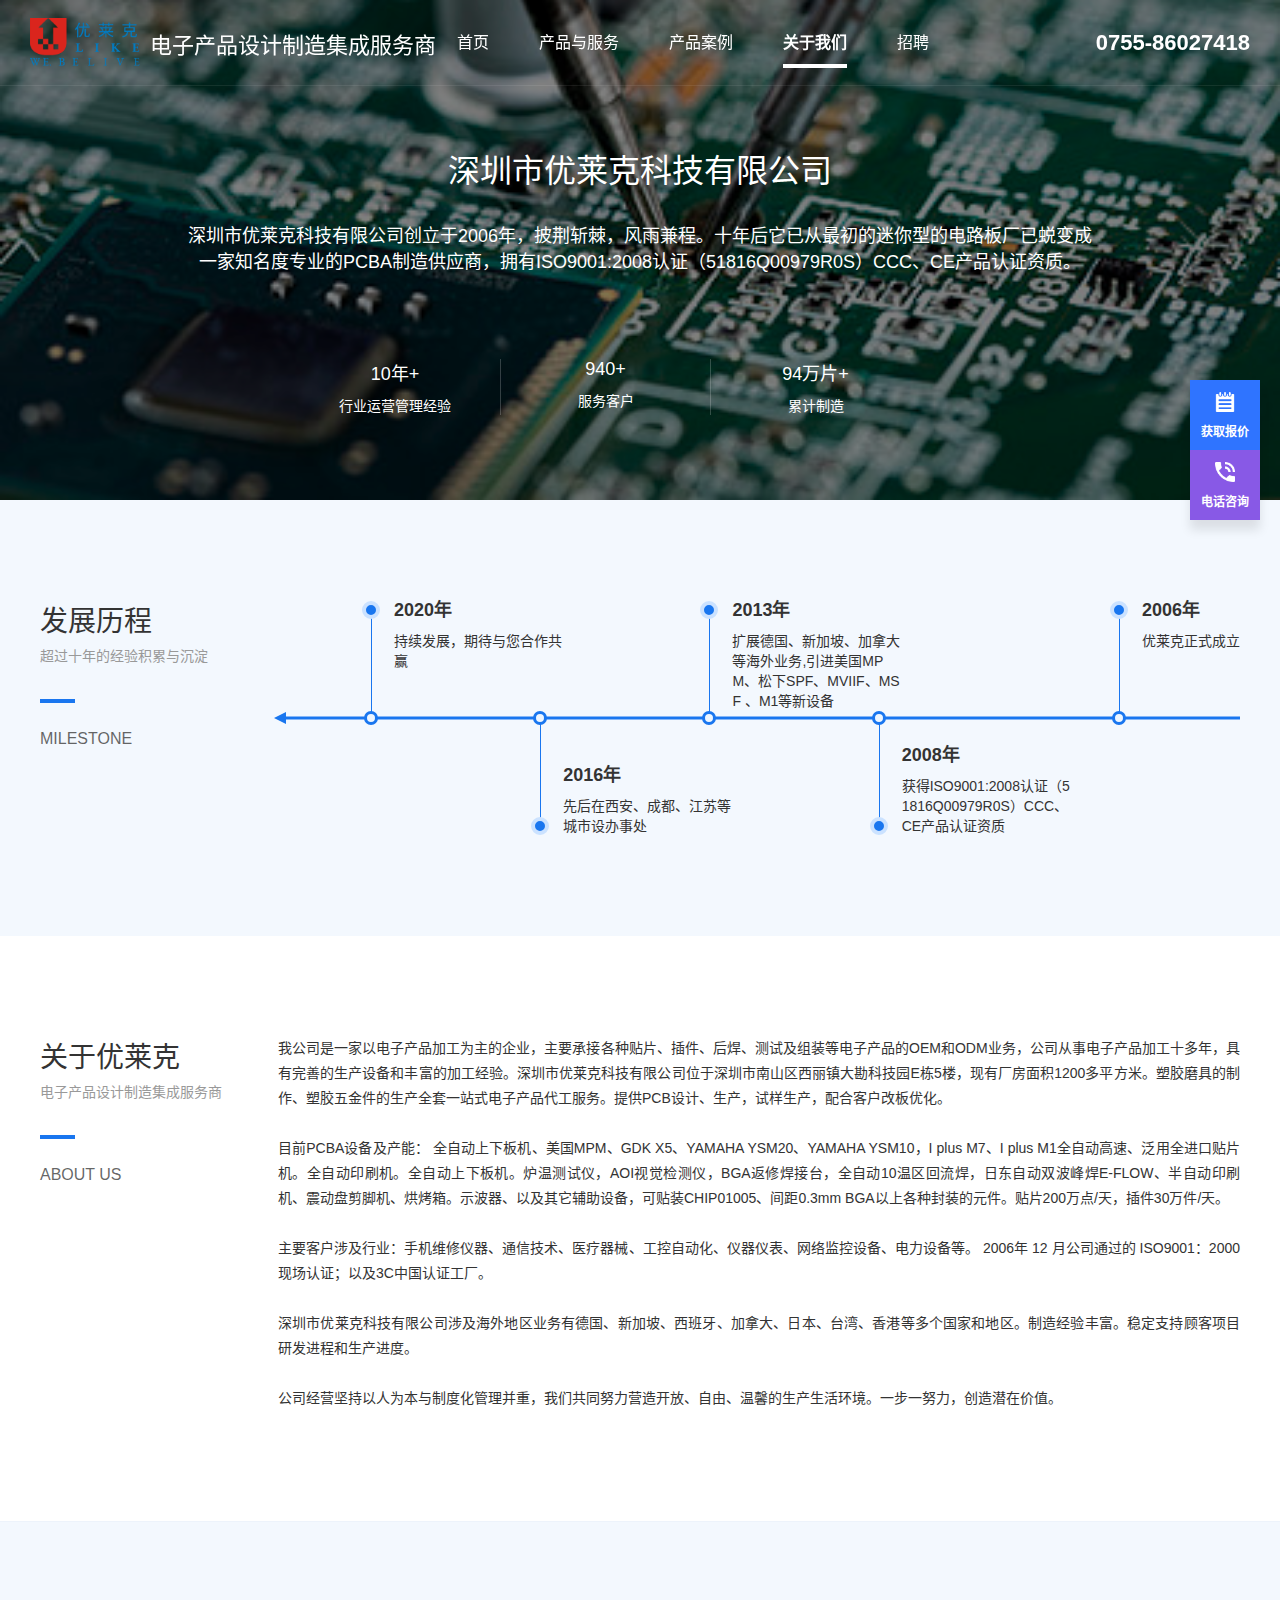
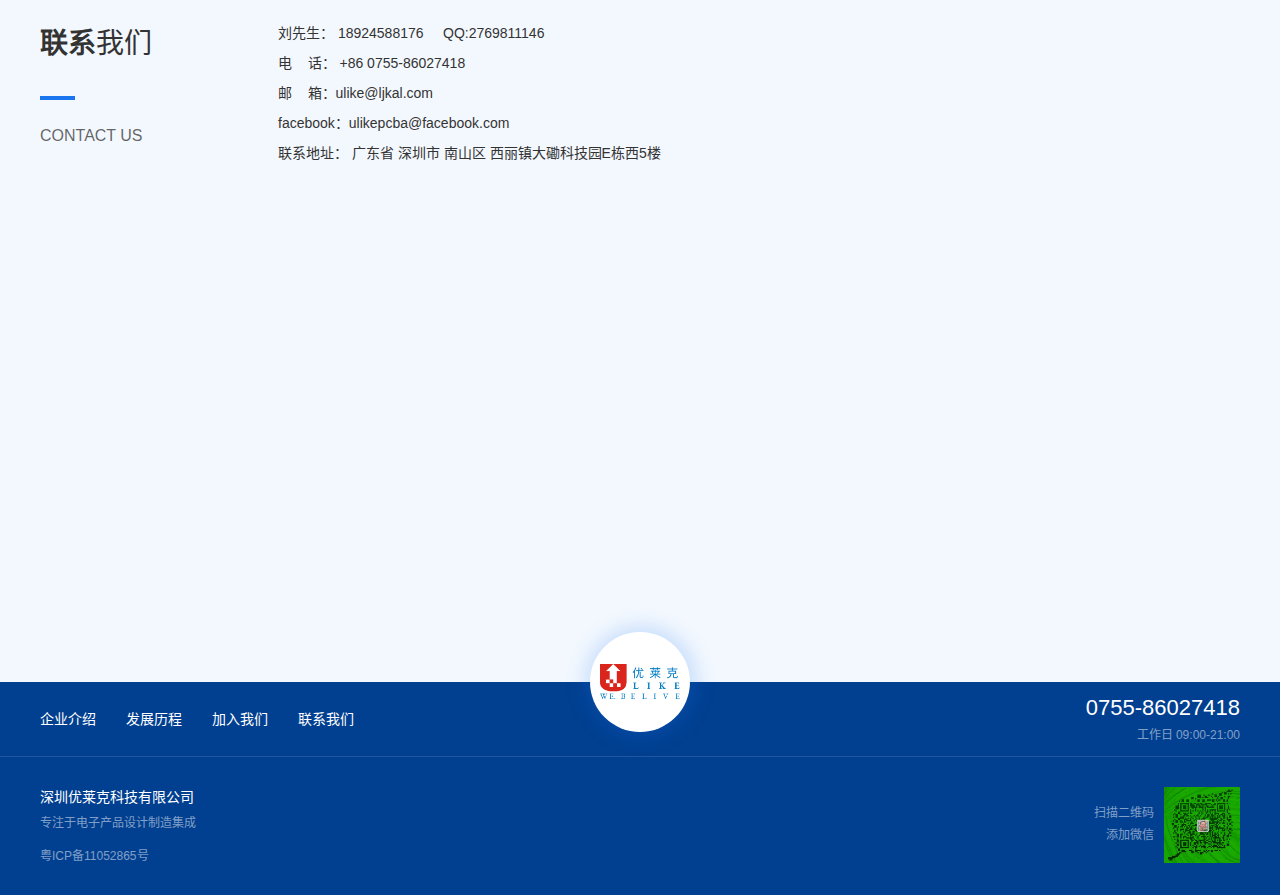
<file: about/index.html>
<!DOCTYPE html><html lang="zh-CN"><head><meta name="renderer" content="webkit"/><meta name="force-rendering" content="webkit"/><meta http-equiv="X-UA-Compatible" content="IE=Edge,chrome=1"/><script>
              // 判断 当前设备是否为移动设备
              function isMobile() {
                return /Android|webOS|iPhone|iPad|iPod|BlackBerry|IEMobile|Opera Mini/i.test(
                  window.navigator.userAgent,
                );
              }
              if (isMobile()) {
                window.location.href = 'https://mobile.ljkal.cn/';
              }
            </script><meta charSet="utf-8" class="next-head"/><link rel="shortcut icon" href="/static/favicon.ico" type="image/x-icon" class="next-head"/><meta name="viewport" content="width=device-width,initial-scale=1.0,minimum-scale=1.0" class="next-head"/><title class="next-head">关于我们 - 优莱克</title><meta name="description" content="优莱克，ULIKE，smt工厂,PCBA工厂,PCB线路板,贴片加工,插件加工，研发设计pcb,样品制作，小批量生产" class="next-head"/><meta name="keyword" content="PCBA加工厂,ULIKE,优莱克，SMT贴片加工,插件加工，线路板，电路板，PCBA代工代料，PCBA包工包料，tv box,A20,A31S,PCBA,RK3368,RK3168,RK3268,瑞星微" class="next-head"/><link rel="preload" href="/_next/static/okqa1QguUWa0Pac0HTZ9g/pages/about.js" as="script"/><link rel="preload" href="/_next/static/okqa1QguUWa0Pac0HTZ9g/pages/_app.js" as="script"/><link rel="preload" href="/_next/static/runtime/webpack-8ed9452df514b4d17d80.js" as="script"/><link rel="preload" href="/_next/static/chunks/commons.874f8347c1d96e9359be.js" as="script"/><link rel="preload" href="/_next/static/chunks/styles.152f3b2686e1bd405b80.js" as="script"/><link rel="preload" href="/_next/static/runtime/main-c5d056c13d5a142ace09.js" as="script"/><link rel="stylesheet" href="/_next/static/css/styles.4427737a.chunk.css"/></head><body class="custom_class"><div id="__next"><div id="header" class="navigator___W0HeU false"><div class="logo___2gUZt"><img class="tdlLogo___2H6C0" src="[data-uri]" alt=""/><span class="sub___1zhM1">电子产品设计制造集成服务商</span></div><div class="menus___yPfXP"><a href="/home/">首页</a><a href="/product/">产品与服务</a><a href="/solution/">产品案例</a><a class="active___9hGQh" href="/about/">关于我们</a><a href="/staff/">招聘</a></div><a class="phone___1aE4H" href="tel:0755-86027418"><i class="iconfont icondianhua"></i>0755-86027418</a></div><div class="rightBar___3ERTz"><div class="quotation___3gd5o"><img src="[data-uri]" alt="获取报价"/><p>获取报价</p><div class="quotationModel quotationModel___sfe_7"><div class="quotationContent___2Z7-s"><div class="tittle___2HnRX">获取报价</div><div class="sign___1-6y0"></div><input type="text" value="" placeholder="请输入您的电话号码" maxLength="13" class="input___1eF5q"/><button type="button" class="button___1P0kZ">立即预约</button></div></div></div><div class="phone___2Zez5"><img src="[data-uri]" alt="电话咨询"/><p>电话咨询</p><div class="phoneModel___2JoUF"><div class="phoneContent___2u0S2"><i class="iconfont icondianhua"></i>0755-86027418</div></div></div></div><div class="container___kiA0W "><div class="center___aPCOe"><div class="close___3JW_f"><i class="iconfont iconclose-small"></i></div><div class="okIcon___2WX9m"><i class="iconfont icontick"></i></div><div class="title___1-Yb8">我们已收到您的服务申请！</div><div class="des___1mHMc">我们的工作人员将会在30分钟内与您联系<br/>请保持通讯畅通，感谢您对优莱克的支持与信任</div></div></div><div class="banner___2dRoK"><div class="content___2Fm-v"><div class="title___2tgi-">深圳市优莱克科技有限公司</div><div class="desc___3ty0f"> 深圳市优莱克科技有限公司创立于2006年，披荆斩棘，风雨兼程。十年后它已从最初的迷你型的电路板厂已蜕变成一家知名度专业的PCBA制造供应商，拥有ISO9001:2008认证（51816Q00979R0S）CCC、CE产品认证资质。 </div></div><div class="countWrap___edVnR center"><div class="item___1n67Y"><div class="count___1gLJA"><span>0</span>年+</div><div class="desc___3ty0f">行业运营管理经验</div></div><div class="item___1n67Y"><div class="count___1gLJA"><span>0</span>+</div><div class="desc___3ty0f">服务客户</div></div><div class="item___1n67Y"><div class="count___1gLJA"><span>0</span>万片+</div><div class="desc___3ty0f">累计制造</div></div></div></div><div class="milestone___-jqlD" id="milestone"><div class="center-block"><div class="block-left"><div class="heading___3KU8Y "><div class="title___8F9Dg">发展历程</div><div class="des___3muBT">超过十年的经验积累与沉淀</div><div class="split___2KUky "></div><div class="en___2GI6n"><span>MILESTONE</span></div></div></div><div class="block-right"><div class="timeline___TY9u1"><div class="item___1iRfT"><div class="itemContent___2Al4I"><i class="anchor___2bJtq"></i><i class="decorator___3RLxp"></i><div class="year___3N1O3">2006年</div><div class="event___2rxBz">优莱克正式成立</div></div></div><div class="item___1iRfT"><div class="itemContent___2Al4I"><i class="anchor___2bJtq"></i><i class="decorator___3RLxp"></i><div class="year___3N1O3">2008年</div><div class="event___2rxBz">获得ISO9001:2008认证（51816Q00979R0S）CCC、CE产品认证资质</div></div></div><div class="item___1iRfT"><div class="itemContent___2Al4I"><i class="anchor___2bJtq"></i><i class="decorator___3RLxp"></i><div class="year___3N1O3">2013年</div><div class="event___2rxBz">扩展德国、新加坡、加拿大等海外业务,引进美国MPM、松下SPF、MVIIF、MSF 、M1等新设备</div></div></div><div class="item___1iRfT"><div class="itemContent___2Al4I"><i class="anchor___2bJtq"></i><i class="decorator___3RLxp"></i><div class="year___3N1O3">2016年</div><div class="event___2rxBz">先后在西安、成都、江苏等城市设办事处</div></div></div><div class="item___1iRfT"><div class="itemContent___2Al4I"><i class="anchor___2bJtq"></i><i class="decorator___3RLxp"></i><div class="year___3N1O3">2020年</div><div class="event___2rxBz">持续发展，期待与您合作共赢</div></div></div></div></div></div></div><div class="Introduce___1qhVD" id="aboutUs"><div class="center-block"><div class="block-left"><div class="heading___3KU8Y "><div class="title___8F9Dg">关于优莱克</div><div class="des___3muBT">电子产品设计制造集成服务商</div><div class="split___2KUky "></div><div class="en___2GI6n"><span>ABOUT US</span></div></div></div><div class="block-right right___KnW8R">我公司是一家以电子产品加工为主的企业，主要承接各种贴片、插件、后焊、测试及组装等电子产品的OEM和ODM业务，公司从事电子产品加工十多年，具有完善的生产设备和丰富的加工经验。深圳市优莱克科技有限公司位于深圳市南山区西丽镇大勘科技园E栋5楼，现有厂房面积1200多平方米。塑胶磨具的制作、塑胶五金件的生产全套一站式电子产品代工服务。提供PCB设计、生产，试样生产，配合客户改板优化。<br/><br/>目前PCBA设备及产能： 全自动上下板机、美国MPM、GDK X5、YAMAHA YSM20、YAMAHA YSM10，I plus M7、I plus M1全自动高速、泛用全进口贴片机。全自动印刷机。全自动上下板机。炉温测试仪，AOI视觉检测仪，BGA返修焊接台，全自动10温区回流焊，日东自动双波峰焊E-FLOW、半自动印刷机、震动盘剪脚机、烘烤箱。示波器、以及其它辅助设备，可贴装CHIP01005、间距0.3mm BGA以上各种封装的元件。贴片200万点/天，插件30万件/天。 <br/><br/>主要客户涉及行业：手机维修仪器、通信技术、医疗器械、工控自动化、仪器仪表、网络监控设备、电力设备等。 2006年 12 月公司通过的 ISO9001：2000 现场认证；以及3C中国认证工厂。 <br/><br/>深圳市优莱克科技有限公司涉及海外地区业务有德国、新加坡、西班牙、加拿大、日本、台湾、香港等多个国家和地区。制造经验丰富。稳定支持顾客项目研发进程和生产进度。 <br/><br/>公司经营坚持以人为本与制度化管理并重，我们共同努力营造开放、自由、温馨的生产生活环境。一步一努力，创造潜在价值。 <br/><br/></div></div></div><div class="Address___3UXUX" id="contactUs"><div class="center-block"><div class="block-left"><div class="heading___3KU8Y "><div class="title___8F9Dg"><span><b>联系</b>我们</span></div><div class="split___2KUky "></div><div class="en___2GI6n"><span>CONTACT US</span></div></div></div><div class="block-right"><div class="content___3uFwM"><div class="left___11buQ"><div class="address___1Vlq2">刘先生： <span>18924588176     QQ:2769811146</span></div><div class="address___1Vlq2">电    话：<span> +86 0755-86027418  </span></div><div class="address___1Vlq2">邮    箱：<span>ulike@ljkal.com</span> </div><div class="address___1Vlq2">facebook：<span>ulikepcba@facebook.com  </span> </div><div class="address___1Vlq2">联系地址：<span> <!-- -->广东省 深圳市 南山区 西丽镇大磡科技园E栋西5楼</span></div></div><div class="map___2V2DF"><iframe src="https://m.amap.com/navi/?dest=113.977832%2C22.616969&amp;destName=%E5%B9%BF%E4%B8%9C%E7%9C%81%20%E6%B7%B1%E5%9C%B3%E5%B8%82%20%E5%8D%97%E5%B1%B1%E5%8C%BA%20%E8%A5%BF%E4%B8%BD%E9%95%87%E5%A4%A7%E7%A3%A1%E7%A7%91%E6%8A%80%E5%9B%ADE%E6%A0%8B%E8%A5%BF5%E6%A5%BC&amp;key=51b5cb95df86a78da6484cb06ec8e14d&amp;hideRouteIcon=0" frameBorder="0" title="联系地址"></iframe></div></div></div></div></div><div class="pageFooter___3p-AC"><div class="icon___32J1r"><img class="tdlLogo___2seKI" src="[data-uri]" alt=""/></div><div class="top___3FnMG"><div class="center"><div class="left___1C1Q7"><ul class="links___1txTC"><li><a href="/about/#aboutUs">企业介绍</a></li><li><a href="/about/#milestone">发展历程</a></li><li><a href="/staff/#jobs">加入我们</a></li><li><a href="/about/#contactUs">联系我们</a></li></ul></div><div class="right___3GuGY"><div class="phone___31iYp"><i class="iconfont icondianhua"></i><a href="tel:0755-86027418">0755-86027418<!-- --> </a></div><div class="workTime___1shcd">工作日 09:00-21:00</div></div></div></div><div class="bottom___13DLW"><div class="center"><div class="left___1C1Q7"><div>深圳<!-- -->优莱克<!-- -->科技有限公司</div><div class="desc___1fm03">专注于电子产品设计制造集成 </div><div class="copyright___1eE4D"><a href="http://beian.miit.gov.cn/" target="_blank" rel="noopener noreferrer">粤ICP备11052865号</a></div></div><div></div><div class="right___3GuGY"><div class="qrCodeDes___2vblB">扫描二维码<br/>添加微信</div><img src="/_next/static/images/qrcode_ad3acbb.jpg" class="qrCode___wbLgs" alt="优莱克微信公众号二维码"/></div></div></div></div><div id="notification-wrapper"></div></div><script id="__NEXT_DATA__" type="application/json">{"dataManager":"[]","props":{"pageProps":{}},"page":"/about","query":{},"buildId":"okqa1QguUWa0Pac0HTZ9g","dynamicBuildId":false,"nextExport":true}</script><script async="" id="__NEXT_PAGE__/about" src="/_next/static/okqa1QguUWa0Pac0HTZ9g/pages/about.js"></script><script async="" id="__NEXT_PAGE__/_app" src="/_next/static/okqa1QguUWa0Pac0HTZ9g/pages/_app.js"></script><script src="/_next/static/runtime/webpack-8ed9452df514b4d17d80.js" async=""></script><script src="/_next/static/chunks/commons.874f8347c1d96e9359be.js" async=""></script><script src="/_next/static/chunks/styles.152f3b2686e1bd405b80.js" async=""></script><script src="/_next/static/runtime/main-c5d056c13d5a142ace09.js" async=""></script></body></html>
</file>
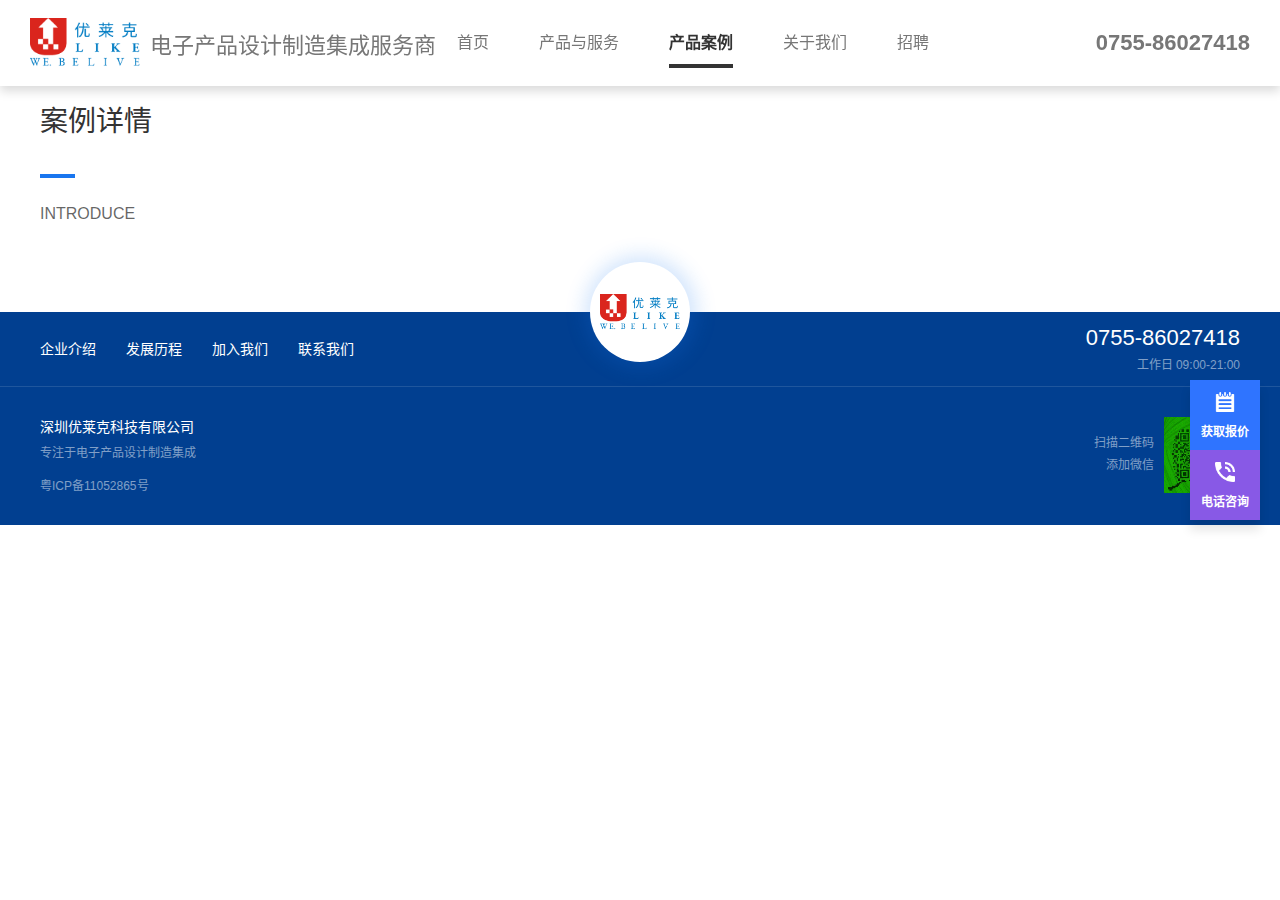
<file: detail/index.html>
<!DOCTYPE html><html lang="zh-CN"><head><meta name="renderer" content="webkit"/><meta name="force-rendering" content="webkit"/><meta http-equiv="X-UA-Compatible" content="IE=Edge,chrome=1"/><script>
              // 判断 当前设备是否为移动设备
              function isMobile() {
                return /Android|webOS|iPhone|iPad|iPod|BlackBerry|IEMobile|Opera Mini/i.test(
                  window.navigator.userAgent,
                );
              }
              if (isMobile()) {
                window.location.href = 'https://mobile.ljkal.cn/';
              }
            </script><meta charSet="utf-8" class="next-head"/><link rel="shortcut icon" href="/static/favicon.ico" type="image/x-icon" class="next-head"/><meta name="viewport" content="width=device-width,initial-scale=1.0,minimum-scale=1.0" class="next-head"/><title class="next-head">产品案例 - 优莱克</title><meta name="description" content="优莱克，ULIKE，smt工厂,PCBA工厂,PCB线路板,贴片加工,插件加工，研发设计pcb,样品制作，小批量生产" class="next-head"/><meta name="keyword" content="PCBA加工厂,ULIKE,优莱克，SMT贴片加工,插件加工，线路板，电路板，PCBA代工代料，PCBA包工包料，tv box,A20,A31S,PCBA,RK3368,RK3168,RK3268,瑞星微" class="next-head"/><link rel="preload" href="/_next/static/okqa1QguUWa0Pac0HTZ9g/pages/detail.js" as="script"/><link rel="preload" href="/_next/static/okqa1QguUWa0Pac0HTZ9g/pages/_app.js" as="script"/><link rel="preload" href="/_next/static/runtime/webpack-8ed9452df514b4d17d80.js" as="script"/><link rel="preload" href="/_next/static/chunks/commons.874f8347c1d96e9359be.js" as="script"/><link rel="preload" href="/_next/static/chunks/styles.152f3b2686e1bd405b80.js" as="script"/><link rel="preload" href="/_next/static/runtime/main-c5d056c13d5a142ace09.js" as="script"/><link rel="stylesheet" href="/_next/static/css/styles.4427737a.chunk.css"/></head><body class="custom_class"><div id="__next"><div id="header" class="navigator___W0HeU notTop___2Dp8X"><div class="logo___2gUZt"><img class="tdlLogo___2H6C0" src="[data-uri]" alt=""/><span class="sub___1zhM1">电子产品设计制造集成服务商</span></div><div class="menus___yPfXP"><a href="/home/">首页</a><a href="/product/">产品与服务</a><a class="active___9hGQh" href="/solution/">产品案例</a><a href="/about/">关于我们</a><a href="/staff/">招聘</a></div><a class="phone___1aE4H" href="tel:0755-86027418"><i class="iconfont icondianhua"></i>0755-86027418</a></div><div class="rightBar___3ERTz"><div class="quotation___3gd5o"><img src="[data-uri]" alt="获取报价"/><p>获取报价</p><div class="quotationModel quotationModel___sfe_7"><div class="quotationContent___2Z7-s"><div class="tittle___2HnRX">获取报价</div><div class="sign___1-6y0"></div><input type="text" value="" placeholder="请输入您的电话号码" maxLength="13" class="input___1eF5q"/><button type="button" class="button___1P0kZ">立即预约</button></div></div></div><div class="phone___2Zez5"><img src="[data-uri]" alt="电话咨询"/><p>电话咨询</p><div class="phoneModel___2JoUF"><div class="phoneContent___2u0S2"><i class="iconfont icondianhua"></i>0755-86027418</div></div></div></div><div class="container___kiA0W "><div class="center___aPCOe"><div class="close___3JW_f"><i class="iconfont iconclose-small"></i></div><div class="okIcon___2WX9m"><i class="iconfont icontick"></i></div><div class="title___1-Yb8">我们已收到您的服务申请！</div><div class="des___1mHMc">我们的工作人员将会在30分钟内与您联系<br/>请保持通讯畅通，感谢您对优莱克的支持与信任</div></div></div><div class="Introduce___1poLS" id="Introduce"><div class="center-block"><div class="block-left"><div class="heading___3KU8Y "><div class="title___8F9Dg">案例详情</div><div class="split___2KUky "></div><div class="en___2GI6n"><span>introduce</span></div></div></div><div class="block-right right___23umw"><div class="title___SguJK"></div><div></div><div></div><div class="images___19_8Q"></div></div></div></div><div class="pageFooter___3p-AC"><div class="icon___32J1r"><img class="tdlLogo___2seKI" src="[data-uri]" alt=""/></div><div class="top___3FnMG"><div class="center"><div class="left___1C1Q7"><ul class="links___1txTC"><li><a href="/about/#aboutUs">企业介绍</a></li><li><a href="/about/#milestone">发展历程</a></li><li><a href="/staff/#jobs">加入我们</a></li><li><a href="/about/#contactUs">联系我们</a></li></ul></div><div class="right___3GuGY"><div class="phone___31iYp"><i class="iconfont icondianhua"></i><a href="tel:0755-86027418">0755-86027418<!-- --> </a></div><div class="workTime___1shcd">工作日 09:00-21:00</div></div></div></div><div class="bottom___13DLW"><div class="center"><div class="left___1C1Q7"><div>深圳<!-- -->优莱克<!-- -->科技有限公司</div><div class="desc___1fm03">专注于电子产品设计制造集成 </div><div class="copyright___1eE4D"><a href="http://beian.miit.gov.cn/" target="_blank" rel="noopener noreferrer">粤ICP备11052865号</a></div></div><div></div><div class="right___3GuGY"><div class="qrCodeDes___2vblB">扫描二维码<br/>添加微信</div><img src="/_next/static/images/qrcode_ad3acbb.jpg" class="qrCode___wbLgs" alt="优莱克微信公众号二维码"/></div></div></div></div><div id="notification-wrapper"></div></div><script id="__NEXT_DATA__" type="application/json">{"dataManager":"[]","props":{"pageProps":{}},"page":"/detail","query":{},"buildId":"okqa1QguUWa0Pac0HTZ9g","dynamicBuildId":false,"nextExport":true}</script><script async="" id="__NEXT_PAGE__/detail" src="/_next/static/okqa1QguUWa0Pac0HTZ9g/pages/detail.js"></script><script async="" id="__NEXT_PAGE__/_app" src="/_next/static/okqa1QguUWa0Pac0HTZ9g/pages/_app.js"></script><script src="/_next/static/runtime/webpack-8ed9452df514b4d17d80.js" async=""></script><script src="/_next/static/chunks/commons.874f8347c1d96e9359be.js" async=""></script><script src="/_next/static/chunks/styles.152f3b2686e1bd405b80.js" async=""></script><script src="/_next/static/runtime/main-c5d056c13d5a142ace09.js" async=""></script></body></html>
</file>
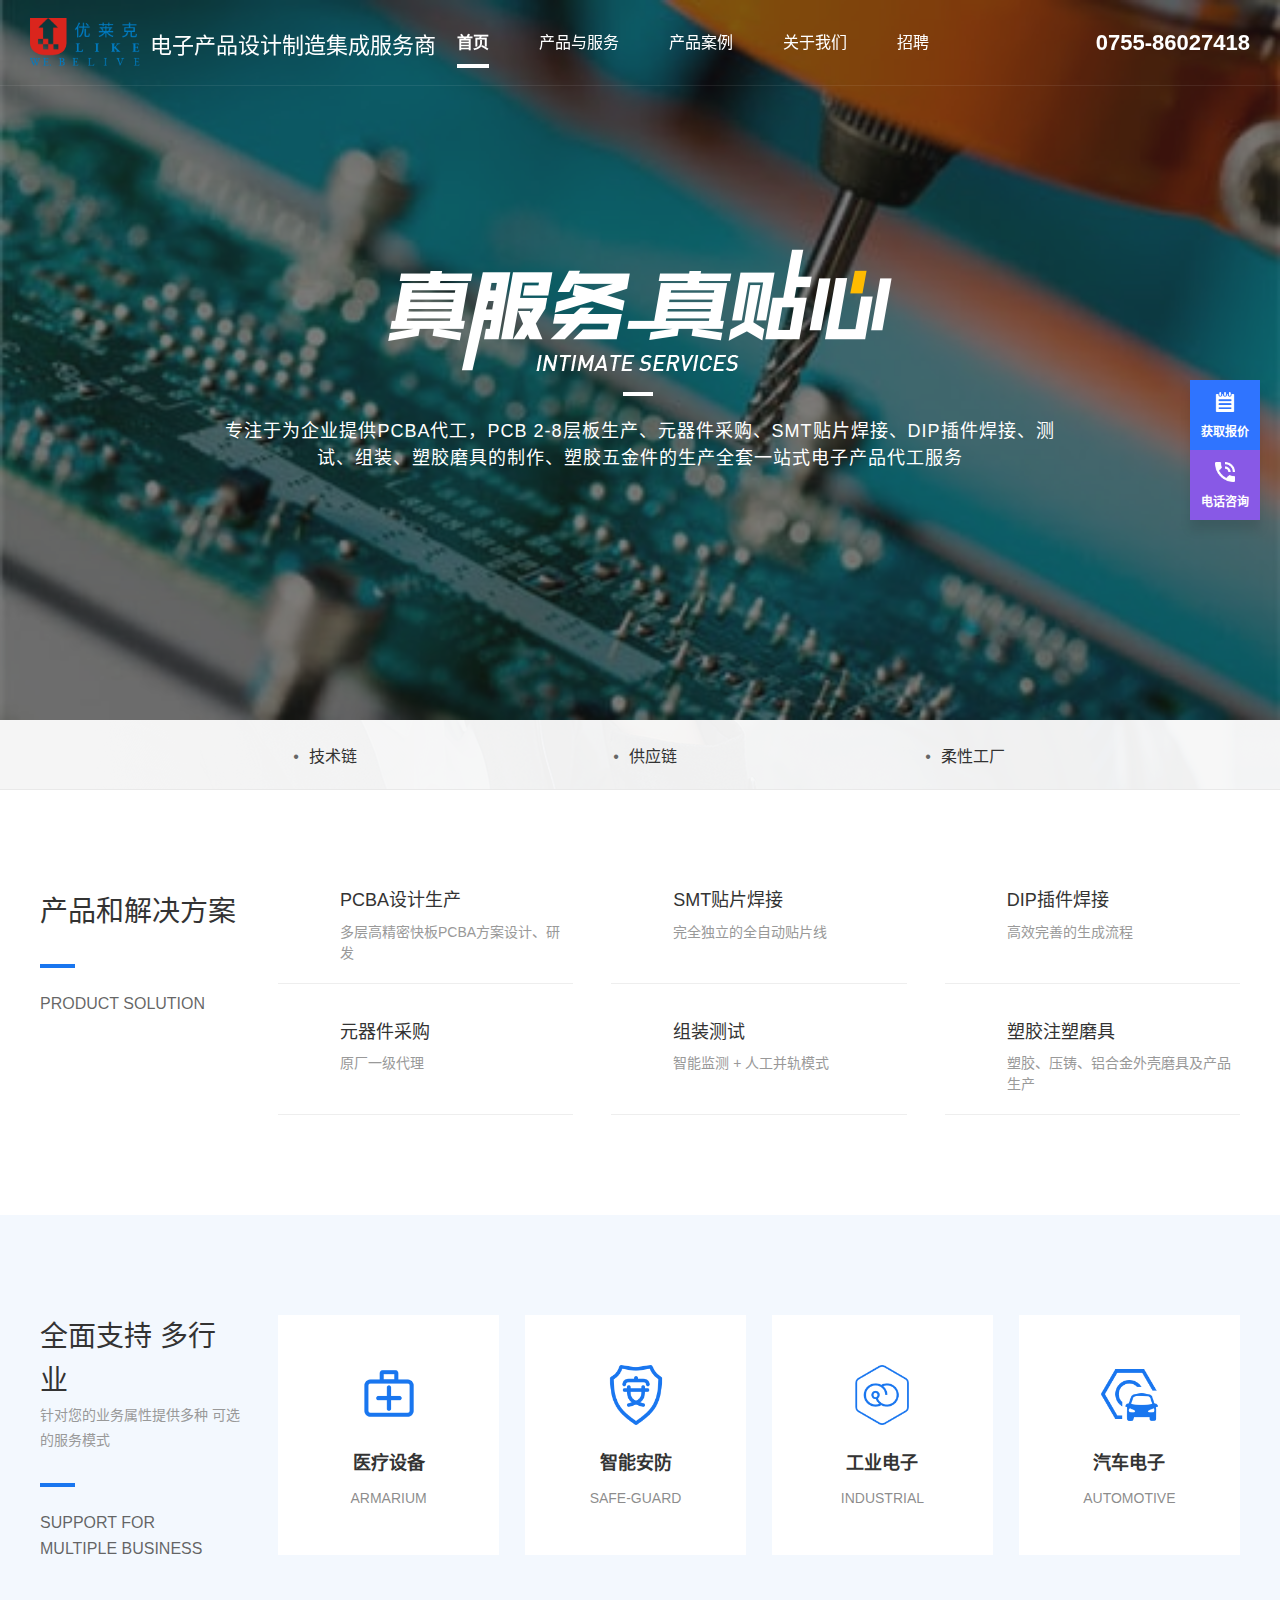
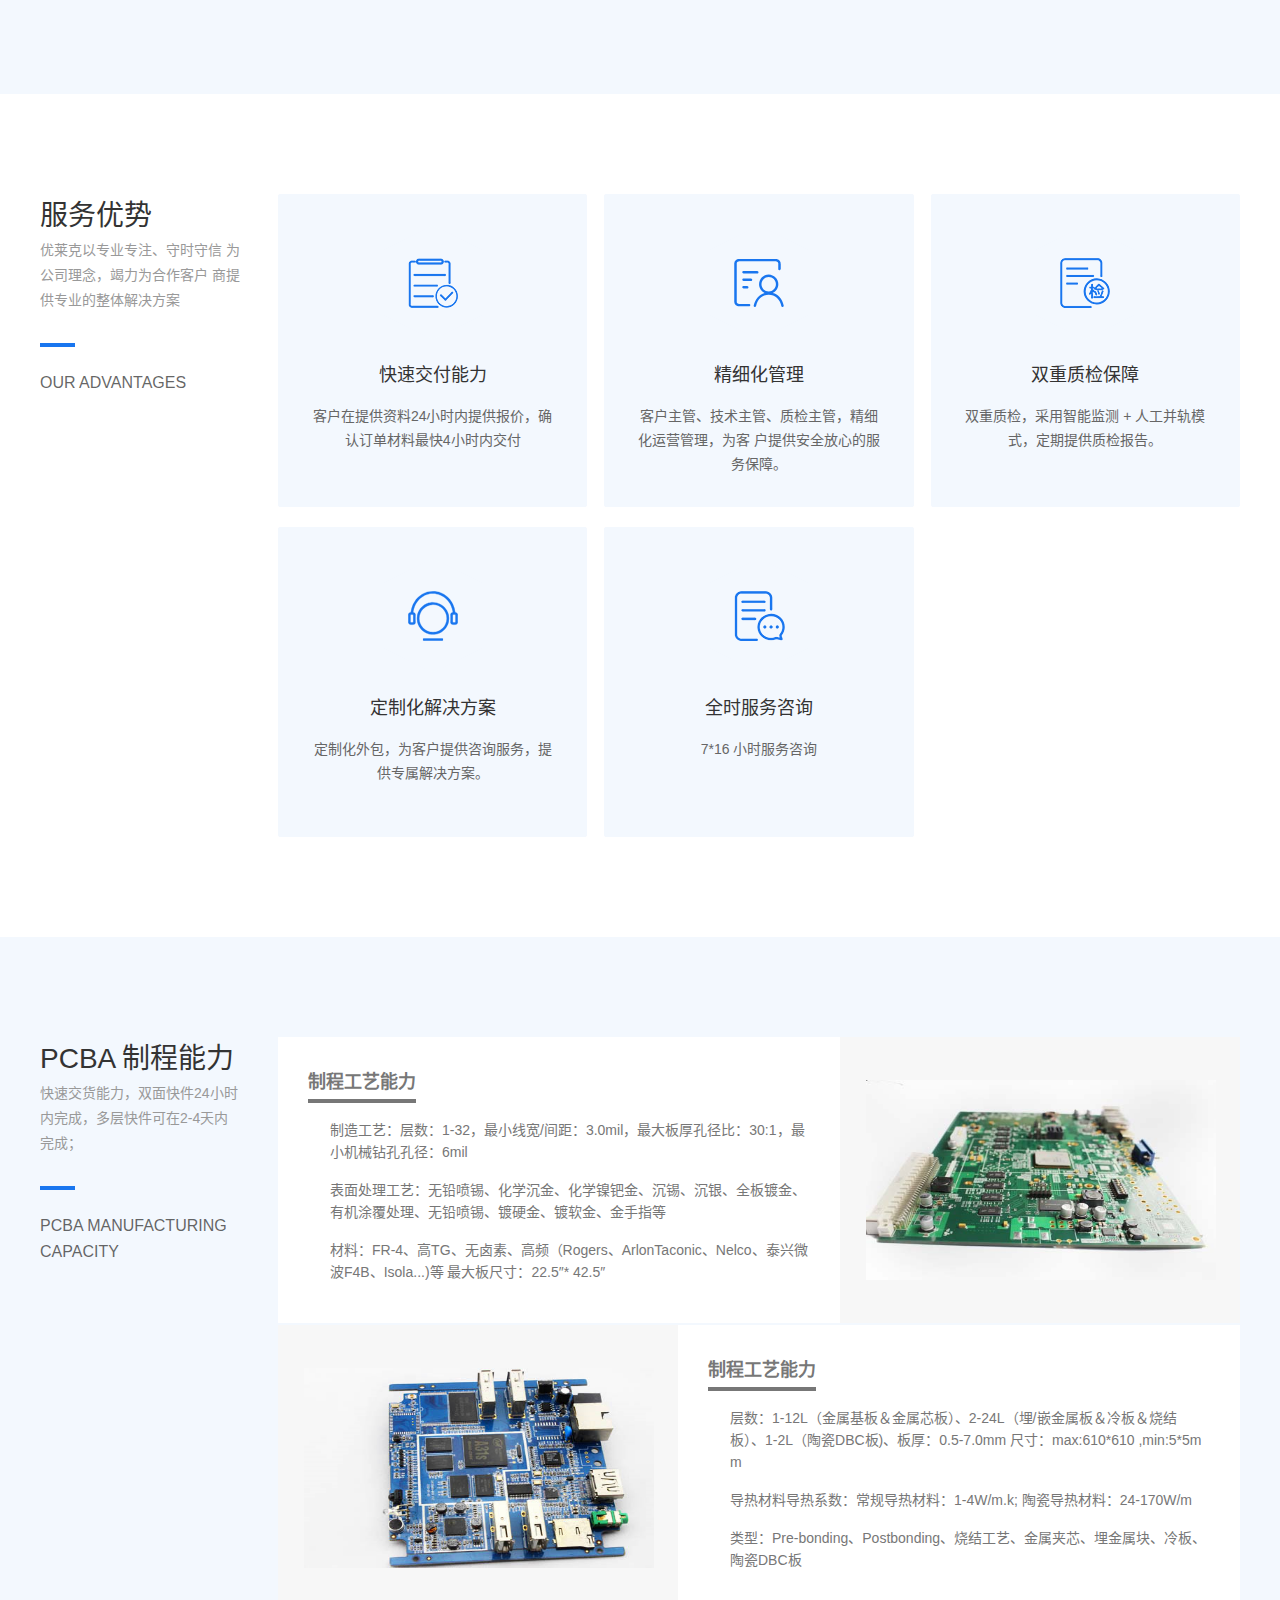
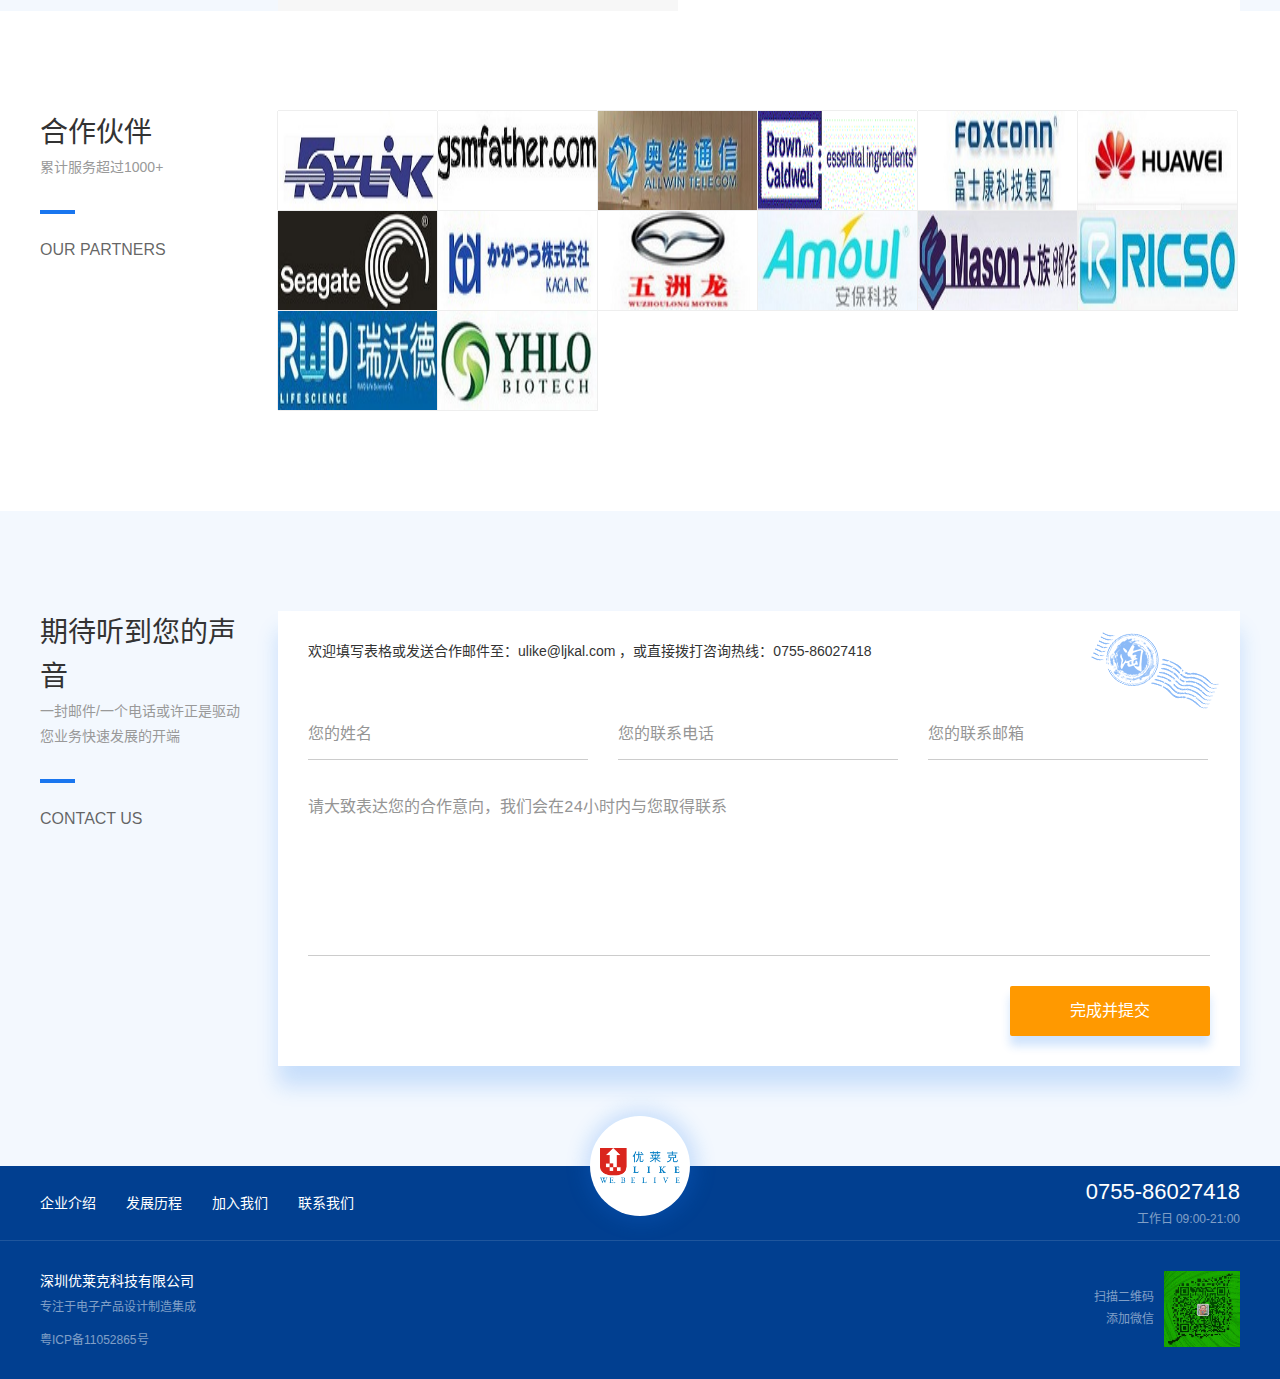
<file: home/index.html>
<!DOCTYPE html><html lang="zh-CN"><head><meta name="renderer" content="webkit"/><meta name="force-rendering" content="webkit"/><meta http-equiv="X-UA-Compatible" content="IE=Edge,chrome=1"/><script>
              // 判断 当前设备是否为移动设备
              function isMobile() {
                return /Android|webOS|iPhone|iPad|iPod|BlackBerry|IEMobile|Opera Mini/i.test(
                  window.navigator.userAgent,
                );
              }
              if (isMobile()) {
                window.location.href = 'https://mobile.ljkal.cn/';
              }
            </script><meta charSet="utf-8" class="next-head"/><link rel="shortcut icon" href="/static/favicon.ico" type="image/x-icon" class="next-head"/><meta name="viewport" content="width=device-width,initial-scale=1.0,minimum-scale=1.0" class="next-head"/><title class="next-head">优莱克-电子产品设计制造集成服务商</title><meta name="description" content="优莱克，ULIKE，smt工厂,PCBA工厂,PCB线路板,贴片加工,插件加工，研发设计pcb,样品制作，小批量生产" class="next-head"/><meta name="keyword" content="PCBA加工厂,ULIKE,优莱克，SMT贴片加工,插件加工，线路板，电路板，PCBA代工代料，PCBA包工包料，tv box,A20,A31S,PCBA,RK3368,RK3168,RK3268,瑞星微" class="next-head"/><link rel="preload" href="/_next/static/okqa1QguUWa0Pac0HTZ9g/pages/home.js" as="script"/><link rel="preload" href="/_next/static/okqa1QguUWa0Pac0HTZ9g/pages/_app.js" as="script"/><link rel="preload" href="/_next/static/runtime/webpack-8ed9452df514b4d17d80.js" as="script"/><link rel="preload" href="/_next/static/chunks/commons.874f8347c1d96e9359be.js" as="script"/><link rel="preload" href="/_next/static/chunks/styles.152f3b2686e1bd405b80.js" as="script"/><link rel="preload" href="/_next/static/runtime/main-c5d056c13d5a142ace09.js" as="script"/><link rel="stylesheet" href="/_next/static/css/styles.4427737a.chunk.css"/></head><body class="custom_class"><div id="__next"><div id="header" class="navigator___W0HeU false"><div class="logo___2gUZt"><img class="tdlLogo___2H6C0" src="[data-uri]" alt=""/><span class="sub___1zhM1">电子产品设计制造集成服务商</span></div><div class="menus___yPfXP"><a class="active___9hGQh" href="/home/">首页</a><a href="/product/">产品与服务</a><a href="/solution/">产品案例</a><a href="/about/">关于我们</a><a href="/staff/">招聘</a></div><a class="phone___1aE4H" href="tel:0755-86027418"><i class="iconfont icondianhua"></i>0755-86027418</a></div><div class="rightBar___3ERTz"><div class="quotation___3gd5o"><img src="[data-uri]" alt="获取报价"/><p>获取报价</p><div class="quotationModel quotationModel___sfe_7"><div class="quotationContent___2Z7-s"><div class="tittle___2HnRX">获取报价</div><div class="sign___1-6y0"></div><input type="text" value="" placeholder="请输入您的电话号码" maxLength="13" class="input___1eF5q"/><button type="button" class="button___1P0kZ">立即预约</button></div></div></div><div class="phone___2Zez5"><img src="[data-uri]" alt="电话咨询"/><p>电话咨询</p><div class="phoneModel___2JoUF"><div class="phoneContent___2u0S2"><i class="iconfont icondianhua"></i>0755-86027418</div></div></div></div><div class="container___kiA0W "><div class="center___aPCOe"><div class="close___3JW_f"><i class="iconfont iconclose-small"></i></div><div class="okIcon___2WX9m"><i class="iconfont icontick"></i></div><div class="title___1-Yb8">我们已收到您的服务申请！</div><div class="des___1mHMc">我们的工作人员将会在30分钟内与您联系<br/>请保持通讯畅通，感谢您对优莱克的支持与信任</div></div></div><div class="topBanner___1u9Rm"><img class="slogan___3NVil" src="/_next/static/images/slogan_37c8603.png" alt=""/><div class="mission___Q8iMn">专注于为企业提供PCBA代工，PCB 2-8层板生产、元器件采购、SMT贴片焊接、DIP插件焊接、测试、组装、塑胶磨具的制作、塑胶五金件的生产全套一站式电子产品代工服务 </div></div><div class="effects___1HF7f"><div class="center___3VcVp"><div class="effect___2qr_e">技术链</div><div class="effect___2qr_e">供应链</div><div class="effect___2qr_e">柔性工厂</div></div></div><div class="blocks___2WQRW"><div class="Solutions___3SWGB"><div class="center-block"><div class="block-left"><div class="heading___3KU8Y "><div class="title___8F9Dg">产品和解决方案</div><div class="split___2KUky "></div><div class="en___2GI6n">Product solution</div></div></div><div class="block-right"><ul><li><div class="iconWrap___3qyml"><i class="iconfont iconzhaopin"></i></div><div class="textWrap___23zV8"><h3 class="title___lnKml">PCBA设计生产</h3><p class="des___1Orji">多层高精密快板PCBA方案设计、研发</p></div></li><li><div class="iconWrap___3qyml"><i class="iconfont iconmanage"></i></div><div class="textWrap___23zV8"><h3 class="title___lnKml">SMT贴片焊接</h3><p class="des___1Orji">完全独立的全自动贴片线</p></div></li><li><div class="iconWrap___3qyml"><i class="iconfont iconjiedaishenqing"></i></div><div class="textWrap___23zV8"><h3 class="title___lnKml">DIP插件焊接</h3><p class="des___1Orji">高效完善的生成流程</p></div></li><li><div class="iconWrap___3qyml"><i class="iconfont iconresources-h"></i></div><div class="textWrap___23zV8"><h3 class="title___lnKml">元器件采购</h3><p class="des___1Orji">原厂一级代理</p></div></li><li><div class="iconWrap___3qyml"><i class="iconfont icontishengzhuanhuashuai"></i></div><div class="textWrap___23zV8"><h3 class="title___lnKml">组装测试</h3><p class="des___1Orji">智能监测 + 人工并轨模式</p></div></li><li><div class="iconWrap___3qyml"><i class="iconfont iconpeixun "></i></div><div class="textWrap___23zV8"><h3 class="title___lnKml">塑胶注塑磨具</h3><p class="des___1Orji">塑胶、压铸、铝合金外壳磨具及产品生产</p></div></li></ul></div></div></div><div class="platform___2-O-_"><div class="center-block"><div class="block-left"><div class="heading___3KU8Y "><div class="title___8F9Dg">全面支持 多行业</div><div class="des___3muBT">针对您的业务属性提供多种 可选的服务模式</div><div class="split___2KUky "></div><div class="en___2GI6n">Support for<br/>multiple business</div></div></div><div class="block-right"><ul><li><div><img src="[data-uri]" alt="医疗设备"/></div><div class="title___30dBg">医疗设备</div><div class="des___OmUXH">armarium</div></li><li><div><img src="/_next/static/images/icon/img1_5b748ee.png" alt="智能安防"/></div><div class="title___30dBg">智能安防</div><div class="des___OmUXH">safe-guard</div></li><li><div><img src="/_next/static/images/icon/img2_9325ad3.png" alt="工业电子"/></div><div class="title___30dBg">工业电子</div><div class="des___OmUXH">industrial</div></li><li><div><img src="/_next/static/images/icon/img4_6b628f9.png" alt="汽车电子"/></div><div class="title___30dBg">汽车电子</div><div class="des___OmUXH">automotive</div></li></ul></div></div></div><div class="Advantages___UqOpb"><div class="center-block"><div class="block-left"><div class="heading___3KU8Y "><div class="title___8F9Dg">服务优势</div><div class="des___3muBT">优莱克以专业专注、守时守信 为公司理念，竭力为合作客户 商提供专业的整体解决方案</div><div class="split___2KUky "></div><div class="en___2GI6n">Our advantages</div></div></div><ul class="block-right undefined"><li><div class="content___3Hczy"><span class="icon___Otx3G" style="background-position:0px 230px"></span><h3 class="title___1K7pV">快速交付能力</h3><p class="des___3eYV0">客户在提供资料24小时内提供报价，确认订单材料最快4小时内交付</p></div></li><li><div class="content___3Hczy"><span class="icon___Otx3G" style="background-position:0px 460px"></span><h3 class="title___1K7pV">精细化管理</h3><p class="des___3eYV0">客户主管、技术主管、质检主管，精细化运营管理，为客 户提供安全放心的服务保障。</p></div></li><li><div class="content___3Hczy"><span class="icon___Otx3G" style="background-position:0px 345px"></span><h3 class="title___1K7pV">双重质检保障</h3><p class="des___3eYV0">双重质检，采用智能监测 + 人工并轨模式，定期提供质检报告。</p></div></li><li><div class="content___3Hczy"><span class="icon___Otx3G" style="background-position:0px 0px"></span><h3 class="title___1K7pV">定制化解决方案</h3><p class="des___3eYV0">定制化外包，为客户提供咨询服务，提供专属解决方案。</p></div></li><li><div class="content___3Hczy"><span class="icon___Otx3G" style="background-position:0px 115px"></span><h3 class="title___1K7pV">全时服务咨询</h3><p class="des___3eYV0">7*16 小时服务咨询</p></div></li></ul></div></div><div class="Ability___1nWhS"><div class="center-block"><div class="block-left"><div class="heading___3KU8Y "><div class="title___8F9Dg">PCBA 制程能力</div><div class="des___3muBT">快速交货能力，双面快件24小时内完成，多层快件可在2-4天内完成；</div><div class="split___2KUky "></div><div class="en___2GI6n"><span>PCBA manufacturing capacity</span></div></div></div><div class="block-right"><div class="line___1lILB"><div class="imageContainer___2R5FL"><img class="matchImg___3Dpal" style="margin-left:2px" src="/_next/static/images/cases/pcba/cases/1/images/ia_200000001_ee3065d.jpg" alt="制程工艺能力" width="550" height="350"/></div><div class="listWrap___3PE1U"><div class="title___1XHnZ">制程工艺能力</div><img src="[data-uri]" class="bgIcon___2Bvxj" alt=""/><ul class="list___1GlbE"><li class="item___3pf-Y"><i class="iconfont icontick"></i>制造工艺：层数：1-32，最小线宽/间距：3.0mil，最大板厚孔径比：30:1，最小机械钻孔孔径：6mil </li><li class="item___3pf-Y"><i class="iconfont icontick"></i>表面处理工艺：无铅喷锡、化学沉金、化学镍钯金、沉锡、沉银、全板镀金、有机涂覆处理、无铅喷锡、镀硬金、镀软金、金手指等 </li><li class="item___3pf-Y"><i class="iconfont icontick"></i>材料：FR-4、高TG、无卤素、高频（Rogers、ArlonTaconic、Nelco、泰兴微波F4B、Isola...)等 最大板尺寸：22.5″* 42.5″</li></ul></div></div><div class="line___1lILB"><div class="imageContainer___2R5FL"><img class="matchImg___3Dpal" style="margin-left:2px" src="/_next/static/images/cases/pcba/cases/6/images/ia_800000001_3624cef.jpg" alt="制程工艺能力" width="550" height="350"/></div><div class="listWrap___3PE1U"><div class="title___1XHnZ">制程工艺能力</div><img src="[data-uri]" class="bgIcon___2Bvxj" alt=""/><ul class="list___1GlbE"><li class="item___3pf-Y"><i class="iconfont icontick"></i>层数：1-12L（金属基板＆金属芯板）、2-24L（埋/嵌金属板＆冷板＆烧结板）、1-2L（陶瓷DBC板)、板厚：0.5-7.0mm 尺寸：max:610*610 ,min:5*5mm</li><li class="item___3pf-Y"><i class="iconfont icontick"></i>导热材料导热系数：常规导热材料：1-4W/m.k; 陶瓷导热材料：24-170W/m</li><li class="item___3pf-Y"><i class="iconfont icontick"></i>类型：Pre-bonding、Postbonding、烧结工艺、金属夹芯、埋金属块、冷板、陶瓷DBC板</li></ul></div></div></div></div></div><div class="partner___1yKoC"><div class="center-block"><div class="block-left"><div class="heading___3KU8Y "><div class="title___8F9Dg">合作伙伴</div><div class="des___3muBT">累计服务超过1000+</div><div class="split___2KUky "></div><div class="en___2GI6n">OUR PARTNERS</div></div></div><div class="block-right"><ul><li><img src="[data-uri]" class="campanyLogo___2yAIn" alt=""/><div class="title___2Jzdg">正崴集团</div></li><li><img src="[data-uri]" class="campanyLogo___2yAIn" alt=""/><div class="title___2Jzdg">gsmfather</div></li><li><img src="/_next/static/images/company/Editor20157215474951_e21bc89.jpg" class="campanyLogo___2yAIn" alt=""/><div class="title___2Jzdg">奥维通信</div></li><li><img src="[data-uri]" class="campanyLogo___2yAIn" alt=""/><div class="title___2Jzdg">Brown and Caldwell</div></li><li><img src="/_next/static/images/company/Editor201572154457216_f667b2c.jpg" class="campanyLogo___2yAIn" alt=""/><div class="title___2Jzdg">富士康</div></li><li><img src="[data-uri]" class="campanyLogo___2yAIn" alt=""/><div class="title___2Jzdg">华为</div></li><li><img src="[data-uri]" class="campanyLogo___2yAIn" alt=""/><div class="title___2Jzdg">希捷</div></li><li><img src="[data-uri]" class="campanyLogo___2yAIn" alt=""/><div class="title___2Jzdg">松下</div></li><li><img src="/_next/static/images/company/Editor201572154645334_5fe1f99.jpg" class="campanyLogo___2yAIn" alt=""/><div class="title___2Jzdg">五洲龙</div></li><li><img src="[data-uri]" class="campanyLogo___2yAIn" alt=""/><div class="title___2Jzdg">安保科技</div></li><li><img src="/_next/static/images/company/Editor201572154712765_0c21e63.jpg" class="campanyLogo___2yAIn" alt=""/><div class="title___2Jzdg">大族明信</div></li><li><img src="[data-uri]" class="campanyLogo___2yAIn" alt=""/><div class="title___2Jzdg">瑞思可</div></li><li><img src="/_next/static/images/company/Editor201572154729155_8b3e08e.jpg" class="campanyLogo___2yAIn" alt=""/><div class="title___2Jzdg">瑞沃德</div></li><li><img src="/_next/static/images/company/Editor201572154736267_6321b55.jpg" class="campanyLogo___2yAIn" alt=""/><div class="title___2Jzdg">亚辉龙</div></li></ul></div></div></div><div class="contactContainer___1bN72"><div class="center-block"><div class="block-left"><div class="heading___3KU8Y "><div class="title___8F9Dg">期待听到您的声音</div><div class="des___3muBT">一封邮件/一个电话或许正是驱动您业务快速发展的开端</div><div class="split___2KUky "></div><div class="en___2GI6n">contact us</div></div></div><div class="block-right"><div class="box___1g31U"><div class="tip___Jzuax">欢迎填写表格或发送合作邮件至：<a href="mailto:ulike@ljkal.com">ulike@ljkal.com</a> ，或直接拨打咨询热线：<a href="tel:0755-86027418">0755-86027418<!-- --> </a></div><img src="[data-uri]" class="flag___1voKQ" alt=""/><div class="inputGroup___3_ZY1"><input type="text" maxLength="100" class="input___2vkRu" value="" placeholder="您的姓名"/><input type="text" maxLength="11" class="input___2vkRu" value="" placeholder="您的联系电话"/><input type="text" maxLength="100" class="input___2vkRu" value="" placeholder="您的联系邮箱"/></div><textarea maxLength="500" class="textarea___1sncf" placeholder="请大致表达您的合作意向，我们会在24小时内与您取得联系"></textarea><div class="btnLine___4SWua"><span class="button___3bZi1">完成并提交</span></div></div></div></div><div class="container___kiA0W "><div class="center___aPCOe"><div class="close___3JW_f"><i class="iconfont iconclose-small"></i></div><div class="okIcon___2WX9m"><i class="iconfont icontick"></i></div><div class="title___1-Yb8">我们已收到您的服务申请！</div><div class="des___1mHMc">我们的工作人员将会在30分钟内与您联系<br/>请保持通讯畅通，感谢您对优莱克的支持与信任</div></div></div></div><div class="pageFooter___3p-AC"><div class="icon___32J1r"><img class="tdlLogo___2seKI" src="[data-uri]" alt=""/></div><div class="top___3FnMG"><div class="center"><div class="left___1C1Q7"><ul class="links___1txTC"><li><a href="/about/#aboutUs">企业介绍</a></li><li><a href="/about/#milestone">发展历程</a></li><li><a href="/staff/#jobs">加入我们</a></li><li><a href="/about/#contactUs">联系我们</a></li></ul></div><div class="right___3GuGY"><div class="phone___31iYp"><i class="iconfont icondianhua"></i><a href="tel:0755-86027418">0755-86027418<!-- --> </a></div><div class="workTime___1shcd">工作日 09:00-21:00</div></div></div></div><div class="bottom___13DLW"><div class="center"><div class="left___1C1Q7"><div>深圳<!-- -->优莱克<!-- -->科技有限公司</div><div class="desc___1fm03">专注于电子产品设计制造集成 </div><div class="copyright___1eE4D"><a href="http://beian.miit.gov.cn/" target="_blank" rel="noopener noreferrer">粤ICP备11052865号</a></div></div><div></div><div class="right___3GuGY"><div class="qrCodeDes___2vblB">扫描二维码<br/>添加微信</div><img src="/_next/static/images/qrcode_ad3acbb.jpg" class="qrCode___wbLgs" alt="优莱克微信公众号二维码"/></div></div></div></div></div><div class="container___kiA0W "><div class="center___aPCOe"><div class="close___3JW_f"><i class="iconfont iconclose-small"></i></div><div class="okIcon___2WX9m"><i class="iconfont icontick"></i></div><div class="title___1-Yb8">我们已收到您的服务申请！</div><div class="des___1mHMc">我们的工作人员将会在30分钟内与您联系<br/>请保持通讯畅通，感谢您对优莱克的支持与信任</div></div></div><div id="notification-wrapper"></div></div><script id="__NEXT_DATA__" type="application/json">{"dataManager":"[]","props":{"pageProps":{}},"page":"/home","query":{},"buildId":"okqa1QguUWa0Pac0HTZ9g","dynamicBuildId":false,"nextExport":true}</script><script async="" id="__NEXT_PAGE__/home" src="/_next/static/okqa1QguUWa0Pac0HTZ9g/pages/home.js"></script><script async="" id="__NEXT_PAGE__/_app" src="/_next/static/okqa1QguUWa0Pac0HTZ9g/pages/_app.js"></script><script src="/_next/static/runtime/webpack-8ed9452df514b4d17d80.js" async=""></script><script src="/_next/static/chunks/commons.874f8347c1d96e9359be.js" async=""></script><script src="/_next/static/chunks/styles.152f3b2686e1bd405b80.js" async=""></script><script src="/_next/static/runtime/main-c5d056c13d5a142ace09.js" async=""></script></body></html>
</file>
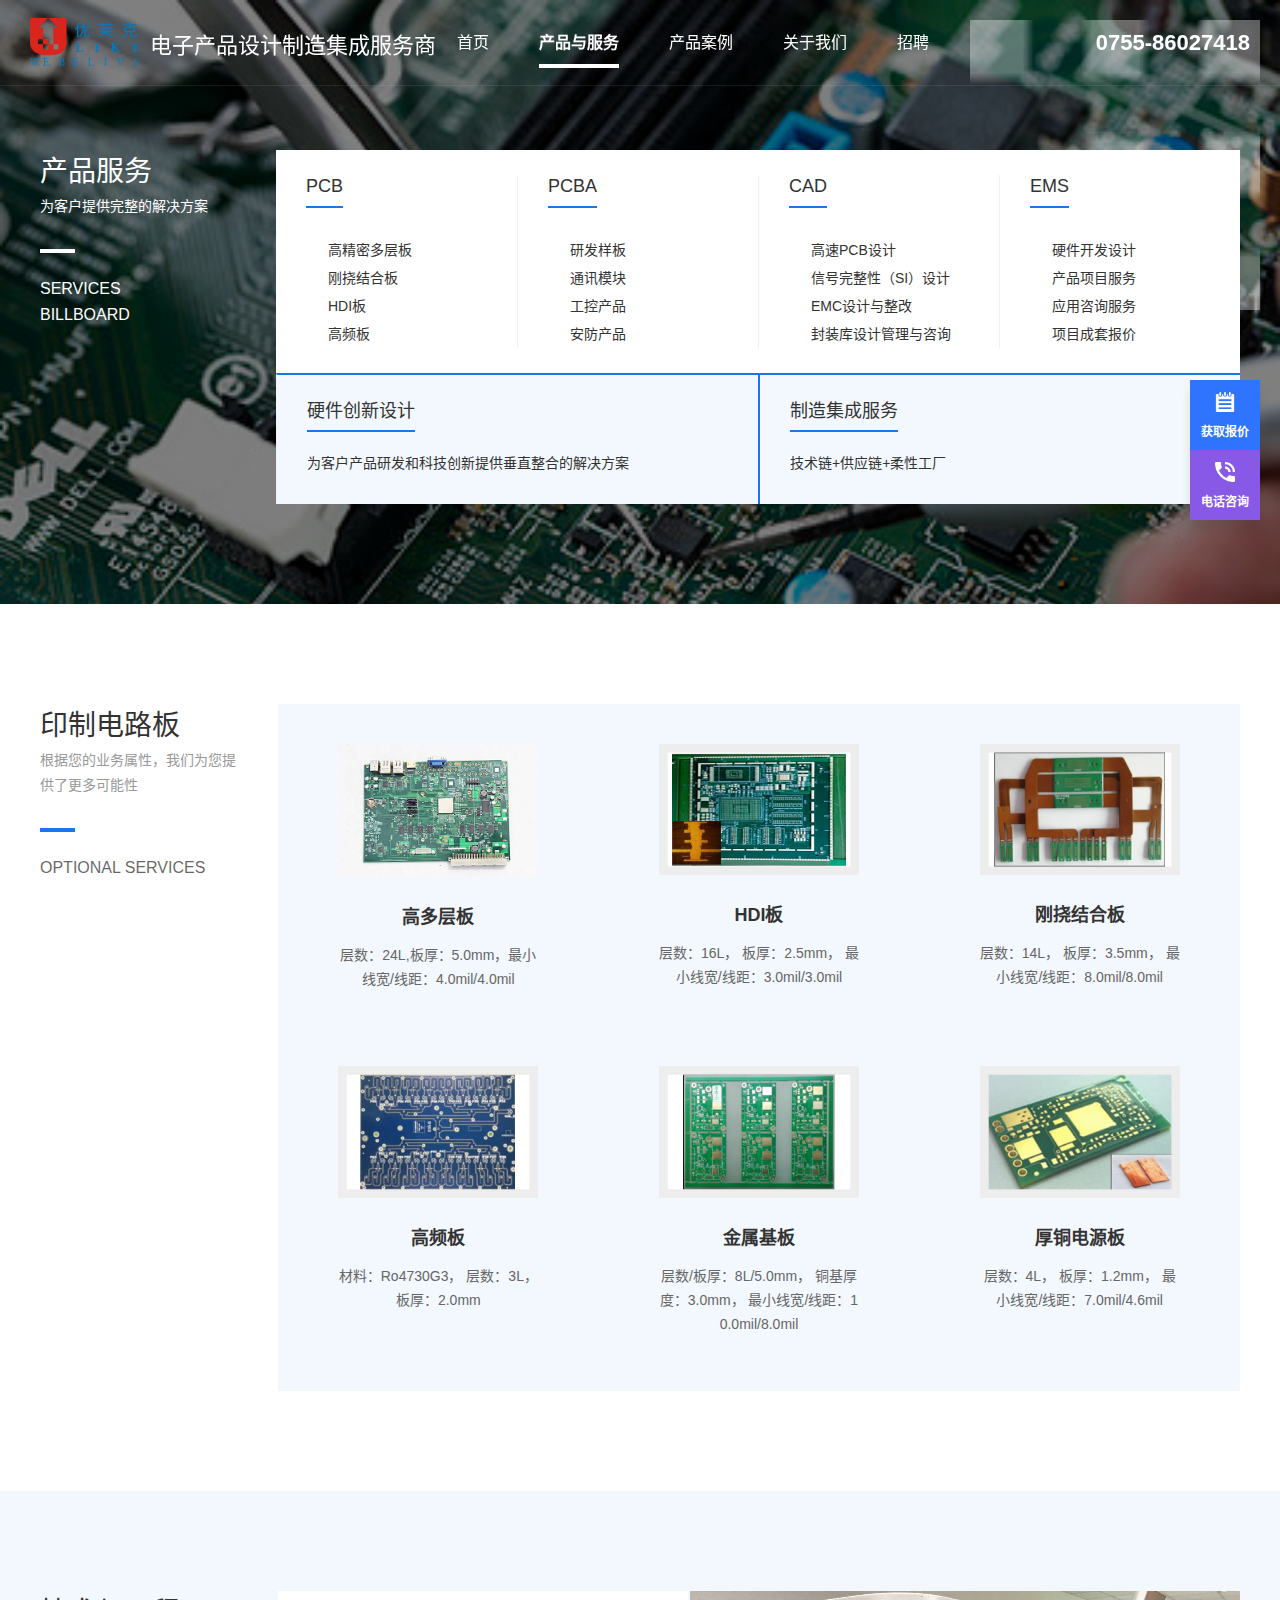
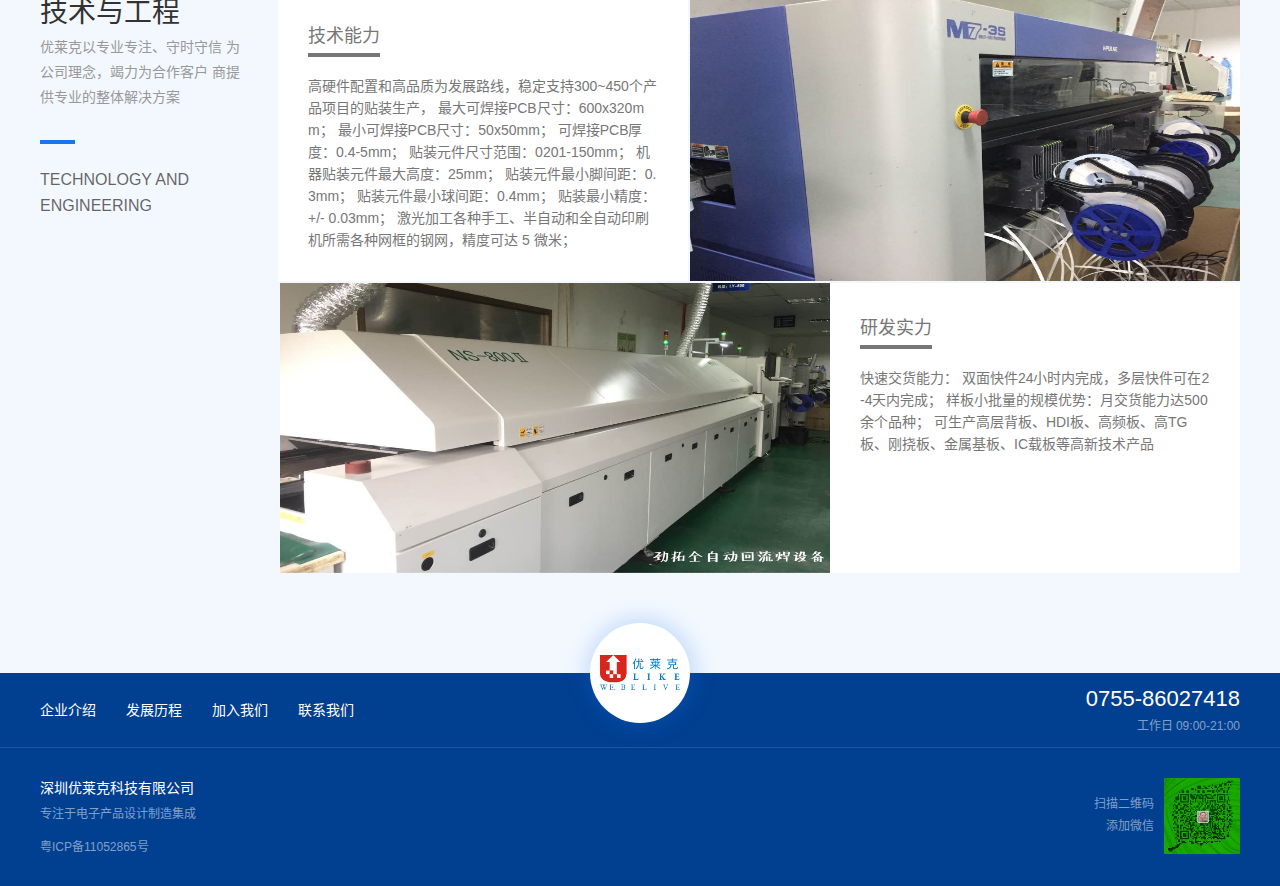
<file: product/index.html>
<!DOCTYPE html><html lang="zh-CN"><head><meta name="renderer" content="webkit"/><meta name="force-rendering" content="webkit"/><meta http-equiv="X-UA-Compatible" content="IE=Edge,chrome=1"/><script>
              // 判断 当前设备是否为移动设备
              function isMobile() {
                return /Android|webOS|iPhone|iPad|iPod|BlackBerry|IEMobile|Opera Mini/i.test(
                  window.navigator.userAgent,
                );
              }
              if (isMobile()) {
                window.location.href = 'http://mobile.ljkal.com/';
              }
            </script><meta charSet="utf-8" class="next-head"/><link rel="shortcut icon" href="/static/favicon.ico" type="image/x-icon" class="next-head"/><meta name="viewport" content="width=device-width,initial-scale=1.0,minimum-scale=1.0" class="next-head"/><meta name="description" content="优莱克，ULIKE，smt工厂,PCBA工厂,PCB线路板,贴片加工,插件加工，研发设计pcb,样品制作，小批量生产" class="next-head"/><meta name="keyword" content="PCBA加工厂,ULIKE,优莱克，SMT贴片加工,插件加工，线路板，电路板，PCBA代工代料，PCBA包工包料，tv box,A20,A31S,PCBA,RK3368,RK3168,RK3268,瑞星微" class="next-head"/><title class="next-head">产品与服务 - 优莱克</title><link rel="preload" href="/_next/static/bMw86BHC2CCRMlzAOdDdP/pages/product.js" as="script"/><link rel="preload" href="/_next/static/bMw86BHC2CCRMlzAOdDdP/pages/_app.js" as="script"/><link rel="preload" href="/_next/static/runtime/webpack-8ed9452df514b4d17d80.js" as="script"/><link rel="preload" href="/_next/static/chunks/commons.874f8347c1d96e9359be.js" as="script"/><link rel="preload" href="/_next/static/chunks/styles.aef06627abd13a2c0b17.js" as="script"/><link rel="preload" href="/_next/static/runtime/main-c5d056c13d5a142ace09.js" as="script"/><link rel="stylesheet" href="/_next/static/css/styles.3ff4eb65.chunk.css"/></head><body class="custom_class"><div id="__next"><div id="header" class="navigator___W0HeU false"><div class="logo___2gUZt"><img class="tdlLogo___2H6C0" src="[data-uri]" alt=""/><span class="sub___1zhM1">电子产品设计制造集成服务商</span></div><div class="menus___yPfXP"><a href="/home/">首页</a><a class="active___9hGQh" href="/product/">产品与服务</a><a href="/solution/">产品案例</a><a href="/about/">关于我们</a><a href="/staff/">招聘</a></div><a class="phone___1aE4H" href="tel:0755-86027418"><i class="iconfont icondianhua"></i>0755-86027418</a></div><div class="rightBar___3ERTz"><div class="quotation___3gd5o"><img src="[data-uri]" alt="获取报价"/><p>获取报价</p><div class="quotationModel quotationModel___sfe_7"><div class="quotationContent___2Z7-s"><div class="tittle___2HnRX">获取报价</div><div class="sign___1-6y0"></div><input type="text" value="" placeholder="请输入您的电话号码" maxLength="13" class="input___1eF5q"/><button type="button" class="button___1P0kZ">立即预约</button></div></div></div><div class="phone___2Zez5"><img src="[data-uri]" alt="电话咨询"/><p>电话咨询</p><div class="phoneModel___2JoUF"><div class="phoneContent___2u0S2"><i class="iconfont icondianhua"></i>0755-86027418</div></div></div></div><div class="container___kiA0W "><div class="center___aPCOe"><div class="close___3JW_f"><i class="iconfont iconclose-small"></i></div><div class="okIcon___2WX9m"><i class="iconfont icontick"></i></div><div class="title___1-Yb8">我们已收到您的服务申请！</div><div class="des___1mHMc">我们的工作人员将会在30分钟内与您联系<br/>请保持通讯畅通，感谢您对优莱克的支持与信任</div></div></div><div class="Services___2x3pf"><div class="center center___3qzow"><div class="left___Njn7w"><div class="heading___3KU8Y white___jvydM"><div class="title___8F9Dg">产品服务</div><div class="des___3muBT">为客户提供完整的解决方案</div><div class="split___2KUky "></div><div class="en___2GI6n">Services<br/>billboard</div></div></div><ul class="right___bm7oT"><li class="boxItem___2uhey"><h2 class="title___1pkN_">PCB</h2><ul class="descList___2uOG0"><li class="descItem___2dKM7"><i class="iconfont icontick"></i>高精密多层板</li><li class="descItem___2dKM7"><i class="iconfont icontick"></i>刚挠结合板</li><li class="descItem___2dKM7"><i class="iconfont icontick"></i>HDI板</li><li class="descItem___2dKM7"><i class="iconfont icontick"></i>高频板</li></ul></li><li class="boxItem___2uhey"><h2 class="title___1pkN_">PCBA</h2><ul class="descList___2uOG0"><li class="descItem___2dKM7"><i class="iconfont icontick"></i>研发样板</li><li class="descItem___2dKM7"><i class="iconfont icontick"></i>通讯模块</li><li class="descItem___2dKM7"><i class="iconfont icontick"></i>工控产品</li><li class="descItem___2dKM7"><i class="iconfont icontick"></i>安防产品</li></ul></li><li class="boxItem___2uhey"><h2 class="title___1pkN_">CAD</h2><ul class="descList___2uOG0"><li class="descItem___2dKM7"><i class="iconfont icontick"></i>高速PCB设计</li><li class="descItem___2dKM7"><i class="iconfont icontick"></i>信号完整性（SI）设计</li><li class="descItem___2dKM7"><i class="iconfont icontick"></i>EMC设计与整改</li><li class="descItem___2dKM7"><i class="iconfont icontick"></i>封装库设计管理与咨询</li></ul></li><li class="boxItem___2uhey"><h2 class="title___1pkN_">EMS</h2><ul class="descList___2uOG0"><li class="descItem___2dKM7"><i class="iconfont icontick"></i>硬件开发设计</li><li class="descItem___2dKM7"><i class="iconfont icontick"></i>产品项目服务</li><li class="descItem___2dKM7"><i class="iconfont icontick"></i>应用咨询服务</li><li class="descItem___2dKM7"><i class="iconfont icontick"></i>项目成套报价</li></ul></li><li class="boxItem2___-nYfJ"><h2 class="title___1pkN_">硬件创新设计</h2><p class="desc___3ddtG">为客户产品研发和科技创新提供垂直整合的解决方案</p></li><li class="boxItem2___-nYfJ"><h2 class="title___1pkN_">制造集成服务</h2><p class="desc___3ddtG">技术链+供应链+柔性工厂</p></li></ul></div></div><div class="Types___2S8Y8"><div class="center-block"><div class="block-left"><div class="heading___3KU8Y "><div class="title___8F9Dg">印制电路板</div><div class="des___3muBT">根据您的业务属性，我们为您提供了更多可能性</div><div class="split___2KUky "></div><div class="en___2GI6n">Optional services</div></div></div><div class="block-right"><div class="box___2I6zA"><ul><li><div class="icon___pA3gE"><img src="/_next/static/images/cases/pcba/cases/1/images/ia_200000004_3d6b4f4.jpg"/></div><div class="title___J867d">高多层板</div><div class="des___3ohtK">层数：24L,板厚：5.0mm，最小线宽/线距：4.0mil/4.0mil</div></li><li><div class="icon___pA3gE"><img src="/_next/static/images/product/print_two_img_2_e16bbc8.png"/></div><div class="title___J867d">HDI板</div><div class="des___3ohtK">层数：16L， 板厚：2.5mm， 最小线宽/线距：3.0mil/3.0mil</div></li><li><div class="icon___pA3gE"><img src="/_next/static/images/product/print_three_img_3_3e026a9.png"/></div><div class="title___J867d">刚挠结合板</div><div class="des___3ohtK">层数：14L， 板厚：3.5mm， 最小线宽/线距：8.0mil/8.0mil</div></li><li><div class="icon___pA3gE"><img src="/_next/static/images/product/print_four_img_5_4663eb9.png"/></div><div class="title___J867d">高频板</div><div class="des___3ohtK">材料：Ro4730G3， 层数：3L， 板厚：2.0mm</div></li><li><div class="icon___pA3gE"><img src="/_next/static/images/product/print_five_img_5_73de6b2.png"/></div><div class="title___J867d">金属基板</div><div class="des___3ohtK">层数/板厚：8L/5.0mm， 铜基厚度：3.0mm， 最小线宽/线距：10.0mil/8.0mil</div></li><li><div class="icon___pA3gE"><img src="/_next/static/images/product/print_six_img_4_db1a7f5.png"/></div><div class="title___J867d">厚铜电源板</div><div class="des___3ohtK">层数：4L， 板厚：1.2mm， 最小线宽/线距：7.0mil/4.6mil</div></li></ul></div></div></div></div><div class="quality___OGzFx"><div class="center-block"><div class="block-left"><div class="heading___3KU8Y "><div class="title___8F9Dg">技术与工程</div><div class="des___3muBT">优莱克以专业专注、守时守信 为公司理念，竭力为合作客户 商提供专业的整体解决方案</div><div class="split___2KUky "></div><div class="en___2GI6n">Technology and Engineering</div></div></div><div class="block-right"><div class="line___3RTWA"><img width="550" height="200" style="margin-left:2px" class="matchImg___1TjQf" src="/_next/static/images/cases/device/cases/1/images/ia_2300000001_bc815f5.jpg" alt="技术能力"/><div class="listWrap___3xNTM"><h2 class="title___2seLg">技术能力</h2><img src="[data-uri]" class="bgIcon___cyUiz" alt=""/><p class="desc___17gXW">
      高硬件配置和高品质为发展路线，稳定支持300~450个产品项目的贴装生产，
      最大可焊接PCB尺寸：600x320mm； 最小可焊接PCB尺寸：50x50mm； 可焊接PCB厚度：0.4-5mm；
      贴装元件尺寸范围：0201-150mm； 机器贴装元件最大高度：25mm；
      贴装元件最小脚间距：0.3mm； 贴装元件最小球间距：0.4mm； 贴装最小精度：+/- 0.03mm；
      激光加工各种手工、半自动和全自动印刷机所需各种网框的钢网，精度可达 5 微米；
      </p></div></div><div class="line___3RTWA"><img width="550" height="200" style="margin-left:2px" class="matchImg___1TjQf" src="/_next/static/images/cases/device/cases/1/images/ia_2300000004_4631d0e.jpg" alt="研发实力"/><div class="listWrap___3xNTM"><h2 class="title___2seLg">研发实力</h2><img src="[data-uri]" class="bgIcon___cyUiz" alt=""/><p class="desc___17gXW">
      快速交货能力： 双面快件24小时内完成，多层快件可在2-4天内完成；
      样板小批量的规模优势：月交货能力达500余个品种；
      可生产高层背板、HDI板、高频板、高TG板、刚挠板、金属基板、IC载板等高新技术产品
      </p></div></div></div></div></div><div class="pageFooter___3p-AC"><div class="icon___32J1r"><img class="tdlLogo___2seKI" src="[data-uri]" alt=""/></div><div class="top___3FnMG"><div class="center"><div class="left___1C1Q7"><ul class="links___1txTC"><li><a href="/about/#aboutUs">企业介绍</a></li><li><a href="/about/#milestone">发展历程</a></li><li><a href="/staff/#jobs">加入我们</a></li><li><a href="/about/#contactUs">联系我们</a></li></ul></div><div class="right___3GuGY"><div class="phone___31iYp"><i class="iconfont icondianhua"></i><a href="tel:0755-86027418">0755-86027418<!-- --> </a></div><div class="workTime___1shcd">工作日 09:00-21:00</div></div></div></div><div class="bottom___13DLW"><div class="center"><div class="left___1C1Q7"><div>深圳<!-- -->优莱克<!-- -->科技有限公司</div><div class="desc___1fm03">专注于电子产品设计制造集成 </div><div class="copyright___1eE4D"><a href="http://beian.miit.gov.cn/" target="_blank" rel="noopener noreferrer">粤ICP备11052865号</a></div></div><div></div><div class="right___3GuGY"><div class="qrCodeDes___2vblB">扫描二维码<br/>添加微信</div><img src="/_next/static/images/qrcode_ad3acbb.jpg" class="qrCode___wbLgs" alt="优莱克微信公众号二维码"/></div></div></div></div><div id="notification-wrapper"></div></div><script id="__NEXT_DATA__" type="application/json">{"dataManager":"[]","props":{"pageProps":{}},"page":"/product","query":{},"buildId":"bMw86BHC2CCRMlzAOdDdP","dynamicBuildId":false,"nextExport":true}</script><script async="" id="__NEXT_PAGE__/product" src="/_next/static/bMw86BHC2CCRMlzAOdDdP/pages/product.js"></script><script async="" id="__NEXT_PAGE__/_app" src="/_next/static/bMw86BHC2CCRMlzAOdDdP/pages/_app.js"></script><script src="/_next/static/runtime/webpack-8ed9452df514b4d17d80.js" async=""></script><script src="/_next/static/chunks/commons.874f8347c1d96e9359be.js" async=""></script><script src="/_next/static/chunks/styles.aef06627abd13a2c0b17.js" async=""></script><script src="/_next/static/runtime/main-c5d056c13d5a142ace09.js" async=""></script></body></html>
</file>
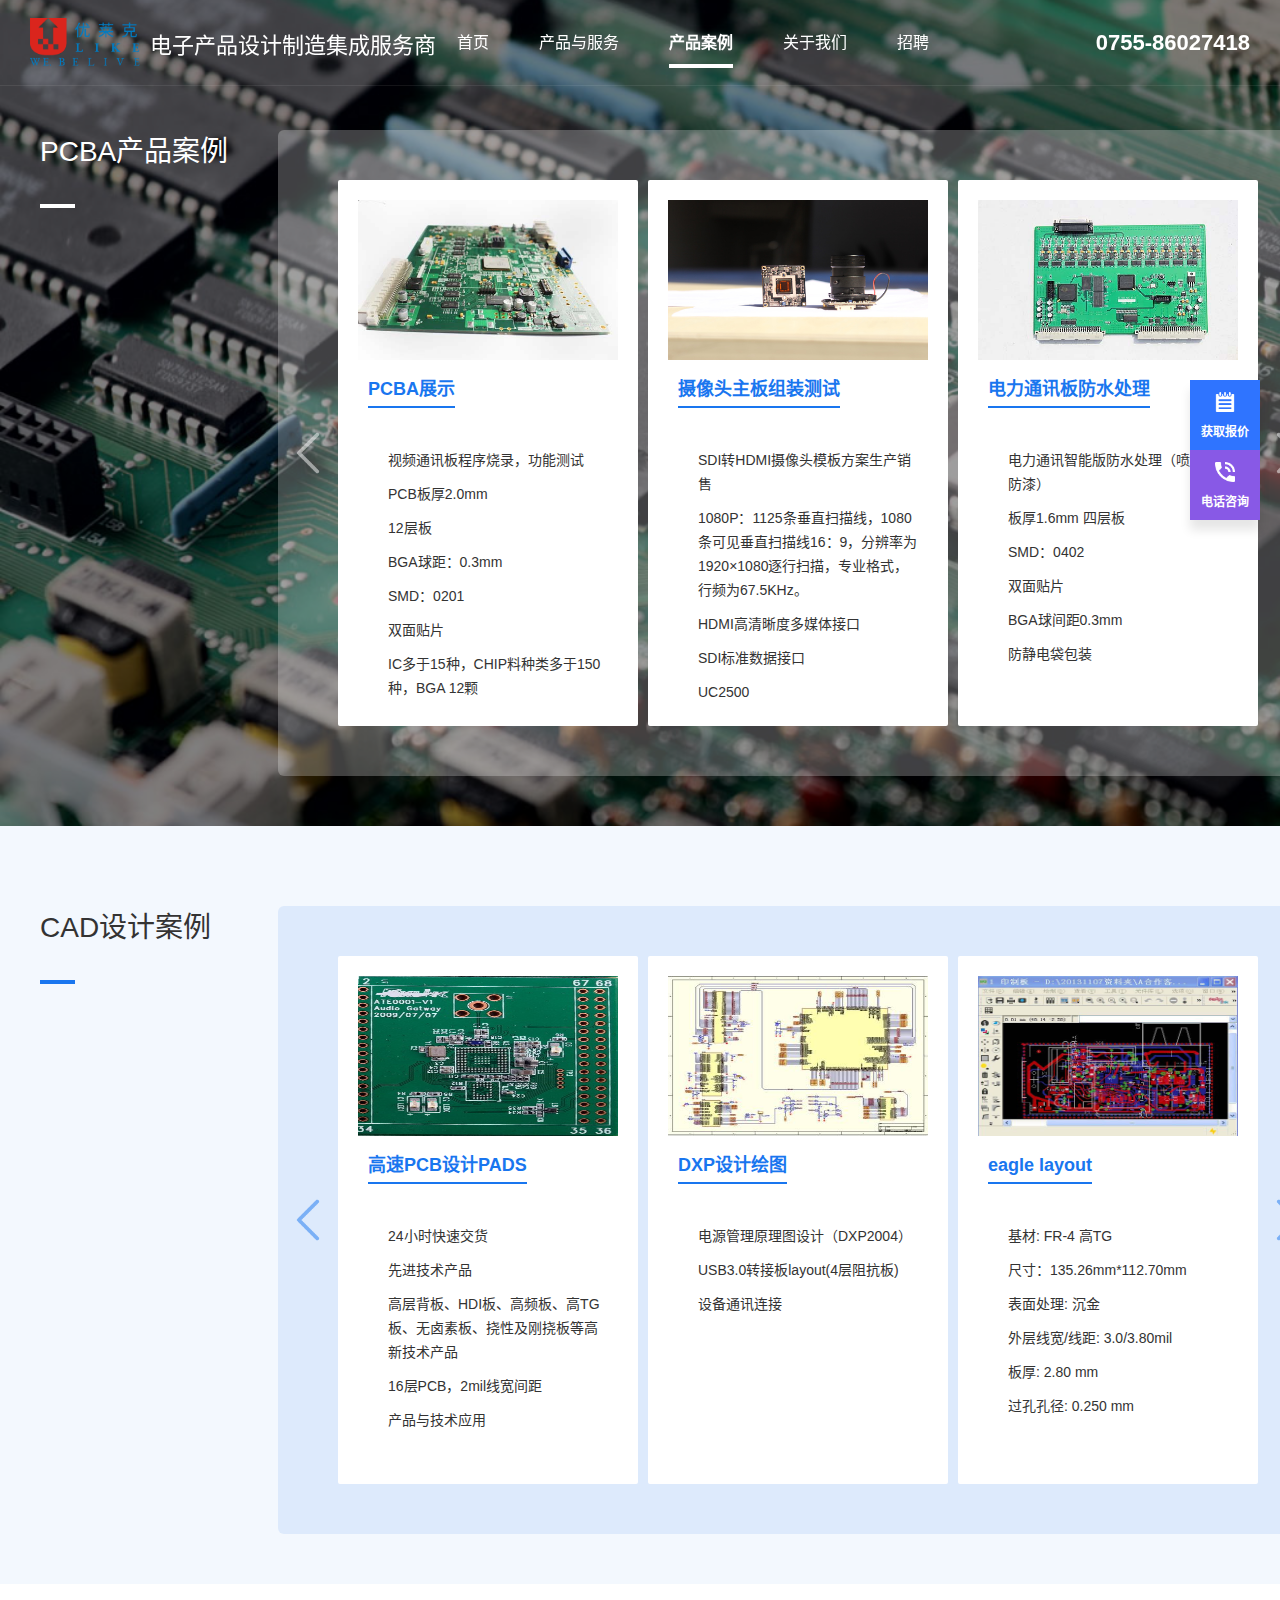
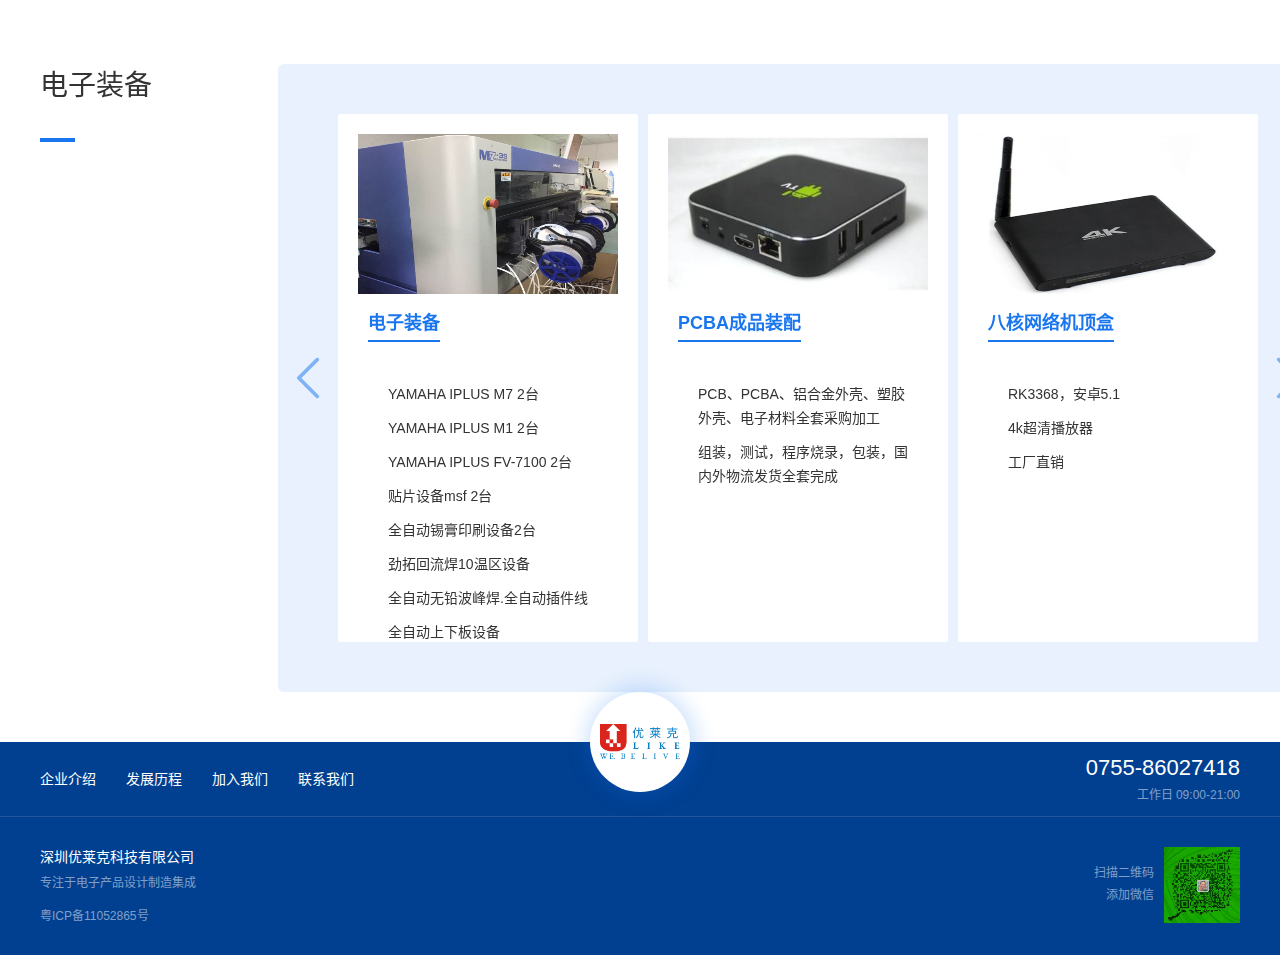
<file: solution/index.html>
<!DOCTYPE html><html lang="zh-CN"><head><meta name="renderer" content="webkit"/><meta name="force-rendering" content="webkit"/><meta http-equiv="X-UA-Compatible" content="IE=Edge,chrome=1"/><script>
              // 判断 当前设备是否为移动设备
              function isMobile() {
                return /Android|webOS|iPhone|iPad|iPod|BlackBerry|IEMobile|Opera Mini/i.test(
                  window.navigator.userAgent,
                );
              }
              if (isMobile()) {
                window.location.href = '//mobile.ljkal.cn/';
              }
            </script><meta charSet="utf-8" class="next-head"/><link rel="shortcut icon" href="/static/favicon.ico" type="image/x-icon" class="next-head"/><meta name="viewport" content="width=device-width,initial-scale=1.0,minimum-scale=1.0" class="next-head"/><title class="next-head">产品案例 - 优莱克</title><meta name="description" content="优莱克，ULIKE，smt工厂,PCBA工厂,PCB线路板,贴片加工,插件加工，研发设计pcb,样品制作，小批量生产" class="next-head"/><meta name="keyword" content="PCBA加工厂,ULIKE,优莱克，SMT贴片加工,插件加工，线路板，电路板，PCBA代工代料，PCBA包工包料，tv box,A20,A31S,PCBA,RK3368,RK3168,RK3268,瑞星微" class="next-head"/><link rel="preload" href="/_next/static/zQ3Qu5pV5NyRO4xDt6Xk2/pages/solution.js" as="script"/><link rel="preload" href="/_next/static/zQ3Qu5pV5NyRO4xDt6Xk2/pages/_app.js" as="script"/><link rel="preload" href="/_next/static/runtime/webpack-8ed9452df514b4d17d80.js" as="script"/><link rel="preload" href="/_next/static/chunks/commons.874f8347c1d96e9359be.js" as="script"/><link rel="preload" href="/_next/static/chunks/styles.08a8758e4b6824fe21cb.js" as="script"/><link rel="preload" href="/_next/static/runtime/main-c5d056c13d5a142ace09.js" as="script"/><link rel="stylesheet" href="/_next/static/css/styles.e8656ebe.chunk.css"/></head><body class="custom_class"><div id="__next"><div id="header" class="navigator___W0HeU false"><div class="logo___2gUZt"><img class="tdlLogo___2H6C0" src="[data-uri]" alt=""/><span class="sub___1zhM1">电子产品设计制造集成服务商</span></div><div class="menus___yPfXP"><a href="/home/">首页</a><a href="/product/">产品与服务</a><a class="active___9hGQh" href="/solution/">产品案例</a><a href="/about/">关于我们</a><a href="/staff/">招聘</a></div><a class="phone___1aE4H" href="tel:0755-86027418"><i class="iconfont icondianhua"></i>0755-86027418</a></div><div class="rightBar___3ERTz"><div class="quotation___3gd5o"><img src="[data-uri]" alt="获取报价"/><p>获取报价</p><div class="quotationModel quotationModel___sfe_7"><div class="quotationContent___2Z7-s"><div class="tittle___2HnRX">获取报价</div><div class="sign___1-6y0"></div><input type="text" value="" placeholder="请输入您的电话号码" maxLength="13" class="input___1eF5q"/><button type="button" class="button___1P0kZ">立即预约</button></div></div></div><div class="phone___2Zez5"><img src="[data-uri]" alt="电话咨询"/><p>电话咨询</p><div class="phoneModel___2JoUF"><div class="phoneContent___2u0S2"><i class="iconfont icondianhua"></i>0755-86027418</div></div></div></div><div class="container___kiA0W "><div class="center___aPCOe"><div class="close___3JW_f"><i class="iconfont iconclose-small"></i></div><div class="okIcon___2WX9m"><i class="iconfont icontick"></i></div><div class="title___1-Yb8">我们已收到您的服务申请！</div><div class="des___1mHMc">我们的工作人员将会在30分钟内与您联系<br/>请保持通讯畅通，感谢您对优莱克的支持与信任</div></div></div><div class="Products___9ru6x withBanner___1PO6r"><div class="center-block"><div class="block-left"><div class="heading___3KU8Y white___jvydM"><div class="title___8F9Dg">PCBA产品案例</div><div class="split___2KUky "></div><div class="en___2GI6n"></div></div></div><div class="block-right"><div class="bannerContainer___N2O4U"><div class="leftButton___OFIr3"><img src="/static/images/arrows_1.png" alt=""/></div><div class="bannerList___3p7XB"><ul class="cases___1jUdr" style="left:-930px;transition:all 0.4s ease"></ul></div><div class="rightButton___12IE0"><img src="/static/images/arrows_1.png" alt=""/></div></div></div></div></div><div class="Products___9ru6x gray___2zRtV"><div class="center-block"><div class="block-left"><div class="heading___3KU8Y "><div class="title___8F9Dg">CAD设计案例</div><div class="split___2KUky "></div><div class="en___2GI6n"></div></div></div><div class="block-right"><div class="bannerContainer___N2O4U"><div class="leftButton___OFIr3"><img src="/static/images/arrows.png" alt=""/></div><div class="bannerList___3p7XB"><ul class="cases___1jUdr" style="left:-930px;transition:all 0.4s ease"></ul></div><div class="rightButton___12IE0"><img src="/static/images/arrows.png" alt=""/></div></div></div></div></div><div class="Products___9ru6x"><div class="center-block"><div class="block-left"><div class="heading___3KU8Y "><div class="title___8F9Dg">电子装备</div><div class="split___2KUky "></div><div class="en___2GI6n"></div></div></div><div class="block-right"><div class="bannerContainer___N2O4U"><div class="leftButton___OFIr3"><img src="/static/images/arrows.png" alt=""/></div><div class="bannerList___3p7XB"><ul class="cases___1jUdr" style="left:-930px;transition:all 0.4s ease"></ul></div><div class="rightButton___12IE0"><img src="/static/images/arrows.png" alt=""/></div></div></div></div></div><div class="pageFooter___3p-AC"><div class="icon___32J1r"><img class="tdlLogo___2seKI" src="[data-uri]" alt=""/></div><div class="top___3FnMG"><div class="center"><div class="left___1C1Q7"><ul class="links___1txTC"><li><a href="/about/#aboutUs">企业介绍</a></li><li><a href="/about/#milestone">发展历程</a></li><li><a href="/staff/#jobs">加入我们</a></li><li><a href="/about/#contactUs">联系我们</a></li></ul></div><div class="right___3GuGY"><div class="phone___31iYp"><i class="iconfont icondianhua"></i><a href="tel:0755-86027418">0755-86027418<!-- --> </a></div><div class="workTime___1shcd">工作日 09:00-21:00</div></div></div></div><div class="bottom___13DLW"><div class="center"><div class="left___1C1Q7"><div>深圳<!-- -->优莱克<!-- -->科技有限公司</div><div class="desc___1fm03">专注于电子产品设计制造集成 </div><div class="copyright___1eE4D"><a href="http://beian.miit.gov.cn/" target="_blank" rel="noopener noreferrer">粤ICP备11052865号</a></div></div><div></div><div class="right___3GuGY"><div class="qrCodeDes___2vblB">扫描二维码<br/>添加微信</div><img src="/_next/static/images/qrcode_ad3acbb.jpg" class="qrCode___wbLgs" alt="优莱克微信公众号二维码"/></div></div></div></div><div id="notification-wrapper"></div></div><script id="__NEXT_DATA__" type="application/json">{"dataManager":"[]","props":{"pageProps":{}},"page":"/solution","query":{},"buildId":"zQ3Qu5pV5NyRO4xDt6Xk2","dynamicBuildId":false,"nextExport":true}</script><script async="" id="__NEXT_PAGE__/solution" src="/_next/static/zQ3Qu5pV5NyRO4xDt6Xk2/pages/solution.js"></script><script async="" id="__NEXT_PAGE__/_app" src="/_next/static/zQ3Qu5pV5NyRO4xDt6Xk2/pages/_app.js"></script><script src="/_next/static/runtime/webpack-8ed9452df514b4d17d80.js" async=""></script><script src="/_next/static/chunks/commons.874f8347c1d96e9359be.js" async=""></script><script src="/_next/static/chunks/styles.08a8758e4b6824fe21cb.js" async=""></script><script src="/_next/static/runtime/main-c5d056c13d5a142ace09.js" async=""></script></body></html>
</file>
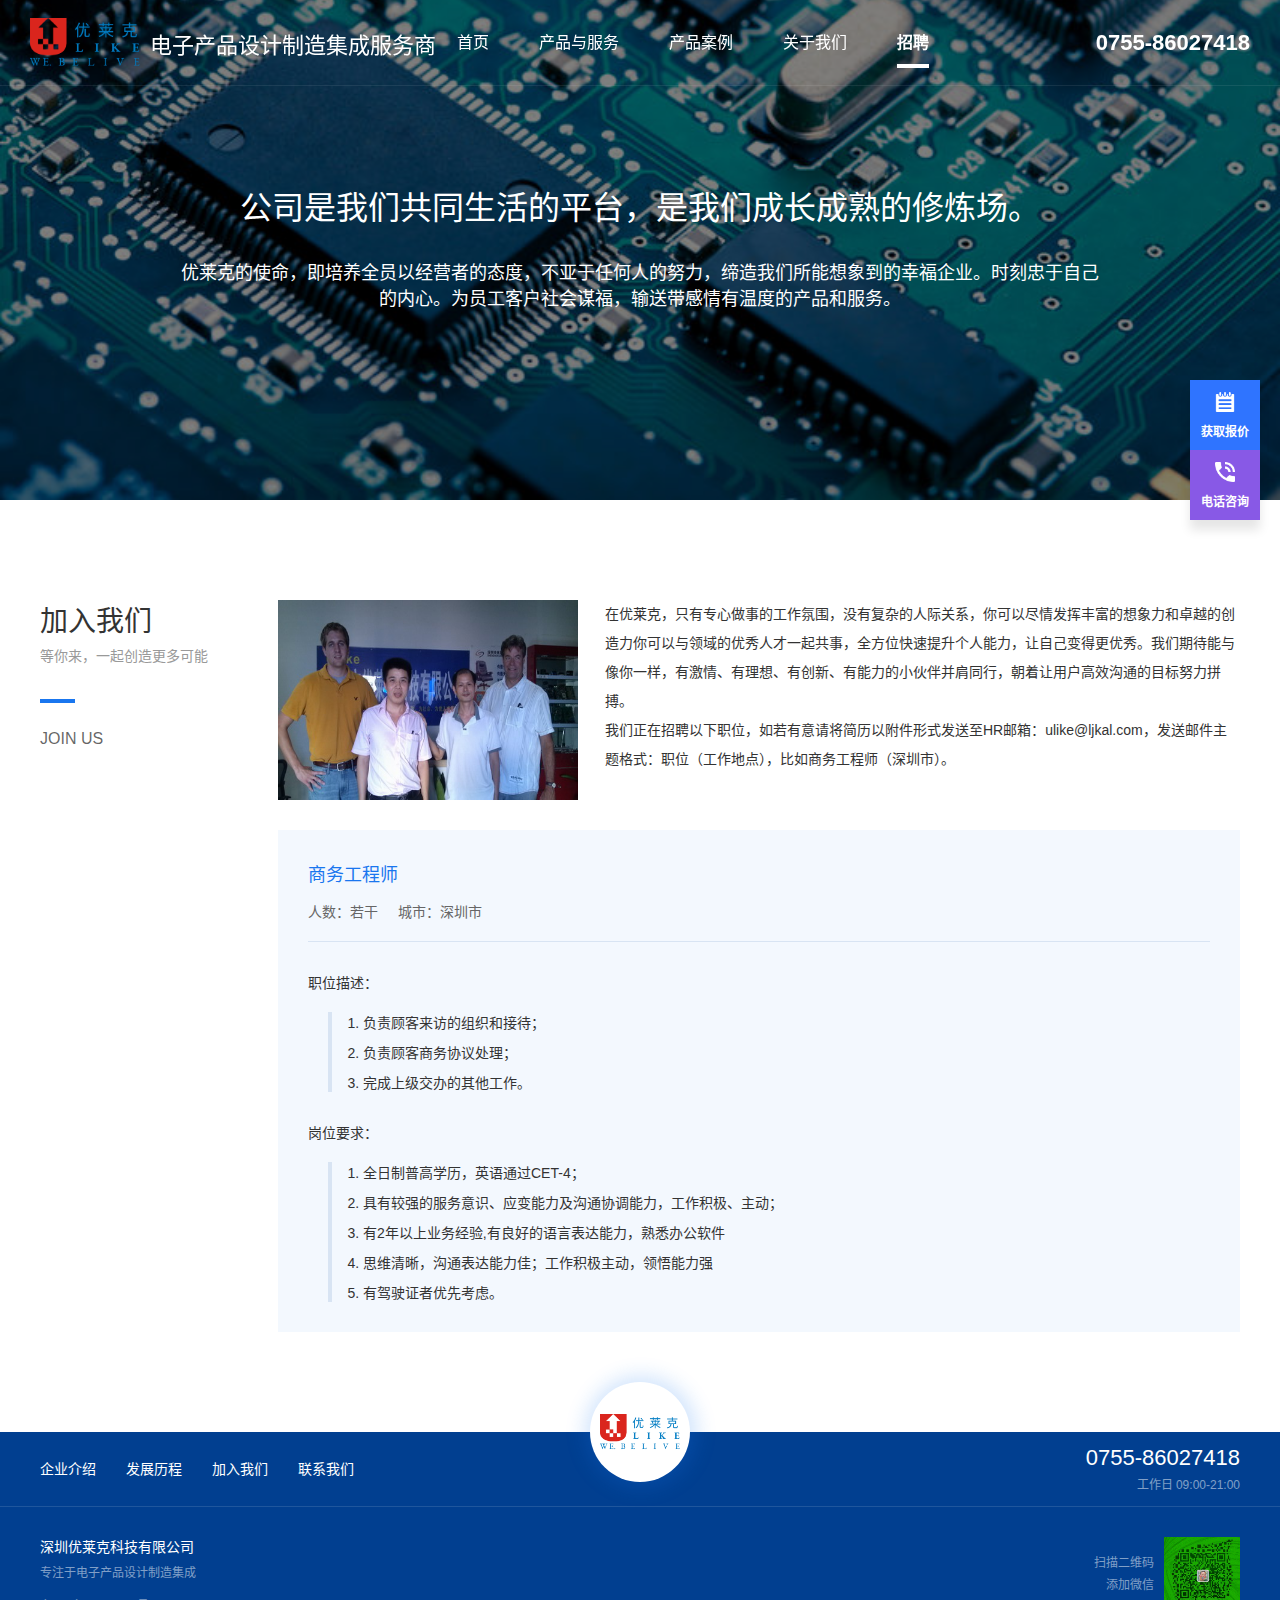
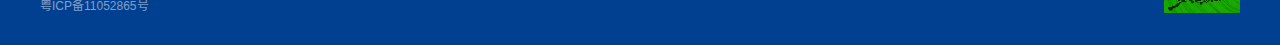
<file: staff/index.html>
<!DOCTYPE html><html lang="zh-CN"><head><meta name="renderer" content="webkit"/><meta name="force-rendering" content="webkit"/><meta http-equiv="X-UA-Compatible" content="IE=Edge,chrome=1"/><script>
              // 判断 当前设备是否为移动设备
              function isMobile() {
                return /Android|webOS|iPhone|iPad|iPod|BlackBerry|IEMobile|Opera Mini/i.test(
                  window.navigator.userAgent,
                );
              }
              if (isMobile()) {
                window.location.href = 'http://mobile.ljkal.com/';
              }
            </script><meta charSet="utf-8" class="next-head"/><link rel="shortcut icon" href="/static/favicon.ico" type="image/x-icon" class="next-head"/><meta name="viewport" content="width=device-width,initial-scale=1.0,minimum-scale=1.0" class="next-head"/><title class="next-head">人力资源 - 优莱克</title><meta name="description" content="优莱克，ULIKE，smt工厂,PCBA工厂,PCB线路板,贴片加工,插件加工，研发设计pcb,样品制作，小批量生产" class="next-head"/><meta name="keyword" content="PCBA加工厂,ULIKE,优莱克，SMT贴片加工,插件加工，线路板，电路板，PCBA代工代料，PCBA包工包料，tv box,A20,A31S,PCBA,RK3368,RK3168,RK3268,瑞星微" class="next-head"/><link rel="preload" href="/_next/static/bMw86BHC2CCRMlzAOdDdP/pages/staff.js" as="script"/><link rel="preload" href="/_next/static/bMw86BHC2CCRMlzAOdDdP/pages/_app.js" as="script"/><link rel="preload" href="/_next/static/runtime/webpack-8ed9452df514b4d17d80.js" as="script"/><link rel="preload" href="/_next/static/chunks/commons.874f8347c1d96e9359be.js" as="script"/><link rel="preload" href="/_next/static/chunks/styles.aef06627abd13a2c0b17.js" as="script"/><link rel="preload" href="/_next/static/runtime/main-c5d056c13d5a142ace09.js" as="script"/><link rel="stylesheet" href="/_next/static/css/styles.3ff4eb65.chunk.css"/></head><body class="custom_class"><div id="__next"><div id="header" class="navigator___W0HeU false"><div class="logo___2gUZt"><img class="tdlLogo___2H6C0" src="[data-uri]" alt=""/><span class="sub___1zhM1">电子产品设计制造集成服务商</span></div><div class="menus___yPfXP"><a href="/home/">首页</a><a href="/product/">产品与服务</a><a href="/solution/">产品案例</a><a href="/about/">关于我们</a><a class="active___9hGQh" href="/staff/">招聘</a></div><a class="phone___1aE4H" href="tel:0755-86027418"><i class="iconfont icondianhua"></i>0755-86027418</a></div><div class="rightBar___3ERTz"><div class="quotation___3gd5o"><img src="[data-uri]" alt="获取报价"/><p>获取报价</p><div class="quotationModel quotationModel___sfe_7"><div class="quotationContent___2Z7-s"><div class="tittle___2HnRX">获取报价</div><div class="sign___1-6y0"></div><input type="text" value="" placeholder="请输入您的电话号码" maxLength="13" class="input___1eF5q"/><button type="button" class="button___1P0kZ">立即预约</button></div></div></div><div class="phone___2Zez5"><img src="[data-uri]" alt="电话咨询"/><p>电话咨询</p><div class="phoneModel___2JoUF"><div class="phoneContent___2u0S2"><i class="iconfont icondianhua"></i>0755-86027418</div></div></div></div><div class="container___kiA0W "><div class="center___aPCOe"><div class="close___3JW_f"><i class="iconfont iconclose-small"></i></div><div class="okIcon___2WX9m"><i class="iconfont icontick"></i></div><div class="title___1-Yb8">我们已收到您的服务申请！</div><div class="des___1mHMc">我们的工作人员将会在30分钟内与您联系<br/>请保持通讯畅通，感谢您对优莱克的支持与信任</div></div></div><div class="banner___8Rwz8"><div class="content___QBBzc"><div class="title___3MLLM">公司是我们共同生活的平台，是我们成长成熟的修炼场。</div><div class="desc___IdrZW">优莱克的使命，即培养全员以经营者的态度，不亚于任何人的努力，缔造我们所能想象到的幸福企业。时刻忠于自己的内心。为员工客户社会谋福，输送带感情有温度的产品和服务。</div></div><div class="countWrap___2kYGK center"></div></div><div class="jobs___j5z6t" id="jobs"><div class="center-block"><div class="block-left"><div class="heading___3KU8Y "><div class="title___8F9Dg">加入我们</div><div class="des___3muBT">等你来，一起创造更多可能</div><div class="split___2KUky "></div><div class="en___2GI6n"><span>Join us</span></div></div></div><div class="block-right"><div class="top___2t3B5"><img src="/_next/static/images/about/ia_4600000003_abd9333.jpg" width="300" height="200" alt="加入我们" class="matchImg___lpdLs"/>在优莱克，只有专心做事的工作氛围，没有复杂的人际关系，你可以尽情发挥丰富的想象力和卓越的创造力你可以与领域的优秀人才一起共事，全方位快速提升个人能力，让自己变得更优秀。我们期待能与像你一样，有激情、有理想、有创新、有能力的小伙伴并肩同行，朝着让用户高效沟通的目标努力拼搏。<br/>我们正在招聘以下职位，如若有意请将简历以附件形式发送至HR邮箱：ulike@ljkal.com，发送邮件主题格式：职位（工作地点），比如商务工程师（深圳市）。 <br/></div><div class="recruitList___1RPNz"><div class="recruitItem___3qzO6"><div class="recruit___2QYkD "><a class="collapseBtn___lOAif"><i class="iconfont iconarrow-collapse"></i></a><h3 class="title___2BcGC">商务工程师</h3><div class="info___BBhmw"><div class="count___1mQty">人数：<!-- -->若干</div><div class="city___3zP55">城市：<!-- -->深圳市</div></div><div class="details___2cNg9"><div class="section___UjkY9"><div>职位描述：</div><ul><li>负责顾客来访的组织和接待；</li><li>负责顾客商务协议处理；</li><li>完成上级交办的其他工作。</li></ul></div><div class="section___UjkY9"><div>岗位要求：</div><ul><li>全日制普高学历，英语通过CET-4；</li><li>具有较强的服务意识、应变能力及沟通协调能力，工作积极、主动；</li><li>有2年以上业务经验,有良好的语言表达能力，熟悉办公软件</li><li>思维清晰，沟通表达能力佳；工作积极主动，领悟能力强</li><li>有驾驶证者优先考虑。</li></ul></div></div></div></div></div></div></div></div><div class="pageFooter___3p-AC"><div class="icon___32J1r"><img class="tdlLogo___2seKI" src="[data-uri]" alt=""/></div><div class="top___3FnMG"><div class="center"><div class="left___1C1Q7"><ul class="links___1txTC"><li><a href="/about/#aboutUs">企业介绍</a></li><li><a href="/about/#milestone">发展历程</a></li><li><a href="/staff/#jobs">加入我们</a></li><li><a href="/about/#contactUs">联系我们</a></li></ul></div><div class="right___3GuGY"><div class="phone___31iYp"><i class="iconfont icondianhua"></i><a href="tel:0755-86027418">0755-86027418<!-- --> </a></div><div class="workTime___1shcd">工作日 09:00-21:00</div></div></div></div><div class="bottom___13DLW"><div class="center"><div class="left___1C1Q7"><div>深圳<!-- -->优莱克<!-- -->科技有限公司</div><div class="desc___1fm03">专注于电子产品设计制造集成 </div><div class="copyright___1eE4D"><a href="http://beian.miit.gov.cn/" target="_blank" rel="noopener noreferrer">粤ICP备11052865号</a></div></div><div></div><div class="right___3GuGY"><div class="qrCodeDes___2vblB">扫描二维码<br/>添加微信</div><img src="/_next/static/images/qrcode_ad3acbb.jpg" class="qrCode___wbLgs" alt="优莱克微信公众号二维码"/></div></div></div></div><div id="notification-wrapper"></div></div><script id="__NEXT_DATA__" type="application/json">{"dataManager":"[]","props":{"pageProps":{}},"page":"/staff","query":{},"buildId":"bMw86BHC2CCRMlzAOdDdP","dynamicBuildId":false,"nextExport":true}</script><script async="" id="__NEXT_PAGE__/staff" src="/_next/static/bMw86BHC2CCRMlzAOdDdP/pages/staff.js"></script><script async="" id="__NEXT_PAGE__/_app" src="/_next/static/bMw86BHC2CCRMlzAOdDdP/pages/_app.js"></script><script src="/_next/static/runtime/webpack-8ed9452df514b4d17d80.js" async=""></script><script src="/_next/static/chunks/commons.874f8347c1d96e9359be.js" async=""></script><script src="/_next/static/chunks/styles.aef06627abd13a2c0b17.js" async=""></script><script src="/_next/static/runtime/main-c5d056c13d5a142ace09.js" async=""></script></body></html>
</file>
<file: _next/static/css/styles.4427737a.chunk.css>
@import url(//at.alicdn.com/t/font_1170667_0cyh0bejzssk.css);
.navigator___W0HeU {
  position: fixed;
  z-index: 100;
  top: 0;
  right: 0;
  left: 0;
  display: flex;
  overflow: hidden;
  align-items: center;
  flex-wrap: wrap;
  padding: 0 30px;
  transition: all ease 0.5s;
  border-bottom: 1px solid rgba(255, 255, 255, 0.08);
}

.navigator___W0HeU.notTop___2Dp8X {
  border-bottom-color: #fff;
  background: #fff;
  box-shadow: 0 5px 10px 0 rgba(0, 0, 0, 0.15);
}

.navigator___W0HeU.notTop___2Dp8X .menus___yPfXP a {
  color: #777;
}

.navigator___W0HeU.notTop___2Dp8X .menus___yPfXP a.active___9hGQh {
  font-weight: bold;
  color: #333;
}

.navigator___W0HeU.notTop___2Dp8X .menus___yPfXP a.active___9hGQh:after {
  width: 100%;
  background: #333;
}

.navigator___W0HeU.notTop___2Dp8X .menus___yPfXP a:hover {
  color: #999;
}

.navigator___W0HeU.notTop___2Dp8X .menus___yPfXP a:hover:after {
  width: 100%;
}

.navigator___W0HeU.notTop___2Dp8X .logo___2gUZt .sub___1zhM1 {
  color: #777;
}

.navigator___W0HeU.notTop___2Dp8X .phone___1aE4H {
  color: #777;
}

.logo___2gUZt {
  padding: 18px 0;
  cursor: pointer;
  display: flex;
  align-items: center;
}

.logo___2gUZt .tdlLogo___2H6C0 {
  width: 110px;
  margin-right: 10px;
  color: #fff;
}

.logo___2gUZt .sub___1zhM1 {
  position: relative;
  font-size: 22px;
  vertical-align: text-bottom;
  color: #fff;
}

.menus___yPfXP {
  margin: auto;
  white-space: nowrap;
}

.menus___yPfXP a {
  font-size: 16px;
  line-height: 60px;
  position: relative;
  display: inline-block;
  cursor: pointer;
  user-select: none;
  color: #fff;
}

.menus___yPfXP a::after {
  position: absolute;
  bottom: 5px;
  left: 50%;
  display: inline-block;
  width: 0;
  height: 4px;
  content: '';
  transition: all ease 0.3s;
  transform: translate3d(-50%, 0, 0);
  background: #fff;
}

.menus___yPfXP a + a {
  margin-left: 50px;
}

.menus___yPfXP a.active___9hGQh {
  font-weight: bold;
}

.menus___yPfXP a.active___9hGQh::after {
  width: 100%;
}

.menus___yPfXP a:hover::after {
  width: 100%;
}

.phone___1aE4H {
  font-size: 22px;
  font-weight: bold;
  line-height: 60px;
  width: 300px;
  text-align: right;
  text-decoration: none;
  color: #fff;
}

.phone___1aE4H > i {
  font-size: 20px;
  margin-right: 8px;
  vertical-align: top;
}

@media screen and (max-width: 1250px) {
  .menus___yPfXP {
    margin: 0 0 0 auto;
  }

  .phone___1aE4H {
    display: none;
  }
}

@media screen and (max-width: 1000px) {
  .sub___1zhM1 {
    display: none;
  }
}
.pageFooter___3p-AC {
  position: relative;
  min-width: 640px;
  color: #fff;
  background: #013f90;
}

.pageFooter___3p-AC .icon___32J1r {
  width: 100px;
  height: 100px;
  position: absolute;
  top: 0;
  left: 50%;
  transform: translate3d(-50%, -50%, 0);
  border-radius: 100%;
  background-color: #fff;
  display: flex;
  align-items: center;
  justify-content: center;
  box-shadow: 1px 0 20px 6px rgba(25, 118, 239, 0.2);
}

.pageFooter___3p-AC .icon___32J1r .tdlLogo___2seKI {
  width: 80px;
}

.pageFooter___3p-AC .top___3FnMG::after,
.pageFooter___3p-AC .bottom___13DLW::after {
  display: block;
  clear: both;
  overflow: hidden;
  height: 0;
  content: '';
}

.pageFooter___3p-AC .left___1C1Q7 {
  float: left;
  width: 65%;
}

.pageFooter___3p-AC .right___3GuGY {
  float: right;
  width: 35%;
  text-align: right;
}

.pageFooter___3p-AC .top___3FnMG {
  padding: 15px 0;
  border-bottom: 1px solid rgba(255, 255, 255, 0.12);
}

.pageFooter___3p-AC .top___3FnMG .links___1txTC {
  line-height: 44px;
}

.pageFooter___3p-AC .top___3FnMG .links___1txTC li {
  display: inline-block;
  margin-right: 30px;
}

.pageFooter___3p-AC .top___3FnMG .links___1txTC li a {
  color: inherit;
}

.pageFooter___3p-AC .top___3FnMG .phone___31iYp {
  font-size: 22px;
  line-height: 1;
}

.pageFooter___3p-AC .top___3FnMG .phone___31iYp i {
  font-size: 20px;
  margin-right: 8px;
  color: #fff;
}

.pageFooter___3p-AC .top___3FnMG .phone___31iYp a {
  color: inherit;
}

.pageFooter___3p-AC .top___3FnMG .workTime___1shcd {
  font-size: 12px;
  line-height: 1;
  margin-top: 10px;
  color: rgba(255, 255, 255, 0.5);
}

.pageFooter___3p-AC .bottom___13DLW {
  line-height: 1.5;
  padding: 30px 0;
}

.pageFooter___3p-AC .bottom___13DLW .desc___1fm03 {
  font-size: 12px;
  margin-top: 6px;
  color: rgba(255, 255, 255, 0.5);
}

.pageFooter___3p-AC .bottom___13DLW .copyright___1eE4D {
  font-size: 12px;
  margin-top: 15px;
  color: rgba(255, 255, 255, 0.5);
}

.pageFooter___3p-AC .bottom___13DLW .copyright___1eE4D a {
  color: inherit;
}

.pageFooter___3p-AC .bottom___13DLW .qrCodeDes___2vblB {
  font-size: 12px;
  line-height: 1.83;
  display: inline-block;
  vertical-align: middle;
  color: rgba(255, 255, 255, 0.5);
}

.pageFooter___3p-AC .bottom___13DLW .qrCode___wbLgs {
  width: 76px;
  height: 76px;
  margin-left: 10px;
  vertical-align: middle;
}

@media screen and (max-width: 800px) {
  .pageFooter___3p-AC .top___3FnMG {
    padding-top: 40px;
  }
}
.banner___8Rwz8 {
  position: relative;
  display: flex;
  align-items: center;
  flex-direction: column;
  height: 500px;
  background: url(/_next/static/images/about/bg04_77e4cdd.jpg) no-repeat center bottom;
  background-size: cover;
}

.banner___8Rwz8::after {
  content: '';
  position: absolute;
  left: 0;
  top: 0;
  width: 100%;
  height: 100%;
  background-color: rgba(0, 0, 0, 0.5);
}

.banner___8Rwz8 .slogan___qcELR {
  margin: auto auto 0;
}

.banner___8Rwz8 .content___QBBzc {
  position: relative;
  z-index: 10;
  margin: auto auto 0;
}

.banner___8Rwz8 .content___QBBzc .title___3MLLM {
  text-align: center;
  color: #fff;
  font-size: 32px;
}

.banner___8Rwz8 .content___QBBzc .desc___IdrZW {
  max-width: 920px;
  margin-top: 30px;
  color: #fff;
  font-size: 18px;
  text-align: center;
}

.banner___8Rwz8 .countWrap___2kYGK {
  display: flex;
  margin: 130px auto 60px;
}

.banner___8Rwz8 .countWrap___2kYGK .item___2VSTm {
  width: 210px;
  text-align: center;
  color: #fff;
}

.banner___8Rwz8 .countWrap___2kYGK .item___2VSTm + .item___2VSTm {
  border-left: 1px solid rgba(255, 255, 255, 0.2);
}

.banner___8Rwz8 .countWrap___2kYGK .item___2VSTm .count___A0y3Z {
  font-size: 18px;
}

.banner___8Rwz8 .countWrap___2kYGK .item___2VSTm .desc___IdrZW {
  margin-top: 10px;
  color: rgba(255, 255, 255, 0.7);
}
.container___kiA0W {
  position: fixed;
  z-index: 1000;
  top: 0;
  left: 0;
  display: none;
  width: 100%;
  height: 100%;
  text-align: center;
}

.container___kiA0W.visible___3-8o2 {
  display: block;
}

.container___kiA0W .center___aPCOe {
  position: absolute;
  top: 50%;
  left: 50%;
  display: inline-block;
  padding: 48px 63px;
  transform: translate(-50%, -50%);
  text-align: center;
  border: solid 2px #1976ef;
  background: #fff;
}

.container___kiA0W .center___aPCOe .close___3JW_f {
  line-height: 40px;
  position: absolute;
  top: -2px;
  right: -40px;
  width: 40px;
  height: 40px;
  text-align: center;
  background-color: #1976ef;
}

.container___kiA0W .center___aPCOe .close___3JW_f i {
  font-size: 18px;
  opacity: 0.75;
  color: #fff;
}

.container___kiA0W .center___aPCOe .close___3JW_f:hover {
  cursor: pointer;
  user-select: none;
}

.container___kiA0W .center___aPCOe .close___3JW_f:hover i {
  opacity: 1;
}

.container___kiA0W .center___aPCOe .okIcon___2WX9m {
  display: inline-block;
  width: 90px;
  height: 90px;
  border-radius: 90px;
  background-color: #1976ef;
}

.container___kiA0W .center___aPCOe .okIcon___2WX9m i {
  font-size: 62px;
  line-height: 90px;
  color: #fff;
}

.container___kiA0W .center___aPCOe .title___1-Yb8 {
  font-size: 18px;
  margin-top: 18px;
  color: #1976ef;
}

.container___kiA0W .center___aPCOe .des___1mHMc {
  line-height: 26px;
  margin-top: 20px;
  color: rgba(51, 51, 51, 0.75);
}
.rightBar___3ERTz {
  position: fixed;
  z-index: 100;
  top: 50%;
  right: 20px;
  transform: translate3d(0, -50%, 0);
  box-shadow: 0 10px 10px 0 rgba(0, 0, 0, 0.1);
}

.rightBar___3ERTz .chat___2gitt,
.rightBar___3ERTz .phone___2Zez5,
.rightBar___3ERTz .quotation___3gd5o {
  display: flex;
  align-items: center;
  flex-direction: column;
  justify-content: center;
  width: 70px;
  height: 70px;
  cursor: pointer;
}

.rightBar___3ERTz .chat___2gitt > img,
.rightBar___3ERTz .phone___2Zez5 > img,
.rightBar___3ERTz .quotation___3gd5o > img {
  height: 20px;
  margin-bottom: 10px;
}

.rightBar___3ERTz .chat___2gitt > p,
.rightBar___3ERTz .phone___2Zez5 > p,
.rightBar___3ERTz .quotation___3gd5o > p {
  font-size: 12px;
  font-weight: bold;
  color: #fff;
}

.rightBar___3ERTz .chat___2gitt {
  position: relative;
  border-radius: 2px 2px 0 0;
  background: #ff9900;
}

.rightBar___3ERTz .chat___2gitt:hover {
  background: #fa0;
}

.rightBar___3ERTz .badge___TbACV {
  position: absolute;
  top: -11px;
  right: -11px;
  width: 22px;
  height: 22px;
  border: 2px solid #ffffff;
  border-radius: 50%;
  background: #ff5500;
}

.rightBar___3ERTz .badge___TbACV .badgeNum___24UFo {
  font-size: 12px;
  font-weight: bold;
  line-height: 18px;
  display: flex;
  justify-content: center;
  color: #ffffff;
}

.rightBar___3ERTz .quotation___3gd5o {
  position: relative;
  border-radius: 0;
  background: #2f74ff;
}

.rightBar___3ERTz .quotation___3gd5o .quotationModel___sfe_7 {
  position: absolute;
  top: 0;
  left: -310px;
  width: 300px;
  cursor: default;
  transition: all ease 0.6s;
  transform: translate3d(-30px, 0, 0);
  pointer-events: none;
  opacity: 0;
}

.rightBar___3ERTz .quotation___3gd5o:hover {
  background: #4884ff;
}

.rightBar___3ERTz .quotation___3gd5o .quotationModelClick___OFeD_ {
  position: absolute;
  top: 0;
  left: -310px;
  width: 300px;
  cursor: default;
  transition: all ease 0.6s;
  transform: translate3d(0, 0, 0);
  pointer-events: auto;
  opacity: 1;
}

.rightBar___3ERTz .quotation___3gd5o .quotationContent___2Z7-s {
  position: relative;
  padding: 15px 20px;
  background: #fff;
  box-shadow: 0 10px 10px 0 rgba(0, 0, 0, 0.1);
}

.rightBar___3ERTz .quotation___3gd5o .quotationContent___2Z7-s .tittle___2HnRX {
  font-size: 18px;
  line-height: 25px;
  margin: 5px 0;
  text-align: center;
  color: #333333;
}

.rightBar___3ERTz .quotation___3gd5o .quotationContent___2Z7-s .sign___1-6y0 {
  position: absolute;
  top: 65px;
  left: 25px;
  width: 30px;
  height: 30px;
  background: url([data-uri]) no-repeat center;
  background-size: contain;
}

.rightBar___3ERTz .quotation___3gd5o .quotationContent___2Z7-s .input___1eF5q {
  font-size: 18px;
  width: 100%;
  height: 50px;
  margin: 5px 0;
  padding: 0 20px 0 40px;
  border: 1px solid #cccccc;
  border-radius: 2px;
  background: #fff;
  box-shadow: 0 1px 5px 0 rgba(0, 0, 0, 0.1);
}

.rightBar___3ERTz .quotation___3gd5o .quotationContent___2Z7-s .button___1P0kZ {
  font-size: 18px;
  width: 100%;
  height: 40px;
  margin: 5px 0;
  padding: 0 14px;
  cursor: pointer;
  color: #fff;
  border: none;
  border-radius: 2px;
  background: #f90;
}

.rightBar___3ERTz .quotation___3gd5o .quotationContent___2Z7-s .button___1P0kZ:hover {
  background: #fa0;
}

.rightBar___3ERTz .quotation___3gd5o .quotationContent___2Z7-s:after {
  position: absolute;
  top: 30px;
  right: -16px;
  width: 0;
  height: 0;
  content: '';
  border: 8px solid transparent;
  border-left-color: #fff;
}

.rightBar___3ERTz .phone___2Zez5 {
  position: relative;
  background: #8859e6;
}

.rightBar___3ERTz .phone___2Zez5 .phoneModel___2JoUF {
  position: absolute;
  top: 0;
  left: -198px;
  overflow: hidden;
  width: 200px;
  height: 70px;
  cursor: default;
  transition: all ease 0.6s;
  transform: translate3d(-30px, 0, 0);
  pointer-events: none;
  opacity: 0;
}

.rightBar___3ERTz .phone___2Zez5:hover {
  background: #9367ed;
}

.rightBar___3ERTz .phone___2Zez5:hover .phoneModel___2JoUF {
  transform: translate3d(0, 0, 0);
  opacity: 1;
}

.rightBar___3ERTz .phone___2Zez5 .phoneContent___2u0S2 {
  font-size: 22px;
  line-height: 70px;
  text-align: center;
  color: #fff;
  background: #9367ed;
}

.rightBar___3ERTz .phone___2Zez5 .phoneContent___2u0S2 > i {
  font-size: 20px;
  margin-right: 8px;
}
@charset 'utf-8';

* {
  box-sizing: border-box;
}

body,
div,
dl,
dt,
dd,
ul,
ol,
li,
h1,
h2,
h3,
h4,
h5,
h6,
pre,
code,
form,
fieldset,
legend,
input,
textarea,
p,
blockquote,
th,
td,
hr,
button,
article,
aside,
details,
figcaption,
figure,
footer,
header,
hgroup,
menu,
nav,
section {
  margin: 0;
  padding: 0;
  outline: none;
}

h1,
h2,
h3,
h4,
h5,
h6 {
  color: #333;
}

article,
aside,
details,
figcaption,
figure,
footer,
header,
hgroup,
menu,
nav,
section {
  display: block;
}

audio,
canvas,
video {
  display: inline-block;
}

input,
button,
select,
textarea {
  font-size: 100%;
  line-height: 1.3;
  color: #333;
  outline: none;
}

textarea {
  overflow: auto;
  resize: none;
}

table {
  border-spacing: 0;
  border-collapse: collapse;
}

fieldset,
img {
  border: 0;
}

iframe {
  display: block;
}

abbr,
acronym {
  font-variant: normal;
  border: 0;
}

del {
  text-decoration: line-through;
}

address,
caption,
cite,
code,
dfn,
em,
strong,
th,
var {
  font-weight: 500;
  font-style: normal;
}

ol,
ul {
  list-style: none;
}

caption,
th {
  text-align: left;
}

h1,
h2,
h3,
h4,
h5,
h6 {
  font-size: 100%;
  font-weight: 500;
}

q:before,
q:after {
  content: '';
}

sub,
sup {
  font-size: 75%;
  line-height: 0;
  position: relative;
  vertical-align: baseline;
}

sup {
  top: -0.5em;
}

sub {
  bottom: -0.25em;
}

a {
  text-decoration: none;
  color: #1daba7;
}

a:hover,
a:active,
a:visited,
a:focus {
  text-decoration: none;
}

/* reset outline */

a:focus,
input:focus {
  outline: none;
}

input::-moz-focus-inner,
button::-moz-focus-inner {
  outline: none;
}

/*for mozilla*/

/* reset firefox input width */

input::-moz-focus-inner,
button::-moz-focus-inner {
  padding: 0;
  border: 0;
}

/* reset placeholder */

input::-webkit-input-placeholder,
textarea::-webkit-input-placeholder {
  color: #959595 !important;
}

input:-moz-placeholder,
textarea:-moz-placeholder {
  color: #959595 !important;
}

/* Firefox 18- */

input::-moz-placeholder,
textarea::-moz-placeholder {
  color: #959595 !important;
}

/* Firefox 19+ */

input:-ms-input-placeholder,
textarea:-ms-input-placeholder {
  color: #959595 !important;
}

.clearfix:after {
  font-size: 0;
  display: block;
  visibility: hidden;
  clear: both;
  height: 0;
  content: ' ';
}

.clearfix {
  zoom: 1;
}
html {
  font-family: -apple-system, BlinkMacSystemFont, PingFang SC, Helvetica, Tahoma, Arial, Microsoft YaHei, Heiti, sans-serif, SimSun, serif;
  font-size: 14px;
  min-width: 740px;
  word-break: break-word;
  color: #333;
}

.center-block {
  display: flex;
  min-width: 740px;
  max-width: 1240px;
  margin: auto;
  padding: 100px 20px;
}

.center-block .block-left {
  flex: 0 0 200px;
}

.center-block .block-right {
  flex: 1;
  padding-left: 38px;
}

.center {
  min-width: 740px;
  max-width: 1240px;
  margin: auto;
  padding-right: 20px;
  padding-left: 20px;
}

#cvd-open {
  display: none;
}

/* 滚动条样式 */

::-webkit-scrollbar-thumb {
  background: hsla(0, 0%, 73%, 0.8);
  background-clip: padding-box;
  border: 2px solid transparent;
  border-radius: 10px;
}

::-webkit-scrollbar-button {
  height: 4px;
  background-color: rgba(0, 0, 0, 0);
}

::-webkit-scrollbar {
  width: 10px !important;
  height: 10px;
}
.heading___3KU8Y.white___jvydM .title___8F9Dg,
.heading___3KU8Y.white___jvydM .des___3muBT,
.heading___3KU8Y.white___jvydM .en___2GI6n {
  color: #fff;
}

.heading___3KU8Y.white___jvydM .split___2KUky {
  background-color: #fff;
}

.heading___3KU8Y .title___8F9Dg {
  font-size: 28px;
  line-height: 44px;
  color: #333;
}

.heading___3KU8Y .title___8F9Dg b {
  font-weight: bold;
}

.heading___3KU8Y .des___3muBT {
  font-size: 14px;
  line-height: 25px;
  color: #999;
}

.heading___3KU8Y .split___2KUky {
  width: 35px;
  height: 4px;
  margin-top: 30px;
  background-color: #1976ef;
}

.heading___3KU8Y .en___2GI6n {
  font-size: 16px;
  line-height: 26px;
  margin-top: 23px;
  text-transform: uppercase;
  color: rgba(51, 51, 51, 0.75);
}
.contactContainer___1bN72 {
  min-width: 640px;
  background: #f3f8fe;
}

.contactContainer___1bN72 .box___1g31U {
  position: relative;
  padding: 30px;
  background: #fff;
  box-shadow: 0 20px 20px 0 rgba(25, 118, 239, 0.2);
}

.contactContainer___1bN72 .tip___Jzuax {
  line-height: 1.5;
  margin-bottom: 48px;
  color: #333;
}

.contactContainer___1bN72 .tip___Jzuax a {
  color: inherit;
}

.contactContainer___1bN72 .tip___Jzuax a:hover {
  text-decoration: underline;
}

.contactContainer___1bN72 .flag___1voKQ {
  position: absolute;
  top: 20px;
  right: 20px;
}

.contactContainer___1bN72 .input___2vkRu,
.contactContainer___1bN72 .textarea___1sncf {
  font-size: 16px;
  border: none;
  border-bottom: 1px solid #ccc;
  background: #fff;
}

.contactContainer___1bN72 .input___2vkRu:focus,
.contactContainer___1bN72 .textarea___1sncf:focus {
  color: #1976ef;
  border-bottom: 1px solid #1976ef;
}

.contactContainer___1bN72 .inputGroup___3_ZY1 {
  margin-left: -30px;
}

.contactContainer___1bN72 .input___2vkRu {
  width: 280px;
  height: 50px;
  margin-left: 30px;
}

.contactContainer___1bN72 .textarea___1sncf {
  line-height: 24px;
  display: block;
  width: 100%;
  height: 160px;
  margin-top: 36px;
}

.contactContainer___1bN72 .btnLine___4SWua {
  margin-top: 30px;
  text-align: right;
}

.contactContainer___1bN72 .btnLine___4SWua .button___3bZi1 {
  font-size: 16px;
  line-height: 50px;
  display: inline-block;
  width: 200px;
  height: 50px;
  cursor: pointer;
  text-align: center;
  color: #fff;
  border-radius: 2px;
  background: #f90;
  box-shadow: 0 10px 10px 0 rgba(25, 118, 239, 0.2);
}

@media screen and (max-width: 940px) {
  .contactContainer___1bN72 .inputGroup___3_ZY1 {
    margin: 0;
  }

  .contactContainer___1bN72 .input___2vkRu {
    width: 100%;
    margin: 0;
  }
}
.banner___2dRoK {
  position: relative;
  display: flex;
  align-items: center;
  flex-direction: column;
  height: 500px;
  background: url(/_next/static/images/about/bg03_dc151f8.jpg) no-repeat center bottom;
  background-size: cover;
}

.banner___2dRoK:after {
  content: '';
  position: absolute;
  left: 0;
  top: 0;
  width: 100%;
  height: 100%;
  background-color: rgba(0, 0, 0, 0.5);
}

.banner___2dRoK .slogan___1vNFz {
  margin: auto auto 0;
}

.banner___2dRoK .content___2Fm-v {
  margin: auto auto 0;
  position: relative;
  padding-top: 60px;
  z-index: 10;
}

.banner___2dRoK .content___2Fm-v .title___2tgi- {
  text-align: center;
  color: #fff;
  font-size: 32px;
}

.banner___2dRoK .content___2Fm-v .desc___3ty0f {
  max-width: 920px;
  margin-top: 30px;
  color: #fff;
  font-size: 18px;
  text-align: center;
}

.banner___2dRoK .countWrap___edVnR {
  position: relative;
  z-index: 10;
  display: flex;
  padding: 130px auto 60px;
}

.banner___2dRoK .countWrap___edVnR .item___1n67Y {
  width: 210px;
  text-align: center;
  color: #fff;
}

.banner___2dRoK .countWrap___edVnR .item___1n67Y + .item___1n67Y {
  border-left: 1px solid rgba(255, 255, 255, 0.2);
}

.banner___2dRoK .countWrap___edVnR .item___1n67Y .count___1gLJA {
  font-size: 18px;
}

.banner___2dRoK .countWrap___edVnR .item___1n67Y .desc___3ty0f {
  margin-top: 10px;
}
.milestone___-jqlD {
  background: #f3f8fe;
}

.milestone___-jqlD .timeline___TY9u1 {
  transition: all ease 0.3s;
}

@media screen and (min-width: 1051px) {
  .milestone___-jqlD .block-right {
    position: relative;
    height: 236px;
  }

  .timeline___TY9u1 {
    position: absolute;
    top: 0;
    right: 0;
    left: 60px;
    display: flex;
    align-self: flex-start;
    flex-direction: row-reverse;
    justify-content: flex-start;
    height: 236px;
  }

  .timeline___TY9u1::after {
    position: absolute;
    top: 50%;
    right: 0;
    left: -22px;
    height: 3px;
    content: '';
    transform: translate3d(0, -50%, 0);
    border-top: 1px solid #f3f8fe;
    border-bottom: 1px solid #f3f8fe;
    background: #1976ef;
  }

  .timeline___TY9u1::before {
    position: absolute;
    top: 50%;
    left: -20px;
    width: 0;
    content: '';
    transform: translate3d(-50%, -50%, 0);
    border-top: 6px solid transparent;
    border-right: 12px solid #1976ef;
    border-bottom: 6px solid transparent;
    border-left: 0 solid transparent;
    z-index: 100;
  }

  .timeline___TY9u1 .item___1iRfT {
    width: 18%;
    text-align: right;
  }

  .timeline___TY9u1 .item___1iRfT .itemContent___2Al4I {
    position: relative;
    display: inline-block;
    text-align: left;
  }

  .timeline___TY9u1 .item___1iRfT .itemContent___2Al4I::before {
    position: absolute;
    left: -23px;
    width: 1px;
    height: 110px;
    content: '';
    background: #1976ef;
  }

  .timeline___TY9u1 .item___1iRfT .year___3N1O3 {
    font-size: 18px;
    font-weight: bold;
    line-height: 20px;
    height: 20px;
  }

  .timeline___TY9u1 .item___1iRfT .event___2rxBz {
    font-size: 14px;
    line-height: 20px;
    margin-top: 11px;
    max-width: 300px;
    word-break: break-all;
  }

  .timeline___TY9u1 .item___1iRfT .anchor___2bJtq {
    position: absolute;
    z-index: 1;
    left: -30px;
    box-sizing: border-box;
    width: 14px;
    height: 14px;
    transform: translate3d(0, -50%, 0);
    border: 3px solid #1976ef;
    border-radius: 50%;
    background: #eef6ff;
  }

  .timeline___TY9u1 .item___1iRfT .decorator___3RLxp {
    position: absolute;
    left: -32px;
    box-sizing: border-box;
    width: 18px;
    height: 18px;
    border: 4px solid #cbe2ff;
    border-radius: 50%;
    background: #1976ef;
  }

  .timeline___TY9u1 .item___1iRfT:nth-child(2n + 1) {
    align-self: flex-start;
  }

  .timeline___TY9u1 .item___1iRfT:nth-child(2n + 1) .itemContent___2Al4I::before {
    top: 5px;
  }

  .timeline___TY9u1 .item___1iRfT:nth-child(2n + 1) .anchor___2bJtq {
    top: 1px;
    transform: translate3d(0, 110px, 0);
  }

  .timeline___TY9u1 .item___1iRfT:nth-child(2n + 1) .decorator___3RLxp {
    top: 1px;
  }

  .timeline___TY9u1 .item___1iRfT:nth-child(2n) {
    align-self: flex-end;
  }

  .timeline___TY9u1 .item___1iRfT:nth-child(2n) .itemContent___2Al4I::before {
    bottom: 5px;
  }

  .timeline___TY9u1 .item___1iRfT:nth-child(2n) .anchor___2bJtq {
    bottom: 1px;
    transform: translate3d(0, -110px, 0);
  }

  .timeline___TY9u1 .item___1iRfT:nth-child(2n) .decorator___3RLxp {
    bottom: 1px;
  }
}

@media screen and (max-width: 1050px) {
  .timeline___TY9u1 {
    position: relative;
    margin: 0 19px 0 40px;
    padding: 1px 1px 40px 60px;
  }

  .timeline___TY9u1::before {
    position: absolute;
    bottom: -12px;
    left: -10px;
    width: 5px;
    height: 0;
    content: '';
    border-top: 12px solid rgba(25, 118, 239, 0.5);
    border-right: 6px solid transparent;
    border-bottom: 12px solid transparent;
    border-left: 6px solid transparent;
  }

  .timeline___TY9u1::after {
    position: absolute;
    top: 0;
    left: -4px;
    width: 3px;
    height: 100%;
    content: '';
    border-right: 1px solid #f3f8fe;
    border-left: 1px solid #f3f8fe;
    background: #1976ef;
  }

  .timeline___TY9u1 .item___1iRfT {
    margin: 29px 0 51px;
  }

  .timeline___TY9u1 .item___1iRfT:last-child {
    margin-bottom: 0;
  }

  .timeline___TY9u1 .itemContent___2Al4I {
    position: relative;
    z-index: 1;
  }

  .timeline___TY9u1 .itemContent___2Al4I::before {
    position: absolute;
    top: 10px;
    left: -60px;
    width: 37px;
    height: 1px;
    content: '';
    transform: translate3d(0, -50%, 0);
    background: #1976ef;
  }

  .timeline___TY9u1 .anchor___2bJtq {
    position: absolute;
    top: 3px;
    left: -69px;
    box-sizing: border-box;
    width: 14px;
    height: 14px;
    border: 3px solid #1976ef;
    border-radius: 50%;
    background: #eef6ff;
  }

  .timeline___TY9u1 .decorator___3RLxp {
    position: absolute;
    top: 1px;
    left: -32px;
    box-sizing: border-box;
    width: 18px;
    height: 18px;
    border: 4px solid #cbe2ff;
    border-radius: 50%;
    background: #1976ef;
  }

  .timeline___TY9u1 .year___3N1O3 {
    font-size: 18px;
    font-weight: bold;
    line-height: 20px;
    position: relative;
    height: 20px;
  }

  .timeline___TY9u1 .event___2rxBz {
    font-size: 14px;
    line-height: 20px;
    margin-top: 11px;
  }
}
.Introduce___1qhVD .right___KnW8R {
  line-height: 25px;
  text-align: justify;
}

.Introduce___1qhVD .right___KnW8R::after {
  display: block;
  clear: both;
  overflow: hidden;
  height: 0;
  content: '';
}

.Introduce___1qhVD .matchImg___3SfGt {
  float: right;
  margin: 0 0 15px 27px;
}

.Introduce___1qhVD .center-block {
  padding-bottom: 85px;
}

@media screen and (max-width: 1024px) {
  .aboutUs___Mh_zD .matchImg___3SfGt {
    display: block;
    float: none;
    width: 100%;
    height: auto;
    margin: 0 0 15px;
  }
}
.Address___3UXUX {
  border-top: 1px solid #edf3fb;
  background: #f3f8fe;
}

.Address___3UXUX .content___3uFwM .left___11buQ .address___1Vlq2 {
  margin-bottom: 10px;
}

.Address___3UXUX .content___3uFwM .map___2V2DF {
  height: 400px;
  margin-top: 20px;
}

.Address___3UXUX .content___3uFwM .map___2V2DF iframe {
  width: 100%;
  height: 100%;
}
.Solutions___3SWGB {
  min-width: 640px;
}

.Solutions___3SWGB ul {
  display: flex;
  flex-wrap: wrap;
  margin-top: -38px;
  margin-left: -38px;
}

.Solutions___3SWGB ul li {
  position: relative;
  display: flex;
  width: 33.333333%;
  margin-top: 38px;
  padding: 0 0 20px 38px;
}

.Solutions___3SWGB ul li::after {
  position: absolute;
  right: 0;
  bottom: 0;
  left: 38px;
  height: 1px;
  content: '';
  background: #eee;
}

.Solutions___3SWGB ul li .iconWrap___3qyml {
  flex: 0 0 34px;
  margin-right: 28px;
}

.Solutions___3SWGB ul li .iconWrap___3qyml i {
  font-size: 34px;
}

.Solutions___3SWGB ul li .textWrap___23zV8 {
  flex: 1;
}

.Solutions___3SWGB ul li .textWrap___23zV8 .title___lnKml {
  font-size: 18px;
  line-height: 1.2;
  margin: 0;
}

.Solutions___3SWGB ul li .textWrap___23zV8 .des___1Orji {
  line-height: 1.5;
  margin: 10px 0 0;
  color: #999;
}

@media screen and (max-width: 980px) {
  .badCases___3gebj ul li {
    width: 50%;
  }
}

@media screen and (max-width: 720px) {
  .badCases___3gebj ul li {
    width: 100%;
  }
}
.Ability___1nWhS {
  min-width: 640px;
  background: #f3f8fe;
}

.Ability___1nWhS .center-block {
  padding-bottom: 0;
}

.Ability___1nWhS .line___1lILB {
  display: flex;
  margin-top: 2px;
}

.Ability___1nWhS .line___1lILB .imageContainer___2R5FL {
  background-color: #f7f7f7;
  width: 400px;
  display: flex;
  align-items: center;
  justify-content: center;
}

.Ability___1nWhS .line___1lILB .imageContainer___2R5FL img {
  width: 350px;
  height: 200px;
}

.Ability___1nWhS .line___1lILB:first-child {
  flex-direction: row-reverse;
  margin-top: 0;
}

.Ability___1nWhS .line___1lILB .listWrap___3PE1U {
  position: relative;
  flex: 1;
  padding: 30px;
  color: #777;
  background: #fff;
}

.Ability___1nWhS .line___1lILB .listWrap___3PE1U .title___1XHnZ {
  font-size: 18px;
  font-weight: bold;
  position: relative;
  display: inline-block;
}

.Ability___1nWhS .line___1lILB .listWrap___3PE1U .title___1XHnZ::after {
  position: absolute;
  right: 0;
  bottom: -10px;
  left: 0;
  height: 4px;
  content: '';
  background: #777;
}

.Ability___1nWhS .line___1lILB .listWrap___3PE1U .bgIcon___2Bvxj {
  position: absolute;
  top: 20px;
  right: 20px;
}

.Ability___1nWhS .line___1lILB .listWrap___3PE1U .list___1GlbE {
  padding: 10px 0;
}

.Ability___1nWhS .line___1lILB .listWrap___3PE1U .list___1GlbE .item___3pf-Y {
  word-break: break-all;
  line-height: 22px;
  position: relative;
  margin-top: 16px;
  padding-left: 22px;
}

.Ability___1nWhS .line___1lILB .listWrap___3PE1U .list___1GlbE .item___3pf-Y i {
  font-size: 12px;
  position: absolute;
  top: 0;
  left: 0;
  color: #fff;
}

@media screen and (max-width: 1170px) {
  .product___1jIus .line___1lILB {
    display: block;
  }

  .product___1jIus .line___1lILB .matchImg___3Dpal {
    width: 100%;
    height: auto;
    margin: 0 !important;
  }
}
.Advantages___UqOpb {
  background: #fff;
}

.Advantages___UqOpb ul {
  display: flex;
  flex-wrap: wrap;
  margin-top: -20px;
  margin-left: -17px;
}

.Advantages___UqOpb ul li {
  width: 33.333333%;
  min-height: 330px;
  padding: 20px 0 0 17px;
}

.Advantages___UqOpb ul li .content___3Hczy {
  height: 100%;
  padding: 30px 0;
  transition: all ease 0.3s;
  background: #f3f8fe;
  border: 1px solid #f3f8fe;
  border-radius: 2px;
}

.Advantages___UqOpb ul li .content___3Hczy:hover {
  transform: translate3d(0, -10px, 0);
  box-shadow: 0 20px 20px 0 rgba(25, 118, 239, 0.25), inset 0 -4px 0 0 #1976ef;
}

.Advantages___UqOpb ul li .content___3Hczy:hover .title___1K7pV {
  color: #1976ef;
}

.Advantages___UqOpb ul li .icon___Otx3G {
  display: block;
  width: 100px;
  height: 115px;
  margin: auto;
  background-image: url(/_next/static/images/product/icon01_df24d92.png);
}

.Advantages___UqOpb ul li .title___1K7pV {
  font-size: 18px;
  line-height: 1.5;
  margin-top: 22px;
  padding: 0 10%;
  text-align: center;
}

.Advantages___UqOpb ul li .des___3eYV0 {
  line-height: 24px;
  margin-top: 15px;
  padding: 0 10%;
  text-align: center;
  color: #666;
}

.Advantages___UqOpb ul li .des___3eYV0 .textCenter___iWVQ5 {
  display: block;
  text-align: center;
}

@media screen and (max-width: 960px) {
  .service___DucKd ul li {
    width: 50%;
  }
}

@media screen and (max-width: 740px) {
  .service___DucKd ul li {
    width: 100%;
  }
}
.platform___2-O-_ {
  min-width: 640px;
  background: #f3f8fe;
}

.platform___2-O-_ ul {
  display: flex;
  flex-wrap: wrap;
  justify-content: space-between;
}

.platform___2-O-_ ul li {
  display: flex;
  flex-direction: column;
  align-items: center;
  justify-content: center;
  width: 23%;
  height: 240px;
  margin: 0 2% 4% 0;
  padding: 20px;
  transition: all ease 0.3s;
  text-align: center;
  background-color: #fff;
}

.platform___2-O-_ ul li img {
  width: 60px;
}

.platform___2-O-_ ul li:last-child {
  margin-right: 0;
}

.platform___2-O-_ ul li:hover {
  transform: translate3d(0, -10px, 0);
  box-shadow: 0 20px 20px 0 rgba(25, 118, 239, 0.25), inset 0 -4px 0 0 #1976ef;
}

.platform___2-O-_ ul li:hover .title___30dBg {
  color: #1976ef;
}

.platform___2-O-_ ul li .title___30dBg {
  font-size: 18px;
  font-weight: bold;
  margin-top: 20px;
  color: #333;
}

.platform___2-O-_ ul li .des___OmUXH {
  margin-top: 16px;
  text-transform: uppercase;
  color: rgba(102, 102, 102, 0.75);
}

@media screen and (max-width: 900px) {
  .platform___2-O-_ ul li {
    width: 48%;
  }

  .platform___2-O-_ ul li:nth-child(2n) {
    margin-right: 0;
  }
}
.partner___1yKoC {
  min-width: 640px;
}

.partner___1yKoC ul {
  font-size: 0;
  line-height: 0;
}

.partner___1yKoC ul li {
  position: relative;
  display: inline-block;
  box-sizing: content-box;
  width: 159px;
  height: 99px;
  text-align: center;
  border-right: 1px solid #eee;
  border-bottom: 1px solid #eee;
}

.partner___1yKoC ul li::before {
  position: absolute;
  top: -1px;
  right: 0;
  left: 0;
  height: 1px;
  content: '';
  background: #eee;
}

.partner___1yKoC ul li::after {
  position: absolute;
  top: 0;
  bottom: 0;
  left: -1px;
  width: 1px;
  content: '';
  background: #eee;
}

.partner___1yKoC ul li:hover .title___2Jzdg {
  opacity: 0.9;
}

.partner___1yKoC ul li .campanyLogo___2yAIn {
  display: block;
  width: 100%;
  height: 100%;
}

.partner___1yKoC ul li .title___2Jzdg {
  font-size: 14px;
  line-height: 34px;
  position: absolute;
  right: 0;
  bottom: 0;
  left: 0;
  height: 34px;
  transition: all ease 0.3s;
  text-align: center;
  opacity: 0;
  color: #fff;
  background-color: #1976ef;
}
.topBanner___1u9Rm {
  position: absolute;
  top: 0;
  left: 0;
  display: flex;
  align-items: center;
  justify-content: center;
  flex: 1;
  flex-direction: column;
  width: 100%;
  height: 80%;
  min-height: 575px;
  background: rgba(0, 0, 0, 0.5);
}

.topBanner___1u9Rm .companyName___2zHP3 {
  font-size: 18px;
  color: #fff;
}

.topBanner___1u9Rm::after {
  position: absolute;
  z-index: -1;
  top: 0;
  left: 0;
  width: 100%;
  height: 100%;
  content: '';
  opacity: 0.9;
  background: url(/_next/static/images/bg01_19466a8.jpg) no-repeat top center;
  background-size: cover;
}

.topBanner___1u9Rm .slogan___3NVil {
  display: block;
  height: 150px;
}

.topBanner___1u9Rm .mission___Q8iMn {
  font-size: 18px;
  line-height: 1.5;
  margin: 20px auto 0;
  padding: 0 30px;
  text-align: center;
  letter-spacing: 1px;
  color: #fff;
  max-width: 920px;
}

.topBanner___1u9Rm .callForm___3ecjM {
  margin: 100px auto 0;
  border-radius: 2px;
}

.topBanner___1u9Rm .callForm___3ecjM .input___3kI7P {
  font-size: 18px;
  width: 300px;
  height: 50px;
  padding-left: 20px;
  text-align: left;
  vertical-align: top;
  border: none;
  background: #fff;
}

.topBanner___1u9Rm .callForm___3ecjM .button___3ws5N {
  font-size: 18px;
  width: 120px;
  height: 50px;
  padding: 0 14px;
  cursor: pointer;
  vertical-align: top;
  color: #fff;
  border: none;
  background: #f90;
}

.topBanner___1u9Rm .callForm___3ecjM .button___3ws5N:hover {
  background: #fa0;
}

.topBanner___1u9Rm .callTip___2W-OF {
  font-size: 16px;
  margin: 20px auto auto;
  color: rgba(255, 255, 255, 0.75);
}

.effects___1HF7f {
  position: absolute;
  top: 80%;
  left: 0;
  width: 100%;
  height: 70px;
  background: url(/_next/static/images/img-dynamic-data_9962bf5.png) center;
  background-size: auto 100%;
}

.effects___1HF7f .center___3VcVp {
  display: flex;
  align-items: center;
  justify-content: center;
  height: 100%;
}

.effects___1HF7f .effect___2qr_e {
  font-size: 16px;
  flex: 1;
  max-width: 320px;
  text-align: center;
  color: #333;
}

.effects___1HF7f .effect___2qr_e::before {
  font-size: 16px;
  padding: 0 10px;
  content: '\2022';
  color: #666;
}

.effects___1HF7f .effect___2qr_e .number___2JmYb {
  font-size: 16px;
  padding-left: 5px;
  color: #f90;
}

.effects___1HF7f .split___2FMrw {
  width: 1px;
  height: 14px;
  background: #cdcdcd;
}

.blocks___2WQRW {
  position: absolute;
  top: calc(80% + 70px);
  left: 0;
  width: 100%;
}

@media screen and (max-width: 800px) {
  .topBanner___1u9Rm {
    height: calc(100% - 70px);
    min-height: 635px;
    padding-top: 120px;
  }

  .effects___1HF7f {
    top: calc(100% - 70px);
  }

  .blocks___2WQRW {
    top: 100%;
  }
}

@media screen and (max-height: 720px) {
  .topBanner___1u9Rm,
  .effects___1HF7f,
  .blocks___2WQRW {
    position: relative;
    top: auto;
    left: auto;
  }
}
.Products___2ZjgM {
  position: relative;
  background: url(/_next/static/images/solution/bg04_e393f9e.jpg) no-repeat bottom center;
  background-size: cover;
}

.Products___2ZjgM:after {
  content: '';
  position: absolute;
  left: 0;
  top: 0;
  width: 100%;
  height: 100%;
  background-color: rgba(0, 0, 0, 0.5);
}

.Products___2ZjgM .center-block {
  padding-top: 130px;
}

.Products___2ZjgM .cases___1eH4Y {
  display: flex;
}

.Products___2ZjgM .boxItem___3qziq {
  flex: 1;
  background: #fff;
}

.Products___2ZjgM .boxItem___3qziq + .boxItem___3qziq {
  margin-left: 10px;
}

.Products___2ZjgM .boxItem___3qziq .image___3Un6I {
  display: block;
  width: 100%;
  height: auto;
}

.Products___2ZjgM .boxItem___3qziq .box___1yuP1 {
  padding: 30px;
}

.Products___2ZjgM .boxItem___3qziq .title___2gGSv {
  font-size: 18px;
  font-weight: bold;
  line-height: 1;
  display: inline-block;
  padding-bottom: 8px;
  color: #1976ef;
  border-bottom: 2px solid #1976ef;
}

.Products___2ZjgM .boxItem___3qziq .descItem___1gmj3 {
  font-size: 14px;
  line-height: 24px;
  position: relative;
  margin-top: 10px;
  padding-left: 20px;
  word-break: break-all;
}

.Products___2ZjgM .boxItem___3qziq .descItem___1gmj3 i,
.Products___2ZjgM .boxItem___3qziq .descItem___1gmj3 span {
  font-size: 12px;
  position: absolute;
  top: 0;
  left: 0;
}

.Products___2ZjgM .boxItem___3qziq .descItem___1gmj3 span {
  font-size: 18px;
}

@media screen and (max-width: 800px) {
  .Products___2ZjgM .cases___1eH4Y {
    display: block;
  }

  .Products___2ZjgM .boxItem___3qziq {
    min-height: 0;
  }

  .Products___2ZjgM .boxItem___3qziq + .boxItem___3qziq {
    margin: 10px 0 0;
  }

  .Products___2ZjgM .center-block {
    padding: 180px 20px 60px;
  }
}
.clothing___2gSLu .line___3JNYl {
  display: flex;
  align-items: stretch;
  margin-top: 2px;
}

.clothing___2gSLu .line___3JNYl .matchImg___3QxWX {
  margin: 0 2px 0 0;
}

.clothing___2gSLu .line___3JNYl:first-child {
  margin-top: 0;
}

.clothing___2gSLu .line___3JNYl:nth-child(2n + 1) {
  flex-direction: row-reverse;
}

.clothing___2gSLu .line___3JNYl:nth-child(2n + 1) .matchImg___3QxWX {
  margin: 0 0 0 2px;
}

.clothing___2gSLu .line___3JNYl .listWrap___2S0Uf {
  flex: 1;
  padding: 30px 30px 10px;
  background: #f3f8fe;
}

.clothing___2gSLu .line___3JNYl .listWrap___2S0Uf .title___3i4ug {
  font-size: 18px;
  display: inline-block;
  padding-bottom: 8px;
  color: #1976ef;
  border-bottom: 2px solid #1976ef;
}

.clothing___2gSLu .line___3JNYl .listWrap___2S0Uf .list___2ftg2 {
  overflow: hidden;
  margin-top: 10px;
}

.clothing___2gSLu .line___3JNYl .listWrap___2S0Uf .list___2ftg2 .item___3pjFc {
  line-height: 22px;
  position: relative;
  margin-top: 16px;
  padding-left: 18px;
  text-align: justify;
}

.clothing___2gSLu .line___3JNYl .listWrap___2S0Uf .list___2ftg2 .item___3pjFc i,
.clothing___2gSLu .line___3JNYl .listWrap___2S0Uf .list___2ftg2 .item___3pjFc span {
  font-size: 12px;
  position: absolute;
  top: 0;
  left: 0;
}

.clothing___2gSLu .line___3JNYl .listWrap___2S0Uf .list___2ftg2 .item___3pjFc span {
  font-size: 18px;
}

@media screen and (max-width: 1180px) {
  .clothing___2gSLu .line___3JNYl {
    display: block;
  }

  .clothing___2gSLu .line___3JNYl .matchImg___3QxWX {
    display: block;
    width: 100%;
    height: auto;
    margin: 0 !important;
  }

  .clothing___2gSLu .line___3JNYl .listWrap___2S0Uf {
    padding: 30px;
  }
}
.Services___2kKgP {
  background: #f3f8fe;
}

.Services___2kKgP .cases___2GbuJ {
  display: flex;
}

.Services___2kKgP .boxItem___2vw2n {
  flex: 1;
  min-height: 410px;
  background: #fff;
}

.Services___2kKgP .boxItem___2vw2n + .boxItem___2vw2n {
  margin-left: 10px;
}

.Services___2kKgP .boxItem___2vw2n .image___1eEU6 {
  display: block;
  width: 100%;
}

.Services___2kKgP .boxItem___2vw2n .boxContent___3_MdE {
  padding: 30px;
}

.Services___2kKgP .boxItem___2vw2n .title___28Auw {
  font-size: 18px;
  line-height: 1;
  position: relative;
  display: inline-block;
  padding-bottom: 8px;
  color: #1976ef;
  border-bottom: 2px solid #1976ef;
  text-transform: uppercase;
}

.Services___2kKgP .boxItem___2vw2n .descItem___2zXPD {
  font-size: 14px;
  line-height: 24px;
  position: relative;
  margin-top: 22px;
  padding-left: 20px;
  text-align: justify;
  text-transform: uppercase;
}

.Services___2kKgP .boxItem___2vw2n .descItem___2zXPD i,
.Services___2kKgP .boxItem___2vw2n .descItem___2zXPD span {
  font-size: 12px;
  position: absolute;
  top: 0;
  left: 0;
}

.Services___2kKgP .boxItem___2vw2n .descItem___2zXPD span {
  font-size: 18px;
}

@media screen and (max-width: 800px) {
  .medicine___3heiX .cases___2GbuJ {
    display: block;
  }

  .medicine___3heiX .boxItem___2vw2n {
    min-height: 0;
  }

  .medicine___3heiX .boxItem___2vw2n + .boxItem___2vw2n {
    margin: 10px 0 0;
  }
}
.Services___2x3pf {
  position: relative;
  padding: 130px 0 100px;
  background-image: url(/_next/static/images/product/bg02_0e95698.jpg);
  background-size: cover;
}

.Services___2x3pf::after {
  content: '';
  position: absolute;
  left: 0;
  top: 0;
  width: 100%;
  height: 100%;
  background-color: rgba(0, 0, 0, 0.5);
}

.Services___2x3pf .center___3qzow {
  display: flex;
  position: relative;
  z-index: 10;
  padding-top: 20px;
}

.Services___2x3pf .left___Njn7w {
  flex: 0 0 200px;
}

.Services___2x3pf .right___bm7oT {
  display: flex;
  overflow: hidden;
  flex: 1;
  flex-wrap: wrap;
  margin-left: 36px;
  background: #fff;
}

.Services___2x3pf .right___bm7oT .title___1pkN_ {
  font-size: 18px;
  line-height: 1.25;
  position: relative;
  display: inline-block;
  padding-bottom: 8px;
  border-bottom: 2px solid #1976ef;
}

.Services___2x3pf .right___bm7oT .boxItem___2uhey {
  font-size: 14px;
  width: 25%;
  margin-top: 25px;
  padding: 0 10px 0 30px;
}

.Services___2x3pf .right___bm7oT .boxItem___2uhey + li {
  border-left: 1px solid #ebf3f6;
}

.Services___2x3pf .right___bm7oT .boxItem___2uhey .descList___2uOG0 {
  margin-top: 28px;
}

.Services___2x3pf .right___bm7oT .boxItem___2uhey .descList___2uOG0 .descItem___2dKM7 {
  line-height: 28px;
  position: relative;
  padding-left: 22px;
  color: #333;
}

.Services___2x3pf .right___bm7oT .boxItem___2uhey .descList___2uOG0 .descItem___2dKM7 i {
  font-size: 12px;
  position: absolute;
  top: 0;
  left: 0;
  color: #999;
}

.Services___2x3pf .right___bm7oT .boxItem2___-nYfJ {
  font-size: 14px;
  width: 50%;
  margin-top: 25px;
  padding: 25px 20px 30px 30px;
  border-top: 2px solid #1976ef;
  background: #f3f8fe;
}

.Services___2x3pf .right___bm7oT .boxItem2___-nYfJ .desc___3ddtG {
  line-height: 22px;
  margin-top: 20px;
  text-align: justify;
}

.Services___2x3pf .right___bm7oT .boxItem2___-nYfJ + li {
  border-left: 2px solid #1976ef;
}

@media screen and (max-width: 1024px) {
  .shopkeeper___3ektk .right___bm7oT .boxItem___2uhey {
    width: 50%;
  }
}

@media screen and (max-width: 800px) {
  .shopkeeper___3ektk {
    padding: 180px 0 60px;
  }
}

@media screen and (max-width: 740px) {
  .shopkeeper___3ektk .right___bm7oT .boxItem___2uhey {
    width: 100%;
    margin: 30px 0;
  }

  .shopkeeper___3ektk .right___bm7oT .boxItem2___-nYfJ {
    width: 100%;
    margin-top: 0;
    border-left: none !important;
  }
}
.quality___OGzFx {
  background: #f3f8fe;
}

.quality___OGzFx .line___3RTWA {
  display: flex;
}

.quality___OGzFx .line___3RTWA img {
  height: 290px;
}

.quality___OGzFx .line___3RTWA:first-child {
  flex-direction: row-reverse;
}

.quality___OGzFx .line___3RTWA + .line___3RTWA {
  margin-top: 2px;
}

.quality___OGzFx .line___3RTWA .listWrap___3xNTM {
  min-height: 290px;
  flex: 1;
  padding: 30px 30px 30px;
  background: #fff;
}

.quality___OGzFx .line___3RTWA .listWrap___3xNTM .title___2seLg {
  font-size: 18px;
  position: relative;
  display: inline-block;
  padding-bottom: 6px;
  color: #777;
  border-bottom: 4px solid #777;
}

.quality___OGzFx .line___3RTWA .listWrap___3xNTM .bgIcon___cyUiz {
  position: absolute;
  top: 20px;
  right: 20px;
}

.quality___OGzFx .line___3RTWA .listWrap___3xNTM .desc___17gXW {
  word-break: break-all;
  line-height: 22px;
  margin-top: 18px;
  color: #777;
}

@media screen and (max-width: 1080px) {
  .quality___OGzFx .line___3RTWA {
    display: block;
  }

  .quality___OGzFx .line___3RTWA .matchImg___1TjQf {
    width: 100%;
    height: auto;
    margin: 0 !important;
  }
}
.Types___2S8Y8 {
  min-width: 640px;
}

.Types___2S8Y8 .box___2I6zA {
  padding: 10px 0;
  background: #f3f8fe;
}

.Types___2S8Y8 ul {
  display: flex;
  flex-wrap: wrap;
}

.Types___2S8Y8 ul li {
  width: 33.33333%;
  margin: 30px 0;
  text-align: center;
}

.Types___2S8Y8 ul li:hover .title___J867d {
  color: #1976ef;
}

.Types___2S8Y8 ul li .icon___pA3gE {
  display: inline-block;
  height: 115px;
}

.Types___2S8Y8 ul li .icon___pA3gE img {
  width: 200px;
}

.Types___2S8Y8 ul li .title___J867d {
  font-size: 18px;
  font-weight: bold;
  margin-top: 22px;
  color: #333;
}

.Types___2S8Y8 ul li .des___3ohtK {
  max-width: 200px;
  word-break: break-all;
  line-height: 24px;
  margin-top: 15px;
  margin: 15px auto;
  color: #666;
}

@media screen and (max-width: 960px) {
  .service___V49mO ul li {
    width: 50%;
  }
}

@media screen and (max-width: 720px) {
  .service___V49mO ul li {
    width: 100%;
  }
}
.Products___9ru6x {
  background-size: cover;
  padding-top: 50px;
}

.Products___9ru6x .center-block {
  padding: 30px 20px 50px;
  position: relative;
  z-index: 10;
}

.Products___9ru6x.withBanner___1PO6r {
  position: relative;
  padding-top: 100px;
  background: url(/_next/static/images/solution/bg04_e393f9e.jpg) no-repeat bottom center;
  background-size: cover;
}

.Products___9ru6x.withBanner___1PO6r .bannerContainer___N2O4U {
  background: rgba(255, 255, 255, 0.25);
}

.Products___9ru6x.withBanner___1PO6r::after {
  content: '';
  position: absolute;
  left: 0;
  top: 0;
  width: 100%;
  height: 100%;
  background-color: rgba(0, 0, 0, 0.5);
}

.Products___9ru6x.gray___2zRtV {
  background: #f3f8fe;
}

.Products___9ru6x .boxItem___8Mnph {
  padding-top: 20px;
  width: 500px;
  background: #fff;
  transition: all ease 0.3s;
  cursor: pointer;
  border-radius: 2px;
}

.Products___9ru6x .boxItem___8Mnph + .boxItem___8Mnph {
  margin-left: 10px;
}

.Products___9ru6x .boxItem___8Mnph:hover {
  box-shadow: 0 20px 20px 0 rgba(25, 118, 239, 0.25), inset 0 -4px 0 0 #1976ef;
}

.Products___9ru6x .boxItem___8Mnph:hover .title___2XY-m {
  color: #1976ef;
}

.Products___9ru6x .boxItem___8Mnph .image___1Yjq6 {
  display: block;
  margin: 0 20px 20px;
  width: 260px;
  height: 160px;
}

.Products___9ru6x .boxItem___8Mnph .box___3N7rr ul {
  padding: 30px;
  height: 300px;
  overflow: auto;
}

.Products___9ru6x .boxItem___8Mnph .title___2XY-m {
  margin: 0 30px;
  font-size: 18px;
  font-weight: bold;
  line-height: 1;
  display: inline-block;
  padding-bottom: 8px;
  color: #1976ef;
  border-bottom: 2px solid #1976ef;
}

.Products___9ru6x .boxItem___8Mnph .descItem___2bQ_K {
  font-size: 14px;
  line-height: 24px;
  position: relative;
  margin-top: 10px;
  padding-left: 20px;
  word-break: break-all;
}

.Products___9ru6x .boxItem___8Mnph .descItem___2bQ_K i,
.Products___9ru6x .boxItem___8Mnph .descItem___2bQ_K span {
  font-size: 12px;
  position: absolute;
  top: 0;
  left: 0;
}

.Products___9ru6x .boxItem___8Mnph .descItem___2bQ_K span {
  font-size: 18px;
}

.bannerContainer___N2O4U {
  background: rgba(25, 118, 239, 0.1);
  border-radius: 6px;
  padding: 50px 0;
  display: flex;
}

.bannerContainer___N2O4U .leftButton___OFIr3,
.bannerContainer___N2O4U .rightButton___12IE0 {
  display: flex;
  align-items: center;
  justify-content: center;
  flex: 1;
  cursor: pointer;
}

.bannerContainer___N2O4U .leftButton___OFIr3:hover img,
.bannerContainer___N2O4U .rightButton___12IE0:hover img {
  opacity: 1;
}

.bannerContainer___N2O4U .leftButton___OFIr3 img,
.bannerContainer___N2O4U .rightButton___12IE0 img {
  opacity: 0.5;
  width: 60px;
}

.bannerContainer___N2O4U .rightButton___12IE0 img {
  transform: rotate(180deg);
}

.bannerContainer___N2O4U .bannerList___3p7XB {
  width: 920px;
  overflow: hidden;
}

.bannerContainer___N2O4U .cases___1jUdr {
  position: relative;
  display: flex;
  left: 0;
}
.clothing___2_Xm- .line___ClfqM {
  display: flex;
  align-items: stretch;
  margin-top: 2px;
}

.clothing___2_Xm- .line___ClfqM .matchImg___ZCZc0 {
  margin: 0 2px 0 0;
}

.clothing___2_Xm- .line___ClfqM:first-child {
  margin-top: 0;
}

.clothing___2_Xm- .line___ClfqM:nth-child(2n + 1) {
  flex-direction: row-reverse;
}

.clothing___2_Xm- .line___ClfqM:nth-child(2n + 1) .matchImg___ZCZc0 {
  margin: 0 0 0 2px;
}

.clothing___2_Xm- .line___ClfqM .listWrap___2Pe5m {
  flex: 1;
  padding: 30px 30px 10px;
  background: #f3f8fe;
}

.clothing___2_Xm- .line___ClfqM .listWrap___2Pe5m .title___8-2pi {
  font-size: 18px;
  display: inline-block;
  padding-bottom: 8px;
  color: #1976ef;
  border-bottom: 2px solid #1976ef;
}

.clothing___2_Xm- .line___ClfqM .listWrap___2Pe5m .list___12ESQ {
  overflow: hidden;
  margin-top: 10px;
}

.clothing___2_Xm- .line___ClfqM .listWrap___2Pe5m .list___12ESQ .item___1y36T {
  line-height: 22px;
  position: relative;
  margin-top: 16px;
  padding-left: 18px;
  text-align: justify;
}

.clothing___2_Xm- .line___ClfqM .listWrap___2Pe5m .list___12ESQ .item___1y36T i,
.clothing___2_Xm- .line___ClfqM .listWrap___2Pe5m .list___12ESQ .item___1y36T span {
  font-size: 12px;
  position: absolute;
  top: 0;
  left: 0;
}

.clothing___2_Xm- .line___ClfqM .listWrap___2Pe5m .list___12ESQ .item___1y36T span {
  font-size: 18px;
}

@media screen and (max-width: 1180px) {
  .clothing___2_Xm- .line___ClfqM {
    display: block;
  }

  .clothing___2_Xm- .line___ClfqM .matchImg___ZCZc0 {
    display: block;
    width: 100%;
    height: auto;
    margin: 0 !important;
  }

  .clothing___2_Xm- .line___ClfqM .listWrap___2Pe5m {
    padding: 30px;
  }
}
.Introduce___1poLS .header___335NA {
  position: fixed;
  left: 0;
  top: 0;
  width: 100%;
  height: 72px;
  background: #1976ef;
}

.Introduce___1poLS .right___23umw {
  line-height: 25px;
  text-align: justify;
}

.Introduce___1poLS .right___23umw::after {
  display: block;
  clear: both;
  overflow: hidden;
  height: 0;
  content: '';
}

.Introduce___1poLS .right___23umw .title___SguJK {
  margin: 10px 0 20px 0;
  font-size: 18px;
  font-weight: bold;
  line-height: 1;
  display: inline-block;
  padding-bottom: 8px;
  color: #1976ef;
  border-bottom: 2px solid #1976ef;
}

.Introduce___1poLS .right___23umw .images___19_8Q {
  display: flex;
  justify-content: space-between;
  flex-wrap: wrap;
}

.Introduce___1poLS .right___23umw .images___19_8Q .imageItem___2SPJ4 {
  margin: 20px 20px 0 0;
  width: 45%;
}

.Introduce___1poLS .right___23umw .images___19_8Q .imageItem___2SPJ4 img {
  width: 100%;
}

.Introduce___1poLS .matchImg___1a4nQ {
  float: right;
  margin: 0 0 15px 27px;
}

.Introduce___1poLS .center-block {
  padding-bottom: 85px;
}

@media screen and (max-width: 1024px) {
  .aboutUs___rQbut .matchImg___1a4nQ {
    display: block;
    float: none;
    width: 100%;
    height: auto;
    margin: 0 0 15px;
  }
}
.jobs___j5z6t .top___2t3B5 {
  word-break: break-all;
  line-height: 29px;
}

.jobs___j5z6t .top___2t3B5::after {
  display: block;
  clear: both;
  overflow: hidden;
  height: 0;
  content: '';
}

.jobs___j5z6t .top___2t3B5 .matchImg___lpdLs {
  float: left;
  margin: 0 27px 0 0;
}

.jobs___j5z6t .top___2t3B5::after {
  clear: both;
  overflow: hidden;
  height: 0;
  content: '';
}

.jobs___j5z6t .recruitList___1RPNz {
  margin-top: 30px;
}

.jobs___j5z6t .recruitList___1RPNz .recruitItem___3qzO6 + .recruitItem___3qzO6 {
  margin-top: 20px;
}

.recruit___2QYkD {
  position: relative;
  padding: 30px;
  background: #f3f8fe;
}

.recruit___2QYkD .collapseBtn___lOAif {
  line-height: 76px;
  position: absolute;
  top: 0;
  right: 0;
  width: 76px;
  height: 76px;
  cursor: pointer;
  transition: all ease 0.3s;
  text-align: center;
}

.recruit___2QYkD .collapseBtn___lOAif i {
  font-size: 16px;
  user-select: none;
  color: #1976ef;
}

.recruit___2QYkD .title___2BcGC {
  font-size: 18px;
  color: #1976ef;
}

.recruit___2QYkD .info___BBhmw {
  margin-top: 15px;
  color: #666;
}

.recruit___2QYkD .info___BBhmw .count___1mQty {
  display: inline-block;
  vertical-align: top;
}

.recruit___2QYkD .info___BBhmw .city___3zP55 {
  display: inline-block;
  margin-left: 20px;
  vertical-align: top;
}

.recruit___2QYkD .details___2cNg9 {
  overflow: hidden;
  margin-top: 20px;
  border-top: 1px solid #d8e4f3;
}

.recruit___2QYkD .section___UjkY9 {
  margin-top: 30px;
}

.recruit___2QYkD .section___UjkY9 ul {
  position: relative;
  margin-top: 20px;
  padding-left: 55px;
  list-style: decimal;
}

.recruit___2QYkD .section___UjkY9 ul:before {
  position: absolute;
  top: 0;
  bottom: 0;
  left: 20px;
  width: 4px;
  content: '';
  background: #d8e4f3;
}

.recruit___2QYkD .section___UjkY9 ul li + li {
  margin-top: 10px;
}

.recruit___2QYkD.collapsed___1aspA .collapseBtn___lOAif {
  transform: rotate(180deg);
}

.recruit___2QYkD.collapsed___1aspA .details___2cNg9 {
  display: none;
}

@media screen and (max-width: 1024px) {
  .jobs___j5z6t .top___2t3B5 .matchImg___lpdLs {
    display: block;
    float: none;
    width: 100%;
    height: auto;
    margin: 0 0 10px;
  }
}
.jobs___312tg .top___1NTLf {
  line-height: 29px;
}

.jobs___312tg .top___1NTLf::after {
  display: block;
  clear: both;
  overflow: hidden;
  height: 0;
  content: '';
}

.jobs___312tg .top___1NTLf .matchImg___Tvf1G {
  float: left;
  margin: 0 27px 0 0;
}

.jobs___312tg .top___1NTLf::after {
  clear: both;
  overflow: hidden;
  height: 0;
  content: '';
}

.jobs___312tg .recruitList___2Nh-e {
  margin-top: 30px;
}

.jobs___312tg .recruitList___2Nh-e .recruitItem___2MwAA + .recruitItem___2MwAA {
  margin-top: 20px;
}

.recruit___3TBwa {
  position: relative;
  padding: 30px;
  background: #f3f8fe;
}

.recruit___3TBwa .collapseBtn___nqddW {
  line-height: 76px;
  position: absolute;
  top: 0;
  right: 0;
  width: 76px;
  height: 76px;
  cursor: pointer;
  transition: all ease 0.3s;
  text-align: center;
}

.recruit___3TBwa .collapseBtn___nqddW i {
  font-size: 16px;
  user-select: none;
  color: #1976ef;
}

.recruit___3TBwa .title___ue8Zi {
  font-size: 18px;
  color: #1976ef;
}

.recruit___3TBwa .info___3Vdsl {
  margin-top: 15px;
  color: #666;
}

.recruit___3TBwa .info___3Vdsl .count___3-idK {
  display: inline-block;
  vertical-align: top;
}

.recruit___3TBwa .info___3Vdsl .city___3jjTw {
  display: inline-block;
  margin-left: 20px;
  vertical-align: top;
}

.recruit___3TBwa .details___1wX4P {
  overflow: hidden;
  margin-top: 20px;
  border-top: 1px solid #d8e4f3;
}

.recruit___3TBwa .section___2Dei_ {
  margin-top: 30px;
}

.recruit___3TBwa .section___2Dei_ ul {
  position: relative;
  margin-top: 20px;
  padding-left: 55px;
  list-style: decimal;
}

.recruit___3TBwa .section___2Dei_ ul:before {
  position: absolute;
  top: 0;
  bottom: 0;
  left: 20px;
  width: 4px;
  content: '';
  background: #d8e4f3;
}

.recruit___3TBwa .section___2Dei_ ul li + li {
  margin-top: 10px;
}

.recruit___3TBwa.collapsed___1JKEX .collapseBtn___nqddW {
  transform: rotate(180deg);
}

.recruit___3TBwa.collapsed___1JKEX .details___1wX4P {
  display: none;
}

@media screen and (max-width: 1024px) {
  .jobs___312tg .top___1NTLf .matchImg___Tvf1G {
    display: block;
    float: none;
    width: 100%;
    height: auto;
    margin: 0 0 10px;
  }
}
</file>
<file: _next/static/css/styles.3ff4eb65.chunk.css>
@import url(//at.alicdn.com/t/font_1170667_0cyh0bejzssk.css);
.navigator___W0HeU {
  position: fixed;
  z-index: 100;
  top: 0;
  right: 0;
  left: 0;
  display: flex;
  overflow: hidden;
  align-items: center;
  flex-wrap: wrap;
  padding: 0 30px;
  transition: all ease 0.5s;
  border-bottom: 1px solid rgba(255, 255, 255, 0.08);
}

.navigator___W0HeU.notTop___2Dp8X {
  border-bottom-color: #fff;
  background: #fff;
  box-shadow: 0 5px 10px 0 rgba(0, 0, 0, 0.15);
}

.navigator___W0HeU.notTop___2Dp8X .menus___yPfXP a {
  color: #777;
}

.navigator___W0HeU.notTop___2Dp8X .menus___yPfXP a.active___9hGQh {
  font-weight: bold;
  color: #333;
}

.navigator___W0HeU.notTop___2Dp8X .menus___yPfXP a.active___9hGQh:after {
  width: 100%;
  background: #333;
}

.navigator___W0HeU.notTop___2Dp8X .menus___yPfXP a:hover {
  color: #999;
}

.navigator___W0HeU.notTop___2Dp8X .menus___yPfXP a:hover:after {
  width: 100%;
}

.navigator___W0HeU.notTop___2Dp8X .logo___2gUZt .sub___1zhM1 {
  color: #777;
}

.navigator___W0HeU.notTop___2Dp8X .phone___1aE4H {
  color: #777;
}

.logo___2gUZt {
  padding: 18px 0;
  cursor: pointer;
  display: flex;
  align-items: center;
}

.logo___2gUZt .tdlLogo___2H6C0 {
  width: 110px;
  margin-right: 10px;
  color: #fff;
}

.logo___2gUZt .sub___1zhM1 {
  position: relative;
  font-size: 22px;
  vertical-align: text-bottom;
  color: #fff;
}

.menus___yPfXP {
  margin: auto;
  white-space: nowrap;
}

.menus___yPfXP a {
  font-size: 16px;
  line-height: 60px;
  position: relative;
  display: inline-block;
  cursor: pointer;
  user-select: none;
  color: #fff;
}

.menus___yPfXP a::after {
  position: absolute;
  bottom: 5px;
  left: 50%;
  display: inline-block;
  width: 0;
  height: 4px;
  content: '';
  transition: all ease 0.3s;
  transform: translate3d(-50%, 0, 0);
  background: #fff;
}

.menus___yPfXP a + a {
  margin-left: 50px;
}

.menus___yPfXP a.active___9hGQh {
  font-weight: bold;
}

.menus___yPfXP a.active___9hGQh::after {
  width: 100%;
}

.menus___yPfXP a:hover::after {
  width: 100%;
}

.phone___1aE4H {
  font-size: 22px;
  font-weight: bold;
  line-height: 60px;
  width: 300px;
  text-align: right;
  text-decoration: none;
  color: #fff;
}

.phone___1aE4H > i {
  font-size: 20px;
  margin-right: 8px;
  vertical-align: top;
}

@media screen and (max-width: 1250px) {
  .menus___yPfXP {
    margin: 0 0 0 auto;
  }

  .phone___1aE4H {
    display: none;
  }
}

@media screen and (max-width: 1000px) {
  .sub___1zhM1 {
    display: none;
  }
}
.pageFooter___3p-AC {
  position: relative;
  min-width: 640px;
  color: #fff;
  background: #013f90;
}

.pageFooter___3p-AC .icon___32J1r {
  width: 100px;
  height: 100px;
  position: absolute;
  top: 0;
  left: 50%;
  transform: translate3d(-50%, -50%, 0);
  border-radius: 100%;
  background-color: #fff;
  display: flex;
  align-items: center;
  justify-content: center;
  box-shadow: 1px 0 20px 6px rgba(25, 118, 239, 0.2);
}

.pageFooter___3p-AC .icon___32J1r .tdlLogo___2seKI {
  width: 80px;
}

.pageFooter___3p-AC .top___3FnMG::after,
.pageFooter___3p-AC .bottom___13DLW::after {
  display: block;
  clear: both;
  overflow: hidden;
  height: 0;
  content: '';
}

.pageFooter___3p-AC .left___1C1Q7 {
  float: left;
  width: 65%;
}

.pageFooter___3p-AC .right___3GuGY {
  float: right;
  width: 35%;
  text-align: right;
}

.pageFooter___3p-AC .top___3FnMG {
  padding: 15px 0;
  border-bottom: 1px solid rgba(255, 255, 255, 0.12);
}

.pageFooter___3p-AC .top___3FnMG .links___1txTC {
  line-height: 44px;
}

.pageFooter___3p-AC .top___3FnMG .links___1txTC li {
  display: inline-block;
  margin-right: 30px;
}

.pageFooter___3p-AC .top___3FnMG .links___1txTC li a {
  color: inherit;
}

.pageFooter___3p-AC .top___3FnMG .phone___31iYp {
  font-size: 22px;
  line-height: 1;
}

.pageFooter___3p-AC .top___3FnMG .phone___31iYp i {
  font-size: 20px;
  margin-right: 8px;
  color: #fff;
}

.pageFooter___3p-AC .top___3FnMG .phone___31iYp a {
  color: inherit;
}

.pageFooter___3p-AC .top___3FnMG .workTime___1shcd {
  font-size: 12px;
  line-height: 1;
  margin-top: 10px;
  color: rgba(255, 255, 255, 0.5);
}

.pageFooter___3p-AC .bottom___13DLW {
  line-height: 1.5;
  padding: 30px 0;
}

.pageFooter___3p-AC .bottom___13DLW .desc___1fm03 {
  font-size: 12px;
  margin-top: 6px;
  color: rgba(255, 255, 255, 0.5);
}

.pageFooter___3p-AC .bottom___13DLW .copyright___1eE4D {
  font-size: 12px;
  margin-top: 15px;
  color: rgba(255, 255, 255, 0.5);
}

.pageFooter___3p-AC .bottom___13DLW .copyright___1eE4D a {
  color: inherit;
}

.pageFooter___3p-AC .bottom___13DLW .qrCodeDes___2vblB {
  font-size: 12px;
  line-height: 1.83;
  display: inline-block;
  vertical-align: middle;
  color: rgba(255, 255, 255, 0.5);
}

.pageFooter___3p-AC .bottom___13DLW .qrCode___wbLgs {
  width: 76px;
  height: 76px;
  margin-left: 10px;
  vertical-align: middle;
}

@media screen and (max-width: 800px) {
  .pageFooter___3p-AC .top___3FnMG {
    padding-top: 40px;
  }
}
.banner___8Rwz8 {
  position: relative;
  display: flex;
  align-items: center;
  flex-direction: column;
  height: 500px;
  background: url(/_next/static/images/about/bg04_77e4cdd.jpg) no-repeat center bottom;
  background-size: cover;
}

.banner___8Rwz8::after {
  content: '';
  position: absolute;
  left: 0;
  top: 0;
  width: 100%;
  height: 100%;
  background-color: rgba(0, 0, 0, 0.5);
}

.banner___8Rwz8 .slogan___qcELR {
  margin: auto auto 0;
}

.banner___8Rwz8 .content___QBBzc {
  position: relative;
  z-index: 10;
  margin: auto auto 0;
}

.banner___8Rwz8 .content___QBBzc .title___3MLLM {
  text-align: center;
  color: #fff;
  font-size: 32px;
}

.banner___8Rwz8 .content___QBBzc .desc___IdrZW {
  max-width: 920px;
  margin-top: 30px;
  color: #fff;
  font-size: 18px;
  text-align: center;
}

.banner___8Rwz8 .countWrap___2kYGK {
  display: flex;
  margin: 130px auto 60px;
}

.banner___8Rwz8 .countWrap___2kYGK .item___2VSTm {
  width: 210px;
  text-align: center;
  color: #fff;
}

.banner___8Rwz8 .countWrap___2kYGK .item___2VSTm + .item___2VSTm {
  border-left: 1px solid rgba(255, 255, 255, 0.2);
}

.banner___8Rwz8 .countWrap___2kYGK .item___2VSTm .count___A0y3Z {
  font-size: 18px;
}

.banner___8Rwz8 .countWrap___2kYGK .item___2VSTm .desc___IdrZW {
  margin-top: 10px;
  color: rgba(255, 255, 255, 0.7);
}
.container___kiA0W {
  position: fixed;
  z-index: 1000;
  top: 0;
  left: 0;
  display: none;
  width: 100%;
  height: 100%;
  text-align: center;
}

.container___kiA0W.visible___3-8o2 {
  display: block;
}

.container___kiA0W .center___aPCOe {
  position: absolute;
  top: 50%;
  left: 50%;
  display: inline-block;
  padding: 48px 63px;
  transform: translate(-50%, -50%);
  text-align: center;
  border: solid 2px #1976ef;
  background: #fff;
}

.container___kiA0W .center___aPCOe .close___3JW_f {
  line-height: 40px;
  position: absolute;
  top: -2px;
  right: -40px;
  width: 40px;
  height: 40px;
  text-align: center;
  background-color: #1976ef;
}

.container___kiA0W .center___aPCOe .close___3JW_f i {
  font-size: 18px;
  opacity: 0.75;
  color: #fff;
}

.container___kiA0W .center___aPCOe .close___3JW_f:hover {
  cursor: pointer;
  user-select: none;
}

.container___kiA0W .center___aPCOe .close___3JW_f:hover i {
  opacity: 1;
}

.container___kiA0W .center___aPCOe .okIcon___2WX9m {
  display: inline-block;
  width: 90px;
  height: 90px;
  border-radius: 90px;
  background-color: #1976ef;
}

.container___kiA0W .center___aPCOe .okIcon___2WX9m i {
  font-size: 62px;
  line-height: 90px;
  color: #fff;
}

.container___kiA0W .center___aPCOe .title___1-Yb8 {
  font-size: 18px;
  margin-top: 18px;
  color: #1976ef;
}

.container___kiA0W .center___aPCOe .des___1mHMc {
  line-height: 26px;
  margin-top: 20px;
  color: rgba(51, 51, 51, 0.75);
}
.rightBar___3ERTz {
  position: fixed;
  z-index: 100;
  top: 50%;
  right: 20px;
  transform: translate3d(0, -50%, 0);
  box-shadow: 0 10px 10px 0 rgba(0, 0, 0, 0.1);
}

.rightBar___3ERTz .chat___2gitt,
.rightBar___3ERTz .phone___2Zez5,
.rightBar___3ERTz .quotation___3gd5o {
  display: flex;
  align-items: center;
  flex-direction: column;
  justify-content: center;
  width: 70px;
  height: 70px;
  cursor: pointer;
}

.rightBar___3ERTz .chat___2gitt > img,
.rightBar___3ERTz .phone___2Zez5 > img,
.rightBar___3ERTz .quotation___3gd5o > img {
  height: 20px;
  margin-bottom: 10px;
}

.rightBar___3ERTz .chat___2gitt > p,
.rightBar___3ERTz .phone___2Zez5 > p,
.rightBar___3ERTz .quotation___3gd5o > p {
  font-size: 12px;
  font-weight: bold;
  color: #fff;
}

.rightBar___3ERTz .chat___2gitt {
  position: relative;
  border-radius: 2px 2px 0 0;
  background: #ff9900;
}

.rightBar___3ERTz .chat___2gitt:hover {
  background: #fa0;
}

.rightBar___3ERTz .badge___TbACV {
  position: absolute;
  top: -11px;
  right: -11px;
  width: 22px;
  height: 22px;
  border: 2px solid #ffffff;
  border-radius: 50%;
  background: #ff5500;
}

.rightBar___3ERTz .badge___TbACV .badgeNum___24UFo {
  font-size: 12px;
  font-weight: bold;
  line-height: 18px;
  display: flex;
  justify-content: center;
  color: #ffffff;
}

.rightBar___3ERTz .quotation___3gd5o {
  position: relative;
  border-radius: 0;
  background: #2f74ff;
}

.rightBar___3ERTz .quotation___3gd5o .quotationModel___sfe_7 {
  position: absolute;
  top: 0;
  left: -310px;
  width: 300px;
  cursor: default;
  transition: all ease 0.6s;
  transform: translate3d(-30px, 0, 0);
  pointer-events: none;
  opacity: 0;
}

.rightBar___3ERTz .quotation___3gd5o:hover {
  background: #4884ff;
}

.rightBar___3ERTz .quotation___3gd5o .quotationModelClick___OFeD_ {
  position: absolute;
  top: 0;
  left: -310px;
  width: 300px;
  cursor: default;
  transition: all ease 0.6s;
  transform: translate3d(0, 0, 0);
  pointer-events: auto;
  opacity: 1;
}

.rightBar___3ERTz .quotation___3gd5o .quotationContent___2Z7-s {
  position: relative;
  padding: 15px 20px;
  background: #fff;
  box-shadow: 0 10px 10px 0 rgba(0, 0, 0, 0.1);
}

.rightBar___3ERTz .quotation___3gd5o .quotationContent___2Z7-s .tittle___2HnRX {
  font-size: 18px;
  line-height: 25px;
  margin: 5px 0;
  text-align: center;
  color: #333333;
}

.rightBar___3ERTz .quotation___3gd5o .quotationContent___2Z7-s .sign___1-6y0 {
  position: absolute;
  top: 65px;
  left: 25px;
  width: 30px;
  height: 30px;
  background: url([data-uri]) no-repeat center;
  background-size: contain;
}

.rightBar___3ERTz .quotation___3gd5o .quotationContent___2Z7-s .input___1eF5q {
  font-size: 18px;
  width: 100%;
  height: 50px;
  margin: 5px 0;
  padding: 0 20px 0 40px;
  border: 1px solid #cccccc;
  border-radius: 2px;
  background: #fff;
  box-shadow: 0 1px 5px 0 rgba(0, 0, 0, 0.1);
}

.rightBar___3ERTz .quotation___3gd5o .quotationContent___2Z7-s .button___1P0kZ {
  font-size: 18px;
  width: 100%;
  height: 40px;
  margin: 5px 0;
  padding: 0 14px;
  cursor: pointer;
  color: #fff;
  border: none;
  border-radius: 2px;
  background: #f90;
}

.rightBar___3ERTz .quotation___3gd5o .quotationContent___2Z7-s .button___1P0kZ:hover {
  background: #fa0;
}

.rightBar___3ERTz .quotation___3gd5o .quotationContent___2Z7-s:after {
  position: absolute;
  top: 30px;
  right: -16px;
  width: 0;
  height: 0;
  content: '';
  border: 8px solid transparent;
  border-left-color: #fff;
}

.rightBar___3ERTz .phone___2Zez5 {
  position: relative;
  background: #8859e6;
}

.rightBar___3ERTz .phone___2Zez5 .phoneModel___2JoUF {
  position: absolute;
  top: 0;
  left: -198px;
  overflow: hidden;
  width: 200px;
  height: 70px;
  cursor: default;
  transition: all ease 0.6s;
  transform: translate3d(-30px, 0, 0);
  pointer-events: none;
  opacity: 0;
}

.rightBar___3ERTz .phone___2Zez5:hover {
  background: #9367ed;
}

.rightBar___3ERTz .phone___2Zez5:hover .phoneModel___2JoUF {
  transform: translate3d(0, 0, 0);
  opacity: 1;
}

.rightBar___3ERTz .phone___2Zez5 .phoneContent___2u0S2 {
  font-size: 22px;
  line-height: 70px;
  text-align: center;
  color: #fff;
  background: #9367ed;
}

.rightBar___3ERTz .phone___2Zez5 .phoneContent___2u0S2 > i {
  font-size: 20px;
  margin-right: 8px;
}
@charset 'utf-8';

* {
  box-sizing: border-box;
}

body,
div,
dl,
dt,
dd,
ul,
ol,
li,
h1,
h2,
h3,
h4,
h5,
h6,
pre,
code,
form,
fieldset,
legend,
input,
textarea,
p,
blockquote,
th,
td,
hr,
button,
article,
aside,
details,
figcaption,
figure,
footer,
header,
hgroup,
menu,
nav,
section {
  margin: 0;
  padding: 0;
  outline: none;
}

h1,
h2,
h3,
h4,
h5,
h6 {
  color: #333;
}

article,
aside,
details,
figcaption,
figure,
footer,
header,
hgroup,
menu,
nav,
section {
  display: block;
}

audio,
canvas,
video {
  display: inline-block;
}

input,
button,
select,
textarea {
  font-size: 100%;
  line-height: 1.3;
  color: #333;
  outline: none;
}

textarea {
  overflow: auto;
  resize: none;
}

table {
  border-spacing: 0;
  border-collapse: collapse;
}

fieldset,
img {
  border: 0;
}

iframe {
  display: block;
}

abbr,
acronym {
  font-variant: normal;
  border: 0;
}

del {
  text-decoration: line-through;
}

address,
caption,
cite,
code,
dfn,
em,
strong,
th,
var {
  font-weight: 500;
  font-style: normal;
}

ol,
ul {
  list-style: none;
}

caption,
th {
  text-align: left;
}

h1,
h2,
h3,
h4,
h5,
h6 {
  font-size: 100%;
  font-weight: 500;
}

q:before,
q:after {
  content: '';
}

sub,
sup {
  font-size: 75%;
  line-height: 0;
  position: relative;
  vertical-align: baseline;
}

sup {
  top: -0.5em;
}

sub {
  bottom: -0.25em;
}

a {
  text-decoration: none;
  color: #1daba7;
}

a:hover,
a:active,
a:visited,
a:focus {
  text-decoration: none;
}

/* reset outline */

a:focus,
input:focus {
  outline: none;
}

input::-moz-focus-inner,
button::-moz-focus-inner {
  outline: none;
}

/*for mozilla*/

/* reset firefox input width */

input::-moz-focus-inner,
button::-moz-focus-inner {
  padding: 0;
  border: 0;
}

/* reset placeholder */

input::-webkit-input-placeholder,
textarea::-webkit-input-placeholder {
  color: #959595 !important;
}

input:-moz-placeholder,
textarea:-moz-placeholder {
  color: #959595 !important;
}

/* Firefox 18- */

input::-moz-placeholder,
textarea::-moz-placeholder {
  color: #959595 !important;
}

/* Firefox 19+ */

input:-ms-input-placeholder,
textarea:-ms-input-placeholder {
  color: #959595 !important;
}

.clearfix:after {
  font-size: 0;
  display: block;
  visibility: hidden;
  clear: both;
  height: 0;
  content: ' ';
}

.clearfix {
  zoom: 1;
}
html {
  font-family: -apple-system, BlinkMacSystemFont, PingFang SC, Helvetica, Tahoma, Arial, Microsoft YaHei, Heiti, sans-serif, SimSun, serif;
  font-size: 14px;
  min-width: 740px;
  word-break: break-word;
  color: #333;
}

.center-block {
  display: flex;
  min-width: 740px;
  max-width: 1240px;
  margin: auto;
  padding: 100px 20px;
}

.center-block .block-left {
  flex: 0 0 200px;
}

.center-block .block-right {
  flex: 1;
  padding-left: 38px;
}

.center {
  min-width: 740px;
  max-width: 1240px;
  margin: auto;
  padding-right: 20px;
  padding-left: 20px;
}

#cvd-open {
  display: none;
}

/* 滚动条样式 */

::-webkit-scrollbar-thumb {
  background: hsla(0, 0%, 73%, 0.8);
  background-clip: padding-box;
  border: 2px solid transparent;
  border-radius: 10px;
}

::-webkit-scrollbar-button {
  height: 4px;
  background-color: rgba(0, 0, 0, 0);
}

::-webkit-scrollbar {
  width: 10px !important;
  height: 10px;
}
.heading___3KU8Y.white___jvydM .title___8F9Dg,
.heading___3KU8Y.white___jvydM .des___3muBT,
.heading___3KU8Y.white___jvydM .en___2GI6n {
  color: #fff;
}

.heading___3KU8Y.white___jvydM .split___2KUky {
  background-color: #fff;
}

.heading___3KU8Y .title___8F9Dg {
  font-size: 28px;
  line-height: 44px;
  color: #333;
}

.heading___3KU8Y .title___8F9Dg b {
  font-weight: bold;
}

.heading___3KU8Y .des___3muBT {
  font-size: 14px;
  line-height: 25px;
  color: #999;
}

.heading___3KU8Y .split___2KUky {
  width: 35px;
  height: 4px;
  margin-top: 30px;
  background-color: #1976ef;
}

.heading___3KU8Y .en___2GI6n {
  font-size: 16px;
  line-height: 26px;
  margin-top: 23px;
  text-transform: uppercase;
  color: rgba(51, 51, 51, 0.75);
}
.contactContainer___1bN72 {
  min-width: 640px;
  background: #f3f8fe;
}

.contactContainer___1bN72 .box___1g31U {
  position: relative;
  padding: 30px;
  background: #fff;
  box-shadow: 0 20px 20px 0 rgba(25, 118, 239, 0.2);
}

.contactContainer___1bN72 .tip___Jzuax {
  line-height: 1.5;
  margin-bottom: 48px;
  color: #333;
}

.contactContainer___1bN72 .tip___Jzuax a {
  color: inherit;
}

.contactContainer___1bN72 .tip___Jzuax a:hover {
  text-decoration: underline;
}

.contactContainer___1bN72 .flag___1voKQ {
  position: absolute;
  top: 20px;
  right: 20px;
}

.contactContainer___1bN72 .input___2vkRu,
.contactContainer___1bN72 .textarea___1sncf {
  font-size: 16px;
  border: none;
  border-bottom: 1px solid #ccc;
  background: #fff;
}

.contactContainer___1bN72 .input___2vkRu:focus,
.contactContainer___1bN72 .textarea___1sncf:focus {
  color: #1976ef;
  border-bottom: 1px solid #1976ef;
}

.contactContainer___1bN72 .inputGroup___3_ZY1 {
  margin-left: -30px;
}

.contactContainer___1bN72 .input___2vkRu {
  width: 280px;
  height: 50px;
  margin-left: 30px;
}

.contactContainer___1bN72 .textarea___1sncf {
  line-height: 24px;
  display: block;
  width: 100%;
  height: 160px;
  margin-top: 36px;
}

.contactContainer___1bN72 .btnLine___4SWua {
  margin-top: 30px;
  text-align: right;
}

.contactContainer___1bN72 .btnLine___4SWua .button___3bZi1 {
  font-size: 16px;
  line-height: 50px;
  display: inline-block;
  width: 200px;
  height: 50px;
  cursor: pointer;
  text-align: center;
  color: #fff;
  border-radius: 2px;
  background: #f90;
  box-shadow: 0 10px 10px 0 rgba(25, 118, 239, 0.2);
}

@media screen and (max-width: 940px) {
  .contactContainer___1bN72 .inputGroup___3_ZY1 {
    margin: 0;
  }

  .contactContainer___1bN72 .input___2vkRu {
    width: 100%;
    margin: 0;
  }
}
.banner___2dRoK {
  position: relative;
  display: flex;
  align-items: center;
  flex-direction: column;
  height: 500px;
  background: url(/_next/static/images/about/bg03_dc151f8.jpg) no-repeat center bottom;
  background-size: cover;
}

.banner___2dRoK:after {
  content: '';
  position: absolute;
  left: 0;
  top: 0;
  width: 100%;
  height: 100%;
  background-color: rgba(0, 0, 0, 0.5);
}

.banner___2dRoK .slogan___1vNFz {
  margin: auto auto 0;
}

.banner___2dRoK .content___2Fm-v {
  margin: auto auto 0;
  position: relative;
  padding-top: 60px;
  z-index: 10;
}

.banner___2dRoK .content___2Fm-v .title___2tgi- {
  text-align: center;
  color: #fff;
  font-size: 32px;
}

.banner___2dRoK .content___2Fm-v .desc___3ty0f {
  max-width: 920px;
  margin-top: 30px;
  color: #fff;
  font-size: 18px;
  text-align: center;
}

.banner___2dRoK .countWrap___edVnR {
  position: relative;
  z-index: 10;
  display: flex;
  padding: 130px auto 60px;
}

.banner___2dRoK .countWrap___edVnR .item___1n67Y {
  width: 210px;
  text-align: center;
  color: #fff;
}

.banner___2dRoK .countWrap___edVnR .item___1n67Y + .item___1n67Y {
  border-left: 1px solid rgba(255, 255, 255, 0.2);
}

.banner___2dRoK .countWrap___edVnR .item___1n67Y .count___1gLJA {
  font-size: 18px;
}

.banner___2dRoK .countWrap___edVnR .item___1n67Y .desc___3ty0f {
  margin-top: 10px;
}
.milestone___-jqlD {
  background: #f3f8fe;
}

.milestone___-jqlD .timeline___TY9u1 {
  transition: all ease 0.3s;
}

@media screen and (min-width: 1051px) {
  .milestone___-jqlD .block-right {
    position: relative;
    height: 236px;
  }

  .timeline___TY9u1 {
    position: absolute;
    top: 0;
    right: 0;
    left: 60px;
    display: flex;
    align-self: flex-start;
    flex-direction: row-reverse;
    justify-content: flex-start;
    height: 236px;
  }

  .timeline___TY9u1::after {
    position: absolute;
    top: 50%;
    right: 0;
    left: -22px;
    height: 3px;
    content: '';
    transform: translate3d(0, -50%, 0);
    border-top: 1px solid #f3f8fe;
    border-bottom: 1px solid #f3f8fe;
    background: #1976ef;
  }

  .timeline___TY9u1::before {
    position: absolute;
    top: 50%;
    left: -20px;
    width: 0;
    content: '';
    transform: translate3d(-50%, -50%, 0);
    border-top: 6px solid transparent;
    border-right: 12px solid #1976ef;
    border-bottom: 6px solid transparent;
    border-left: 0 solid transparent;
    z-index: 100;
  }

  .timeline___TY9u1 .item___1iRfT {
    width: 18%;
    text-align: right;
  }

  .timeline___TY9u1 .item___1iRfT .itemContent___2Al4I {
    position: relative;
    display: inline-block;
    text-align: left;
  }

  .timeline___TY9u1 .item___1iRfT .itemContent___2Al4I::before {
    position: absolute;
    left: -23px;
    width: 1px;
    height: 110px;
    content: '';
    background: #1976ef;
  }

  .timeline___TY9u1 .item___1iRfT .year___3N1O3 {
    font-size: 18px;
    font-weight: bold;
    line-height: 20px;
    height: 20px;
  }

  .timeline___TY9u1 .item___1iRfT .event___2rxBz {
    font-size: 14px;
    line-height: 20px;
    margin-top: 11px;
    max-width: 300px;
    word-break: break-all;
  }

  .timeline___TY9u1 .item___1iRfT .anchor___2bJtq {
    position: absolute;
    z-index: 1;
    left: -30px;
    box-sizing: border-box;
    width: 14px;
    height: 14px;
    transform: translate3d(0, -50%, 0);
    border: 3px solid #1976ef;
    border-radius: 50%;
    background: #eef6ff;
  }

  .timeline___TY9u1 .item___1iRfT .decorator___3RLxp {
    position: absolute;
    left: -32px;
    box-sizing: border-box;
    width: 18px;
    height: 18px;
    border: 4px solid #cbe2ff;
    border-radius: 50%;
    background: #1976ef;
  }

  .timeline___TY9u1 .item___1iRfT:nth-child(2n + 1) {
    align-self: flex-start;
  }

  .timeline___TY9u1 .item___1iRfT:nth-child(2n + 1) .itemContent___2Al4I::before {
    top: 5px;
  }

  .timeline___TY9u1 .item___1iRfT:nth-child(2n + 1) .anchor___2bJtq {
    top: 1px;
    transform: translate3d(0, 110px, 0);
  }

  .timeline___TY9u1 .item___1iRfT:nth-child(2n + 1) .decorator___3RLxp {
    top: 1px;
  }

  .timeline___TY9u1 .item___1iRfT:nth-child(2n) {
    align-self: flex-end;
  }

  .timeline___TY9u1 .item___1iRfT:nth-child(2n) .itemContent___2Al4I::before {
    bottom: 5px;
  }

  .timeline___TY9u1 .item___1iRfT:nth-child(2n) .anchor___2bJtq {
    bottom: 1px;
    transform: translate3d(0, -110px, 0);
  }

  .timeline___TY9u1 .item___1iRfT:nth-child(2n) .decorator___3RLxp {
    bottom: 1px;
  }
}

@media screen and (max-width: 1050px) {
  .timeline___TY9u1 {
    position: relative;
    margin: 0 19px 0 40px;
    padding: 1px 1px 40px 60px;
  }

  .timeline___TY9u1::before {
    position: absolute;
    bottom: -12px;
    left: -10px;
    width: 5px;
    height: 0;
    content: '';
    border-top: 12px solid rgba(25, 118, 239, 0.5);
    border-right: 6px solid transparent;
    border-bottom: 12px solid transparent;
    border-left: 6px solid transparent;
  }

  .timeline___TY9u1::after {
    position: absolute;
    top: 0;
    left: -4px;
    width: 3px;
    height: 100%;
    content: '';
    border-right: 1px solid #f3f8fe;
    border-left: 1px solid #f3f8fe;
    background: #1976ef;
  }

  .timeline___TY9u1 .item___1iRfT {
    margin: 29px 0 51px;
  }

  .timeline___TY9u1 .item___1iRfT:last-child {
    margin-bottom: 0;
  }

  .timeline___TY9u1 .itemContent___2Al4I {
    position: relative;
    z-index: 1;
  }

  .timeline___TY9u1 .itemContent___2Al4I::before {
    position: absolute;
    top: 10px;
    left: -60px;
    width: 37px;
    height: 1px;
    content: '';
    transform: translate3d(0, -50%, 0);
    background: #1976ef;
  }

  .timeline___TY9u1 .anchor___2bJtq {
    position: absolute;
    top: 3px;
    left: -69px;
    box-sizing: border-box;
    width: 14px;
    height: 14px;
    border: 3px solid #1976ef;
    border-radius: 50%;
    background: #eef6ff;
  }

  .timeline___TY9u1 .decorator___3RLxp {
    position: absolute;
    top: 1px;
    left: -32px;
    box-sizing: border-box;
    width: 18px;
    height: 18px;
    border: 4px solid #cbe2ff;
    border-radius: 50%;
    background: #1976ef;
  }

  .timeline___TY9u1 .year___3N1O3 {
    font-size: 18px;
    font-weight: bold;
    line-height: 20px;
    position: relative;
    height: 20px;
  }

  .timeline___TY9u1 .event___2rxBz {
    font-size: 14px;
    line-height: 20px;
    margin-top: 11px;
  }
}
.Introduce___1qhVD .right___KnW8R {
  line-height: 25px;
  text-align: justify;
}

.Introduce___1qhVD .right___KnW8R::after {
  display: block;
  clear: both;
  overflow: hidden;
  height: 0;
  content: '';
}

.Introduce___1qhVD .matchImg___3SfGt {
  float: right;
  margin: 0 0 15px 27px;
}

.Introduce___1qhVD .center-block {
  padding-bottom: 85px;
}

@media screen and (max-width: 1024px) {
  .aboutUs___Mh_zD .matchImg___3SfGt {
    display: block;
    float: none;
    width: 100%;
    height: auto;
    margin: 0 0 15px;
  }
}
.Address___3UXUX {
  border-top: 1px solid #edf3fb;
  background: #f3f8fe;
}

.Address___3UXUX .content___3uFwM .left___11buQ .address___1Vlq2 {
  margin-bottom: 10px;
}

.Address___3UXUX .content___3uFwM .map___2V2DF {
  height: 400px;
  margin-top: 20px;
}

.Address___3UXUX .content___3uFwM .map___2V2DF iframe {
  width: 100%;
  height: 100%;
}
.Solutions___3SWGB {
  min-width: 640px;
}

.Solutions___3SWGB ul {
  display: flex;
  flex-wrap: wrap;
  margin-top: -38px;
  margin-left: -38px;
}

.Solutions___3SWGB ul li {
  position: relative;
  display: flex;
  width: 33.333333%;
  margin-top: 38px;
  padding: 0 0 20px 38px;
}

.Solutions___3SWGB ul li::after {
  position: absolute;
  right: 0;
  bottom: 0;
  left: 38px;
  height: 1px;
  content: '';
  background: #eee;
}

.Solutions___3SWGB ul li .iconWrap___3qyml {
  flex: 0 0 34px;
  margin-right: 28px;
}

.Solutions___3SWGB ul li .iconWrap___3qyml i {
  font-size: 34px;
}

.Solutions___3SWGB ul li .textWrap___23zV8 {
  flex: 1;
}

.Solutions___3SWGB ul li .textWrap___23zV8 .title___lnKml {
  font-size: 18px;
  line-height: 1.2;
  margin: 0;
}

.Solutions___3SWGB ul li .textWrap___23zV8 .des___1Orji {
  line-height: 1.5;
  margin: 10px 0 0;
  color: #999;
}

@media screen and (max-width: 980px) {
  .badCases___3gebj ul li {
    width: 50%;
  }
}

@media screen and (max-width: 720px) {
  .badCases___3gebj ul li {
    width: 100%;
  }
}
.Ability___1nWhS {
  min-width: 640px;
  background: #f3f8fe;
}

.Ability___1nWhS .center-block {
  padding-bottom: 0;
}

.Ability___1nWhS .line___1lILB {
  display: flex;
  margin-top: 2px;
}

.Ability___1nWhS .line___1lILB .imageContainer___2R5FL {
  background-color: #f7f7f7;
  width: 400px;
  display: flex;
  align-items: center;
  justify-content: center;
}

.Ability___1nWhS .line___1lILB .imageContainer___2R5FL img {
  width: 350px;
  height: 200px;
}

.Ability___1nWhS .line___1lILB:first-child {
  flex-direction: row-reverse;
  margin-top: 0;
}

.Ability___1nWhS .line___1lILB .listWrap___3PE1U {
  position: relative;
  flex: 1;
  padding: 30px;
  color: #777;
  background: #fff;
}

.Ability___1nWhS .line___1lILB .listWrap___3PE1U .title___1XHnZ {
  font-size: 18px;
  font-weight: bold;
  position: relative;
  display: inline-block;
}

.Ability___1nWhS .line___1lILB .listWrap___3PE1U .title___1XHnZ::after {
  position: absolute;
  right: 0;
  bottom: -10px;
  left: 0;
  height: 4px;
  content: '';
  background: #777;
}

.Ability___1nWhS .line___1lILB .listWrap___3PE1U .bgIcon___2Bvxj {
  position: absolute;
  top: 20px;
  right: 20px;
}

.Ability___1nWhS .line___1lILB .listWrap___3PE1U .list___1GlbE {
  padding: 10px 0;
}

.Ability___1nWhS .line___1lILB .listWrap___3PE1U .list___1GlbE .item___3pf-Y {
  word-break: break-all;
  line-height: 22px;
  position: relative;
  margin-top: 16px;
  padding-left: 22px;
}

.Ability___1nWhS .line___1lILB .listWrap___3PE1U .list___1GlbE .item___3pf-Y i {
  font-size: 12px;
  position: absolute;
  top: 0;
  left: 0;
  color: #fff;
}

@media screen and (max-width: 1170px) {
  .product___1jIus .line___1lILB {
    display: block;
  }

  .product___1jIus .line___1lILB .matchImg___3Dpal {
    width: 100%;
    height: auto;
    margin: 0 !important;
  }
}
.Advantages___UqOpb {
  background: #fff;
}

.Advantages___UqOpb ul {
  display: flex;
  flex-wrap: wrap;
  margin-top: -20px;
  margin-left: -17px;
}

.Advantages___UqOpb ul li {
  width: 33.333333%;
  min-height: 330px;
  padding: 20px 0 0 17px;
}

.Advantages___UqOpb ul li .content___3Hczy {
  height: 100%;
  padding: 30px 0;
  transition: all ease 0.3s;
  background: #f3f8fe;
  border: 1px solid #f3f8fe;
  border-radius: 2px;
}

.Advantages___UqOpb ul li .content___3Hczy:hover {
  transform: translate3d(0, -10px, 0);
  box-shadow: 0 20px 20px 0 rgba(25, 118, 239, 0.25), inset 0 -4px 0 0 #1976ef;
}

.Advantages___UqOpb ul li .content___3Hczy:hover .title___1K7pV {
  color: #1976ef;
}

.Advantages___UqOpb ul li .icon___Otx3G {
  display: block;
  width: 100px;
  height: 115px;
  margin: auto;
  background-image: url(/_next/static/images/product/icon01_df24d92.png);
}

.Advantages___UqOpb ul li .title___1K7pV {
  font-size: 18px;
  line-height: 1.5;
  margin-top: 22px;
  padding: 0 10%;
  text-align: center;
}

.Advantages___UqOpb ul li .des___3eYV0 {
  line-height: 24px;
  margin-top: 15px;
  padding: 0 10%;
  text-align: center;
  color: #666;
}

.Advantages___UqOpb ul li .des___3eYV0 .textCenter___iWVQ5 {
  display: block;
  text-align: center;
}

@media screen and (max-width: 960px) {
  .service___DucKd ul li {
    width: 50%;
  }
}

@media screen and (max-width: 740px) {
  .service___DucKd ul li {
    width: 100%;
  }
}
.platform___2-O-_ {
  min-width: 640px;
  background: #f3f8fe;
}

.platform___2-O-_ ul {
  display: flex;
  flex-wrap: wrap;
  justify-content: space-between;
}

.platform___2-O-_ ul li {
  display: flex;
  flex-direction: column;
  align-items: center;
  justify-content: center;
  width: 23%;
  height: 240px;
  margin: 0 2% 4% 0;
  padding: 20px;
  transition: all ease 0.3s;
  text-align: center;
  background-color: #fff;
}

.platform___2-O-_ ul li img {
  width: 60px;
}

.platform___2-O-_ ul li:last-child {
  margin-right: 0;
}

.platform___2-O-_ ul li:hover {
  transform: translate3d(0, -10px, 0);
  box-shadow: 0 20px 20px 0 rgba(25, 118, 239, 0.25), inset 0 -4px 0 0 #1976ef;
}

.platform___2-O-_ ul li:hover .title___30dBg {
  color: #1976ef;
}

.platform___2-O-_ ul li .title___30dBg {
  font-size: 18px;
  font-weight: bold;
  margin-top: 20px;
  color: #333;
}

.platform___2-O-_ ul li .des___OmUXH {
  margin-top: 16px;
  text-transform: uppercase;
  color: rgba(102, 102, 102, 0.75);
}

@media screen and (max-width: 900px) {
  .platform___2-O-_ ul li {
    width: 48%;
  }

  .platform___2-O-_ ul li:nth-child(2n) {
    margin-right: 0;
  }
}
.partner___1yKoC {
  min-width: 640px;
}

.partner___1yKoC ul {
  font-size: 0;
  line-height: 0;
}

.partner___1yKoC ul li {
  position: relative;
  display: inline-block;
  box-sizing: content-box;
  width: 159px;
  height: 99px;
  text-align: center;
  border-right: 1px solid #eee;
  border-bottom: 1px solid #eee;
}

.partner___1yKoC ul li::before {
  position: absolute;
  top: -1px;
  right: 0;
  left: 0;
  height: 1px;
  content: '';
  background: #eee;
}

.partner___1yKoC ul li::after {
  position: absolute;
  top: 0;
  bottom: 0;
  left: -1px;
  width: 1px;
  content: '';
  background: #eee;
}

.partner___1yKoC ul li:hover .title___2Jzdg {
  opacity: 0.9;
}

.partner___1yKoC ul li .campanyLogo___2yAIn {
  display: block;
  width: 100%;
  height: 100%;
}

.partner___1yKoC ul li .title___2Jzdg {
  font-size: 14px;
  line-height: 34px;
  position: absolute;
  right: 0;
  bottom: 0;
  left: 0;
  height: 34px;
  transition: all ease 0.3s;
  text-align: center;
  opacity: 0;
  color: #fff;
  background-color: #1976ef;
}
.topBanner___1u9Rm {
  position: absolute;
  top: 0;
  left: 0;
  display: flex;
  align-items: center;
  justify-content: center;
  flex: 1;
  flex-direction: column;
  width: 100%;
  height: 80%;
  min-height: 575px;
  background: rgba(0, 0, 0, 0.5);
}

.topBanner___1u9Rm .companyName___2zHP3 {
  font-size: 18px;
  color: #fff;
}

.topBanner___1u9Rm::after {
  position: absolute;
  z-index: -1;
  top: 0;
  left: 0;
  width: 100%;
  height: 100%;
  content: '';
  opacity: 0.9;
  background: url(/_next/static/images/bg01_19466a8.jpg) no-repeat top center;
  background-size: cover;
}

.topBanner___1u9Rm .slogan___3NVil {
  display: block;
  height: 150px;
}

.topBanner___1u9Rm .mission___Q8iMn {
  font-size: 18px;
  line-height: 1.5;
  margin: 20px auto 0;
  padding: 0 30px;
  text-align: center;
  letter-spacing: 1px;
  color: #fff;
  max-width: 920px;
}

.topBanner___1u9Rm .callForm___3ecjM {
  margin: 100px auto 0;
  border-radius: 2px;
}

.topBanner___1u9Rm .callForm___3ecjM .input___3kI7P {
  font-size: 18px;
  width: 300px;
  height: 50px;
  padding-left: 20px;
  text-align: left;
  vertical-align: top;
  border: none;
  background: #fff;
}

.topBanner___1u9Rm .callForm___3ecjM .button___3ws5N {
  font-size: 18px;
  width: 120px;
  height: 50px;
  padding: 0 14px;
  cursor: pointer;
  vertical-align: top;
  color: #fff;
  border: none;
  background: #f90;
}

.topBanner___1u9Rm .callForm___3ecjM .button___3ws5N:hover {
  background: #fa0;
}

.topBanner___1u9Rm .callTip___2W-OF {
  font-size: 16px;
  margin: 20px auto auto;
  color: rgba(255, 255, 255, 0.75);
}

.effects___1HF7f {
  position: absolute;
  top: 80%;
  left: 0;
  width: 100%;
  height: 70px;
  background: url(/_next/static/images/img-dynamic-data_9962bf5.png) center;
  background-size: auto 100%;
}

.effects___1HF7f .center___3VcVp {
  display: flex;
  align-items: center;
  justify-content: center;
  height: 100%;
}

.effects___1HF7f .effect___2qr_e {
  font-size: 16px;
  flex: 1;
  max-width: 320px;
  text-align: center;
  color: #333;
}

.effects___1HF7f .effect___2qr_e::before {
  font-size: 16px;
  padding: 0 10px;
  content: '\2022';
  color: #666;
}

.effects___1HF7f .effect___2qr_e .number___2JmYb {
  font-size: 16px;
  padding-left: 5px;
  color: #f90;
}

.effects___1HF7f .split___2FMrw {
  width: 1px;
  height: 14px;
  background: #cdcdcd;
}

.blocks___2WQRW {
  position: absolute;
  top: calc(80% + 70px);
  left: 0;
  width: 100%;
}

@media screen and (max-width: 800px) {
  .topBanner___1u9Rm {
    height: calc(100% - 70px);
    min-height: 635px;
    padding-top: 120px;
  }

  .effects___1HF7f {
    top: calc(100% - 70px);
  }

  .blocks___2WQRW {
    top: 100%;
  }
}

@media screen and (max-height: 720px) {
  .topBanner___1u9Rm,
  .effects___1HF7f,
  .blocks___2WQRW {
    position: relative;
    top: auto;
    left: auto;
  }
}
.Products___2ZjgM {
  position: relative;
  background: url(/_next/static/images/solution/bg04_e393f9e.jpg) no-repeat bottom center;
  background-size: cover;
}

.Products___2ZjgM:after {
  content: '';
  position: absolute;
  left: 0;
  top: 0;
  width: 100%;
  height: 100%;
  background-color: rgba(0, 0, 0, 0.5);
}

.Products___2ZjgM .center-block {
  padding-top: 130px;
}

.Products___2ZjgM .cases___1eH4Y {
  display: flex;
}

.Products___2ZjgM .boxItem___3qziq {
  flex: 1;
  background: #fff;
}

.Products___2ZjgM .boxItem___3qziq + .boxItem___3qziq {
  margin-left: 10px;
}

.Products___2ZjgM .boxItem___3qziq .image___3Un6I {
  display: block;
  width: 100%;
  height: auto;
}

.Products___2ZjgM .boxItem___3qziq .box___1yuP1 {
  padding: 30px;
}

.Products___2ZjgM .boxItem___3qziq .title___2gGSv {
  font-size: 18px;
  font-weight: bold;
  line-height: 1;
  display: inline-block;
  padding-bottom: 8px;
  color: #1976ef;
  border-bottom: 2px solid #1976ef;
}

.Products___2ZjgM .boxItem___3qziq .descItem___1gmj3 {
  font-size: 14px;
  line-height: 24px;
  position: relative;
  margin-top: 10px;
  padding-left: 20px;
  word-break: break-all;
}

.Products___2ZjgM .boxItem___3qziq .descItem___1gmj3 i,
.Products___2ZjgM .boxItem___3qziq .descItem___1gmj3 span {
  font-size: 12px;
  position: absolute;
  top: 0;
  left: 0;
}

.Products___2ZjgM .boxItem___3qziq .descItem___1gmj3 span {
  font-size: 18px;
}

@media screen and (max-width: 800px) {
  .Products___2ZjgM .cases___1eH4Y {
    display: block;
  }

  .Products___2ZjgM .boxItem___3qziq {
    min-height: 0;
  }

  .Products___2ZjgM .boxItem___3qziq + .boxItem___3qziq {
    margin: 10px 0 0;
  }

  .Products___2ZjgM .center-block {
    padding: 180px 20px 60px;
  }
}
.clothing___2gSLu .line___3JNYl {
  display: flex;
  align-items: stretch;
  margin-top: 2px;
}

.clothing___2gSLu .line___3JNYl .matchImg___3QxWX {
  margin: 0 2px 0 0;
}

.clothing___2gSLu .line___3JNYl:first-child {
  margin-top: 0;
}

.clothing___2gSLu .line___3JNYl:nth-child(2n + 1) {
  flex-direction: row-reverse;
}

.clothing___2gSLu .line___3JNYl:nth-child(2n + 1) .matchImg___3QxWX {
  margin: 0 0 0 2px;
}

.clothing___2gSLu .line___3JNYl .listWrap___2S0Uf {
  flex: 1;
  padding: 30px 30px 10px;
  background: #f3f8fe;
}

.clothing___2gSLu .line___3JNYl .listWrap___2S0Uf .title___3i4ug {
  font-size: 18px;
  display: inline-block;
  padding-bottom: 8px;
  color: #1976ef;
  border-bottom: 2px solid #1976ef;
}

.clothing___2gSLu .line___3JNYl .listWrap___2S0Uf .list___2ftg2 {
  overflow: hidden;
  margin-top: 10px;
}

.clothing___2gSLu .line___3JNYl .listWrap___2S0Uf .list___2ftg2 .item___3pjFc {
  line-height: 22px;
  position: relative;
  margin-top: 16px;
  padding-left: 18px;
  text-align: justify;
}

.clothing___2gSLu .line___3JNYl .listWrap___2S0Uf .list___2ftg2 .item___3pjFc i,
.clothing___2gSLu .line___3JNYl .listWrap___2S0Uf .list___2ftg2 .item___3pjFc span {
  font-size: 12px;
  position: absolute;
  top: 0;
  left: 0;
}

.clothing___2gSLu .line___3JNYl .listWrap___2S0Uf .list___2ftg2 .item___3pjFc span {
  font-size: 18px;
}

@media screen and (max-width: 1180px) {
  .clothing___2gSLu .line___3JNYl {
    display: block;
  }

  .clothing___2gSLu .line___3JNYl .matchImg___3QxWX {
    display: block;
    width: 100%;
    height: auto;
    margin: 0 !important;
  }

  .clothing___2gSLu .line___3JNYl .listWrap___2S0Uf {
    padding: 30px;
  }
}
.Services___2kKgP {
  background: #f3f8fe;
}

.Services___2kKgP .cases___2GbuJ {
  display: flex;
}

.Services___2kKgP .boxItem___2vw2n {
  flex: 1;
  min-height: 410px;
  background: #fff;
}

.Services___2kKgP .boxItem___2vw2n + .boxItem___2vw2n {
  margin-left: 10px;
}

.Services___2kKgP .boxItem___2vw2n .image___1eEU6 {
  display: block;
  width: 100%;
}

.Services___2kKgP .boxItem___2vw2n .boxContent___3_MdE {
  padding: 30px;
}

.Services___2kKgP .boxItem___2vw2n .title___28Auw {
  font-size: 18px;
  line-height: 1;
  position: relative;
  display: inline-block;
  padding-bottom: 8px;
  color: #1976ef;
  border-bottom: 2px solid #1976ef;
  text-transform: uppercase;
}

.Services___2kKgP .boxItem___2vw2n .descItem___2zXPD {
  font-size: 14px;
  line-height: 24px;
  position: relative;
  margin-top: 22px;
  padding-left: 20px;
  text-align: justify;
  text-transform: uppercase;
}

.Services___2kKgP .boxItem___2vw2n .descItem___2zXPD i,
.Services___2kKgP .boxItem___2vw2n .descItem___2zXPD span {
  font-size: 12px;
  position: absolute;
  top: 0;
  left: 0;
}

.Services___2kKgP .boxItem___2vw2n .descItem___2zXPD span {
  font-size: 18px;
}

@media screen and (max-width: 800px) {
  .medicine___3heiX .cases___2GbuJ {
    display: block;
  }

  .medicine___3heiX .boxItem___2vw2n {
    min-height: 0;
  }

  .medicine___3heiX .boxItem___2vw2n + .boxItem___2vw2n {
    margin: 10px 0 0;
  }
}
.Introduce___1poLS .header___335NA {
  position: fixed;
  left: 0;
  top: 0;
  width: 100%;
  height: 72px;
  background: #1976ef;
}

.Introduce___1poLS .right___23umw {
  line-height: 25px;
  text-align: justify;
}

.Introduce___1poLS .right___23umw::after {
  display: block;
  clear: both;
  overflow: hidden;
  height: 0;
  content: '';
}

.Introduce___1poLS .right___23umw .title___SguJK {
  margin: 10px 0 20px 0;
  font-size: 18px;
  font-weight: bold;
  line-height: 1;
  display: inline-block;
  padding-bottom: 8px;
  color: #1976ef;
  border-bottom: 2px solid #1976ef;
}

.Introduce___1poLS .right___23umw .images___19_8Q {
  display: flex;
  justify-content: space-between;
  flex-wrap: wrap;
}

.Introduce___1poLS .right___23umw .images___19_8Q .imageItem___2SPJ4 {
  margin: 20px 20px 0 0;
  width: 45%;
}

.Introduce___1poLS .right___23umw .images___19_8Q .imageItem___2SPJ4 img {
  width: 100%;
}

.Introduce___1poLS .matchImg___1a4nQ {
  float: right;
  margin: 0 0 15px 27px;
}

.Introduce___1poLS .center-block {
  padding-bottom: 85px;
}

@media screen and (max-width: 1024px) {
  .aboutUs___rQbut .matchImg___1a4nQ {
    display: block;
    float: none;
    width: 100%;
    height: auto;
    margin: 0 0 15px;
  }
}
.Products___9ru6x {
  background-size: cover;
  padding-top: 50px;
}

.Products___9ru6x .center-block {
  padding: 30px 20px 50px;
  position: relative;
  z-index: 10;
}

.Products___9ru6x.withBanner___1PO6r {
  position: relative;
  padding-top: 100px;
  background: url(/_next/static/images/solution/bg04_e393f9e.jpg) no-repeat bottom center;
  background-size: cover;
}

.Products___9ru6x.withBanner___1PO6r .bannerContainer___N2O4U {
  background: rgba(255, 255, 255, 0.25);
}

.Products___9ru6x.withBanner___1PO6r::after {
  content: '';
  position: absolute;
  left: 0;
  top: 0;
  width: 100%;
  height: 100%;
  background-color: rgba(0, 0, 0, 0.5);
}

.Products___9ru6x.gray___2zRtV {
  background: #f3f8fe;
}

.Products___9ru6x .boxItem___8Mnph {
  padding-top: 20px;
  width: 500px;
  background: #fff;
  transition: all ease 0.3s;
  cursor: pointer;
  border-radius: 2px;
}

.Products___9ru6x .boxItem___8Mnph + .boxItem___8Mnph {
  margin-left: 10px;
}

.Products___9ru6x .boxItem___8Mnph:hover {
  box-shadow: 0 20px 20px 0 rgba(25, 118, 239, 0.25), inset 0 -4px 0 0 #1976ef;
}

.Products___9ru6x .boxItem___8Mnph:hover .title___2XY-m {
  color: #1976ef;
}

.Products___9ru6x .boxItem___8Mnph .image___1Yjq6 {
  display: block;
  margin: 0 20px 20px;
  width: 260px;
  height: 160px;
}

.Products___9ru6x .boxItem___8Mnph .box___3N7rr ul {
  padding: 30px;
  height: 300px;
  overflow: auto;
}

.Products___9ru6x .boxItem___8Mnph .title___2XY-m {
  margin: 0 30px;
  font-size: 18px;
  font-weight: bold;
  line-height: 1;
  display: inline-block;
  padding-bottom: 8px;
  color: #1976ef;
  border-bottom: 2px solid #1976ef;
}

.Products___9ru6x .boxItem___8Mnph .descItem___2bQ_K {
  font-size: 14px;
  line-height: 24px;
  position: relative;
  margin-top: 10px;
  padding-left: 20px;
  word-break: break-all;
}

.Products___9ru6x .boxItem___8Mnph .descItem___2bQ_K i,
.Products___9ru6x .boxItem___8Mnph .descItem___2bQ_K span {
  font-size: 12px;
  position: absolute;
  top: 0;
  left: 0;
}

.Products___9ru6x .boxItem___8Mnph .descItem___2bQ_K span {
  font-size: 18px;
}

.bannerContainer___N2O4U {
  background: rgba(25, 118, 239, 0.1);
  border-radius: 6px;
  padding: 50px 0;
  display: flex;
}

.bannerContainer___N2O4U .leftButton___OFIr3,
.bannerContainer___N2O4U .rightButton___12IE0 {
  display: flex;
  align-items: center;
  justify-content: center;
  flex: 1;
  cursor: pointer;
}

.bannerContainer___N2O4U .leftButton___OFIr3:hover img,
.bannerContainer___N2O4U .rightButton___12IE0:hover img {
  opacity: 1;
}

.bannerContainer___N2O4U .leftButton___OFIr3 img,
.bannerContainer___N2O4U .rightButton___12IE0 img {
  opacity: 0.5;
  width: 60px;
}

.bannerContainer___N2O4U .rightButton___12IE0 img {
  transform: rotate(180deg);
}

.bannerContainer___N2O4U .bannerList___3p7XB {
  width: 920px;
  overflow: hidden;
}

.bannerContainer___N2O4U .cases___1jUdr {
  position: relative;
  display: flex;
  left: 0;
}
.clothing___2_Xm- .line___ClfqM {
  display: flex;
  align-items: stretch;
  margin-top: 2px;
}

.clothing___2_Xm- .line___ClfqM .matchImg___ZCZc0 {
  margin: 0 2px 0 0;
}

.clothing___2_Xm- .line___ClfqM:first-child {
  margin-top: 0;
}

.clothing___2_Xm- .line___ClfqM:nth-child(2n + 1) {
  flex-direction: row-reverse;
}

.clothing___2_Xm- .line___ClfqM:nth-child(2n + 1) .matchImg___ZCZc0 {
  margin: 0 0 0 2px;
}

.clothing___2_Xm- .line___ClfqM .listWrap___2Pe5m {
  flex: 1;
  padding: 30px 30px 10px;
  background: #f3f8fe;
}

.clothing___2_Xm- .line___ClfqM .listWrap___2Pe5m .title___8-2pi {
  font-size: 18px;
  display: inline-block;
  padding-bottom: 8px;
  color: #1976ef;
  border-bottom: 2px solid #1976ef;
}

.clothing___2_Xm- .line___ClfqM .listWrap___2Pe5m .list___12ESQ {
  overflow: hidden;
  margin-top: 10px;
}

.clothing___2_Xm- .line___ClfqM .listWrap___2Pe5m .list___12ESQ .item___1y36T {
  line-height: 22px;
  position: relative;
  margin-top: 16px;
  padding-left: 18px;
  text-align: justify;
}

.clothing___2_Xm- .line___ClfqM .listWrap___2Pe5m .list___12ESQ .item___1y36T i,
.clothing___2_Xm- .line___ClfqM .listWrap___2Pe5m .list___12ESQ .item___1y36T span {
  font-size: 12px;
  position: absolute;
  top: 0;
  left: 0;
}

.clothing___2_Xm- .line___ClfqM .listWrap___2Pe5m .list___12ESQ .item___1y36T span {
  font-size: 18px;
}

@media screen and (max-width: 1180px) {
  .clothing___2_Xm- .line___ClfqM {
    display: block;
  }

  .clothing___2_Xm- .line___ClfqM .matchImg___ZCZc0 {
    display: block;
    width: 100%;
    height: auto;
    margin: 0 !important;
  }

  .clothing___2_Xm- .line___ClfqM .listWrap___2Pe5m {
    padding: 30px;
  }
}
.jobs___j5z6t .top___2t3B5 {
  word-break: break-all;
  line-height: 29px;
}

.jobs___j5z6t .top___2t3B5::after {
  display: block;
  clear: both;
  overflow: hidden;
  height: 0;
  content: '';
}

.jobs___j5z6t .top___2t3B5 .matchImg___lpdLs {
  float: left;
  margin: 0 27px 0 0;
}

.jobs___j5z6t .top___2t3B5::after {
  clear: both;
  overflow: hidden;
  height: 0;
  content: '';
}

.jobs___j5z6t .recruitList___1RPNz {
  margin-top: 30px;
}

.jobs___j5z6t .recruitList___1RPNz .recruitItem___3qzO6 + .recruitItem___3qzO6 {
  margin-top: 20px;
}

.recruit___2QYkD {
  position: relative;
  padding: 30px;
  background: #f3f8fe;
}

.recruit___2QYkD .collapseBtn___lOAif {
  line-height: 76px;
  position: absolute;
  top: 0;
  right: 0;
  width: 76px;
  height: 76px;
  cursor: pointer;
  transition: all ease 0.3s;
  text-align: center;
}

.recruit___2QYkD .collapseBtn___lOAif i {
  font-size: 16px;
  user-select: none;
  color: #1976ef;
}

.recruit___2QYkD .title___2BcGC {
  font-size: 18px;
  color: #1976ef;
}

.recruit___2QYkD .info___BBhmw {
  margin-top: 15px;
  color: #666;
}

.recruit___2QYkD .info___BBhmw .count___1mQty {
  display: inline-block;
  vertical-align: top;
}

.recruit___2QYkD .info___BBhmw .city___3zP55 {
  display: inline-block;
  margin-left: 20px;
  vertical-align: top;
}

.recruit___2QYkD .details___2cNg9 {
  overflow: hidden;
  margin-top: 20px;
  border-top: 1px solid #d8e4f3;
}

.recruit___2QYkD .section___UjkY9 {
  margin-top: 30px;
}

.recruit___2QYkD .section___UjkY9 ul {
  position: relative;
  margin-top: 20px;
  padding-left: 55px;
  list-style: decimal;
}

.recruit___2QYkD .section___UjkY9 ul:before {
  position: absolute;
  top: 0;
  bottom: 0;
  left: 20px;
  width: 4px;
  content: '';
  background: #d8e4f3;
}

.recruit___2QYkD .section___UjkY9 ul li + li {
  margin-top: 10px;
}

.recruit___2QYkD.collapsed___1aspA .collapseBtn___lOAif {
  transform: rotate(180deg);
}

.recruit___2QYkD.collapsed___1aspA .details___2cNg9 {
  display: none;
}

@media screen and (max-width: 1024px) {
  .jobs___j5z6t .top___2t3B5 .matchImg___lpdLs {
    display: block;
    float: none;
    width: 100%;
    height: auto;
    margin: 0 0 10px;
  }
}
.Services___2x3pf {
  position: relative;
  padding: 130px 0 100px;
  background-image: url(/_next/static/images/product/bg02_0e95698.jpg);
  background-size: cover;
}

.Services___2x3pf::after {
  content: '';
  position: absolute;
  left: 0;
  top: 0;
  width: 100%;
  height: 100%;
  background-color: rgba(0, 0, 0, 0.5);
}

.Services___2x3pf .center___3qzow {
  display: flex;
  position: relative;
  z-index: 10;
  padding-top: 20px;
}

.Services___2x3pf .left___Njn7w {
  flex: 0 0 200px;
}

.Services___2x3pf .right___bm7oT {
  display: flex;
  overflow: hidden;
  flex: 1;
  flex-wrap: wrap;
  margin-left: 36px;
  background: #fff;
}

.Services___2x3pf .right___bm7oT .title___1pkN_ {
  font-size: 18px;
  line-height: 1.25;
  position: relative;
  display: inline-block;
  padding-bottom: 8px;
  border-bottom: 2px solid #1976ef;
}

.Services___2x3pf .right___bm7oT .boxItem___2uhey {
  font-size: 14px;
  width: 25%;
  margin-top: 25px;
  padding: 0 10px 0 30px;
}

.Services___2x3pf .right___bm7oT .boxItem___2uhey + li {
  border-left: 1px solid #ebf3f6;
}

.Services___2x3pf .right___bm7oT .boxItem___2uhey .descList___2uOG0 {
  margin-top: 28px;
}

.Services___2x3pf .right___bm7oT .boxItem___2uhey .descList___2uOG0 .descItem___2dKM7 {
  line-height: 28px;
  position: relative;
  padding-left: 22px;
  color: #333;
}

.Services___2x3pf .right___bm7oT .boxItem___2uhey .descList___2uOG0 .descItem___2dKM7 i {
  font-size: 12px;
  position: absolute;
  top: 0;
  left: 0;
  color: #999;
}

.Services___2x3pf .right___bm7oT .boxItem2___-nYfJ {
  font-size: 14px;
  width: 50%;
  margin-top: 25px;
  padding: 25px 20px 30px 30px;
  border-top: 2px solid #1976ef;
  background: #f3f8fe;
}

.Services___2x3pf .right___bm7oT .boxItem2___-nYfJ .desc___3ddtG {
  line-height: 22px;
  margin-top: 20px;
  text-align: justify;
}

.Services___2x3pf .right___bm7oT .boxItem2___-nYfJ + li {
  border-left: 2px solid #1976ef;
}

@media screen and (max-width: 1024px) {
  .shopkeeper___3ektk .right___bm7oT .boxItem___2uhey {
    width: 50%;
  }
}

@media screen and (max-width: 800px) {
  .shopkeeper___3ektk {
    padding: 180px 0 60px;
  }
}

@media screen and (max-width: 740px) {
  .shopkeeper___3ektk .right___bm7oT .boxItem___2uhey {
    width: 100%;
    margin: 30px 0;
  }

  .shopkeeper___3ektk .right___bm7oT .boxItem2___-nYfJ {
    width: 100%;
    margin-top: 0;
    border-left: none !important;
  }
}
.quality___OGzFx {
  background: #f3f8fe;
}

.quality___OGzFx .line___3RTWA {
  display: flex;
}

.quality___OGzFx .line___3RTWA img {
  height: 290px;
}

.quality___OGzFx .line___3RTWA:first-child {
  flex-direction: row-reverse;
}

.quality___OGzFx .line___3RTWA + .line___3RTWA {
  margin-top: 2px;
}

.quality___OGzFx .line___3RTWA .listWrap___3xNTM {
  min-height: 290px;
  flex: 1;
  padding: 30px 30px 30px;
  background: #fff;
}

.quality___OGzFx .line___3RTWA .listWrap___3xNTM .title___2seLg {
  font-size: 18px;
  position: relative;
  display: inline-block;
  padding-bottom: 6px;
  color: #777;
  border-bottom: 4px solid #777;
}

.quality___OGzFx .line___3RTWA .listWrap___3xNTM .bgIcon___cyUiz {
  position: absolute;
  top: 20px;
  right: 20px;
}

.quality___OGzFx .line___3RTWA .listWrap___3xNTM .desc___17gXW {
  word-break: break-all;
  line-height: 22px;
  margin-top: 18px;
  color: #777;
}

@media screen and (max-width: 1080px) {
  .quality___OGzFx .line___3RTWA {
    display: block;
  }

  .quality___OGzFx .line___3RTWA .matchImg___1TjQf {
    width: 100%;
    height: auto;
    margin: 0 !important;
  }
}
.Types___2S8Y8 {
  min-width: 640px;
}

.Types___2S8Y8 .box___2I6zA {
  padding: 10px 0;
  background: #f3f8fe;
}

.Types___2S8Y8 ul {
  display: flex;
  flex-wrap: wrap;
}

.Types___2S8Y8 ul li {
  width: 33.33333%;
  margin: 30px 0;
  text-align: center;
}

.Types___2S8Y8 ul li:hover .title___J867d {
  color: #1976ef;
}

.Types___2S8Y8 ul li .icon___pA3gE {
  display: inline-block;
  height: 115px;
}

.Types___2S8Y8 ul li .icon___pA3gE img {
  width: 200px;
}

.Types___2S8Y8 ul li .title___J867d {
  font-size: 18px;
  font-weight: bold;
  margin-top: 22px;
  color: #333;
}

.Types___2S8Y8 ul li .des___3ohtK {
  max-width: 200px;
  word-break: break-all;
  line-height: 24px;
  margin-top: 15px;
  margin: 15px auto;
  color: #666;
}

@media screen and (max-width: 960px) {
  .service___V49mO ul li {
    width: 50%;
  }
}

@media screen and (max-width: 720px) {
  .service___V49mO ul li {
    width: 100%;
  }
}
.jobs___312tg .top___1NTLf {
  line-height: 29px;
}

.jobs___312tg .top___1NTLf::after {
  display: block;
  clear: both;
  overflow: hidden;
  height: 0;
  content: '';
}

.jobs___312tg .top___1NTLf .matchImg___Tvf1G {
  float: left;
  margin: 0 27px 0 0;
}

.jobs___312tg .top___1NTLf::after {
  clear: both;
  overflow: hidden;
  height: 0;
  content: '';
}

.jobs___312tg .recruitList___2Nh-e {
  margin-top: 30px;
}

.jobs___312tg .recruitList___2Nh-e .recruitItem___2MwAA + .recruitItem___2MwAA {
  margin-top: 20px;
}

.recruit___3TBwa {
  position: relative;
  padding: 30px;
  background: #f3f8fe;
}

.recruit___3TBwa .collapseBtn___nqddW {
  line-height: 76px;
  position: absolute;
  top: 0;
  right: 0;
  width: 76px;
  height: 76px;
  cursor: pointer;
  transition: all ease 0.3s;
  text-align: center;
}

.recruit___3TBwa .collapseBtn___nqddW i {
  font-size: 16px;
  user-select: none;
  color: #1976ef;
}

.recruit___3TBwa .title___ue8Zi {
  font-size: 18px;
  color: #1976ef;
}

.recruit___3TBwa .info___3Vdsl {
  margin-top: 15px;
  color: #666;
}

.recruit___3TBwa .info___3Vdsl .count___3-idK {
  display: inline-block;
  vertical-align: top;
}

.recruit___3TBwa .info___3Vdsl .city___3jjTw {
  display: inline-block;
  margin-left: 20px;
  vertical-align: top;
}

.recruit___3TBwa .details___1wX4P {
  overflow: hidden;
  margin-top: 20px;
  border-top: 1px solid #d8e4f3;
}

.recruit___3TBwa .section___2Dei_ {
  margin-top: 30px;
}

.recruit___3TBwa .section___2Dei_ ul {
  position: relative;
  margin-top: 20px;
  padding-left: 55px;
  list-style: decimal;
}

.recruit___3TBwa .section___2Dei_ ul:before {
  position: absolute;
  top: 0;
  bottom: 0;
  left: 20px;
  width: 4px;
  content: '';
  background: #d8e4f3;
}

.recruit___3TBwa .section___2Dei_ ul li + li {
  margin-top: 10px;
}

.recruit___3TBwa.collapsed___1JKEX .collapseBtn___nqddW {
  transform: rotate(180deg);
}

.recruit___3TBwa.collapsed___1JKEX .details___1wX4P {
  display: none;
}

@media screen and (max-width: 1024px) {
  .jobs___312tg .top___1NTLf .matchImg___Tvf1G {
    display: block;
    float: none;
    width: 100%;
    height: auto;
    margin: 0 0 10px;
  }
}
</file>
<file: _next/static/css/styles.e8656ebe.chunk.css>
@import url(//at.alicdn.com/t/font_1170667_0cyh0bejzssk.css);
.navigator___W0HeU {
  position: fixed;
  z-index: 100;
  top: 0;
  right: 0;
  left: 0;
  display: flex;
  overflow: hidden;
  align-items: center;
  flex-wrap: wrap;
  padding: 0 30px;
  transition: all ease 0.5s;
  border-bottom: 1px solid rgba(255, 255, 255, 0.08);
}

.navigator___W0HeU.notTop___2Dp8X {
  border-bottom-color: #fff;
  background: #fff;
  box-shadow: 0 5px 10px 0 rgba(0, 0, 0, 0.15);
}

.navigator___W0HeU.notTop___2Dp8X .menus___yPfXP a {
  color: #777;
}

.navigator___W0HeU.notTop___2Dp8X .menus___yPfXP a.active___9hGQh {
  font-weight: bold;
  color: #333;
}

.navigator___W0HeU.notTop___2Dp8X .menus___yPfXP a.active___9hGQh:after {
  width: 100%;
  background: #333;
}

.navigator___W0HeU.notTop___2Dp8X .menus___yPfXP a:hover {
  color: #999;
}

.navigator___W0HeU.notTop___2Dp8X .menus___yPfXP a:hover:after {
  width: 100%;
}

.navigator___W0HeU.notTop___2Dp8X .logo___2gUZt .sub___1zhM1 {
  color: #777;
}

.navigator___W0HeU.notTop___2Dp8X .phone___1aE4H {
  color: #777;
}

.logo___2gUZt {
  padding: 18px 0;
  cursor: pointer;
  display: flex;
  align-items: center;
}

.logo___2gUZt .tdlLogo___2H6C0 {
  width: 110px;
  margin-right: 10px;
  color: #fff;
}

.logo___2gUZt .sub___1zhM1 {
  position: relative;
  font-size: 22px;
  vertical-align: text-bottom;
  color: #fff;
}

.menus___yPfXP {
  margin: auto;
  white-space: nowrap;
}

.menus___yPfXP a {
  font-size: 16px;
  line-height: 60px;
  position: relative;
  display: inline-block;
  cursor: pointer;
  user-select: none;
  color: #fff;
}

.menus___yPfXP a::after {
  position: absolute;
  bottom: 5px;
  left: 50%;
  display: inline-block;
  width: 0;
  height: 4px;
  content: '';
  transition: all ease 0.3s;
  transform: translate3d(-50%, 0, 0);
  background: #fff;
}

.menus___yPfXP a + a {
  margin-left: 50px;
}

.menus___yPfXP a.active___9hGQh {
  font-weight: bold;
}

.menus___yPfXP a.active___9hGQh::after {
  width: 100%;
}

.menus___yPfXP a:hover::after {
  width: 100%;
}

.phone___1aE4H {
  font-size: 22px;
  font-weight: bold;
  line-height: 60px;
  width: 300px;
  text-align: right;
  text-decoration: none;
  color: #fff;
}

.phone___1aE4H > i {
  font-size: 20px;
  margin-right: 8px;
  vertical-align: top;
}

@media screen and (max-width: 1250px) {
  .menus___yPfXP {
    margin: 0 0 0 auto;
  }

  .phone___1aE4H {
    display: none;
  }
}

@media screen and (max-width: 1000px) {
  .sub___1zhM1 {
    display: none;
  }
}
.pageFooter___3p-AC {
  position: relative;
  min-width: 640px;
  color: #fff;
  background: #013f90;
}

.pageFooter___3p-AC .icon___32J1r {
  width: 100px;
  height: 100px;
  position: absolute;
  top: 0;
  left: 50%;
  transform: translate3d(-50%, -50%, 0);
  border-radius: 100%;
  background-color: #fff;
  display: flex;
  align-items: center;
  justify-content: center;
  box-shadow: 1px 0 20px 6px rgba(25, 118, 239, 0.2);
}

.pageFooter___3p-AC .icon___32J1r .tdlLogo___2seKI {
  width: 80px;
}

.pageFooter___3p-AC .top___3FnMG::after,
.pageFooter___3p-AC .bottom___13DLW::after {
  display: block;
  clear: both;
  overflow: hidden;
  height: 0;
  content: '';
}

.pageFooter___3p-AC .left___1C1Q7 {
  float: left;
  width: 65%;
}

.pageFooter___3p-AC .right___3GuGY {
  float: right;
  width: 35%;
  text-align: right;
}

.pageFooter___3p-AC .top___3FnMG {
  padding: 15px 0;
  border-bottom: 1px solid rgba(255, 255, 255, 0.12);
}

.pageFooter___3p-AC .top___3FnMG .links___1txTC {
  line-height: 44px;
}

.pageFooter___3p-AC .top___3FnMG .links___1txTC li {
  display: inline-block;
  margin-right: 30px;
}

.pageFooter___3p-AC .top___3FnMG .links___1txTC li a {
  color: inherit;
}

.pageFooter___3p-AC .top___3FnMG .phone___31iYp {
  font-size: 22px;
  line-height: 1;
}

.pageFooter___3p-AC .top___3FnMG .phone___31iYp i {
  font-size: 20px;
  margin-right: 8px;
  color: #fff;
}

.pageFooter___3p-AC .top___3FnMG .phone___31iYp a {
  color: inherit;
}

.pageFooter___3p-AC .top___3FnMG .workTime___1shcd {
  font-size: 12px;
  line-height: 1;
  margin-top: 10px;
  color: rgba(255, 255, 255, 0.5);
}

.pageFooter___3p-AC .bottom___13DLW {
  line-height: 1.5;
  padding: 30px 0;
}

.pageFooter___3p-AC .bottom___13DLW .desc___1fm03 {
  font-size: 12px;
  margin-top: 6px;
  color: rgba(255, 255, 255, 0.5);
}

.pageFooter___3p-AC .bottom___13DLW .copyright___1eE4D {
  font-size: 12px;
  margin-top: 15px;
  color: rgba(255, 255, 255, 0.5);
}

.pageFooter___3p-AC .bottom___13DLW .copyright___1eE4D a {
  color: inherit;
}

.pageFooter___3p-AC .bottom___13DLW .qrCodeDes___2vblB {
  font-size: 12px;
  line-height: 1.83;
  display: inline-block;
  vertical-align: middle;
  color: rgba(255, 255, 255, 0.5);
}

.pageFooter___3p-AC .bottom___13DLW .qrCode___wbLgs {
  width: 76px;
  height: 76px;
  margin-left: 10px;
  vertical-align: middle;
}

@media screen and (max-width: 800px) {
  .pageFooter___3p-AC .top___3FnMG {
    padding-top: 40px;
  }
}
.banner___8Rwz8 {
  position: relative;
  display: flex;
  align-items: center;
  flex-direction: column;
  height: 500px;
  background: url(/_next/static/images/about/bg04_77e4cdd.jpg) no-repeat center bottom;
  background-size: cover;
}

.banner___8Rwz8::after {
  content: '';
  position: absolute;
  left: 0;
  top: 0;
  width: 100%;
  height: 100%;
  background-color: rgba(0, 0, 0, 0.5);
}

.banner___8Rwz8 .slogan___qcELR {
  margin: auto auto 0;
}

.banner___8Rwz8 .content___QBBzc {
  position: relative;
  z-index: 10;
  margin: auto auto 0;
}

.banner___8Rwz8 .content___QBBzc .title___3MLLM {
  text-align: center;
  color: #fff;
  font-size: 32px;
}

.banner___8Rwz8 .content___QBBzc .desc___IdrZW {
  max-width: 920px;
  margin-top: 30px;
  color: #fff;
  font-size: 18px;
  text-align: center;
}

.banner___8Rwz8 .countWrap___2kYGK {
  display: flex;
  margin: 130px auto 60px;
}

.banner___8Rwz8 .countWrap___2kYGK .item___2VSTm {
  width: 210px;
  text-align: center;
  color: #fff;
}

.banner___8Rwz8 .countWrap___2kYGK .item___2VSTm + .item___2VSTm {
  border-left: 1px solid rgba(255, 255, 255, 0.2);
}

.banner___8Rwz8 .countWrap___2kYGK .item___2VSTm .count___A0y3Z {
  font-size: 18px;
}

.banner___8Rwz8 .countWrap___2kYGK .item___2VSTm .desc___IdrZW {
  margin-top: 10px;
  color: rgba(255, 255, 255, 0.7);
}
.container___kiA0W {
  position: fixed;
  z-index: 1000;
  top: 0;
  left: 0;
  display: none;
  width: 100%;
  height: 100%;
  text-align: center;
}

.container___kiA0W.visible___3-8o2 {
  display: block;
}

.container___kiA0W .center___aPCOe {
  position: absolute;
  top: 50%;
  left: 50%;
  display: inline-block;
  padding: 48px 63px;
  transform: translate(-50%, -50%);
  text-align: center;
  border: solid 2px #1976ef;
  background: #fff;
}

.container___kiA0W .center___aPCOe .close___3JW_f {
  line-height: 40px;
  position: absolute;
  top: -2px;
  right: -40px;
  width: 40px;
  height: 40px;
  text-align: center;
  background-color: #1976ef;
}

.container___kiA0W .center___aPCOe .close___3JW_f i {
  font-size: 18px;
  opacity: 0.75;
  color: #fff;
}

.container___kiA0W .center___aPCOe .close___3JW_f:hover {
  cursor: pointer;
  user-select: none;
}

.container___kiA0W .center___aPCOe .close___3JW_f:hover i {
  opacity: 1;
}

.container___kiA0W .center___aPCOe .okIcon___2WX9m {
  display: inline-block;
  width: 90px;
  height: 90px;
  border-radius: 90px;
  background-color: #1976ef;
}

.container___kiA0W .center___aPCOe .okIcon___2WX9m i {
  font-size: 62px;
  line-height: 90px;
  color: #fff;
}

.container___kiA0W .center___aPCOe .title___1-Yb8 {
  font-size: 18px;
  margin-top: 18px;
  color: #1976ef;
}

.container___kiA0W .center___aPCOe .des___1mHMc {
  line-height: 26px;
  margin-top: 20px;
  color: rgba(51, 51, 51, 0.75);
}
.rightBar___3ERTz {
  position: fixed;
  z-index: 100;
  top: 50%;
  right: 20px;
  transform: translate3d(0, -50%, 0);
  box-shadow: 0 10px 10px 0 rgba(0, 0, 0, 0.1);
}

.rightBar___3ERTz .chat___2gitt,
.rightBar___3ERTz .phone___2Zez5,
.rightBar___3ERTz .quotation___3gd5o {
  display: flex;
  align-items: center;
  flex-direction: column;
  justify-content: center;
  width: 70px;
  height: 70px;
  cursor: pointer;
}

.rightBar___3ERTz .chat___2gitt > img,
.rightBar___3ERTz .phone___2Zez5 > img,
.rightBar___3ERTz .quotation___3gd5o > img {
  height: 20px;
  margin-bottom: 10px;
}

.rightBar___3ERTz .chat___2gitt > p,
.rightBar___3ERTz .phone___2Zez5 > p,
.rightBar___3ERTz .quotation___3gd5o > p {
  font-size: 12px;
  font-weight: bold;
  color: #fff;
}

.rightBar___3ERTz .chat___2gitt {
  position: relative;
  border-radius: 2px 2px 0 0;
  background: #ff9900;
}

.rightBar___3ERTz .chat___2gitt:hover {
  background: #fa0;
}

.rightBar___3ERTz .badge___TbACV {
  position: absolute;
  top: -11px;
  right: -11px;
  width: 22px;
  height: 22px;
  border: 2px solid #ffffff;
  border-radius: 50%;
  background: #ff5500;
}

.rightBar___3ERTz .badge___TbACV .badgeNum___24UFo {
  font-size: 12px;
  font-weight: bold;
  line-height: 18px;
  display: flex;
  justify-content: center;
  color: #ffffff;
}

.rightBar___3ERTz .quotation___3gd5o {
  position: relative;
  border-radius: 0;
  background: #2f74ff;
}

.rightBar___3ERTz .quotation___3gd5o .quotationModel___sfe_7 {
  position: absolute;
  top: 0;
  left: -310px;
  width: 300px;
  cursor: default;
  transition: all ease 0.6s;
  transform: translate3d(-30px, 0, 0);
  pointer-events: none;
  opacity: 0;
}

.rightBar___3ERTz .quotation___3gd5o:hover {
  background: #4884ff;
}

.rightBar___3ERTz .quotation___3gd5o .quotationModelClick___OFeD_ {
  position: absolute;
  top: 0;
  left: -310px;
  width: 300px;
  cursor: default;
  transition: all ease 0.6s;
  transform: translate3d(0, 0, 0);
  pointer-events: auto;
  opacity: 1;
}

.rightBar___3ERTz .quotation___3gd5o .quotationContent___2Z7-s {
  position: relative;
  padding: 15px 20px;
  background: #fff;
  box-shadow: 0 10px 10px 0 rgba(0, 0, 0, 0.1);
}

.rightBar___3ERTz .quotation___3gd5o .quotationContent___2Z7-s .tittle___2HnRX {
  font-size: 18px;
  line-height: 25px;
  margin: 5px 0;
  text-align: center;
  color: #333333;
}

.rightBar___3ERTz .quotation___3gd5o .quotationContent___2Z7-s .sign___1-6y0 {
  position: absolute;
  top: 65px;
  left: 25px;
  width: 30px;
  height: 30px;
  background: url([data-uri]) no-repeat center;
  background-size: contain;
}

.rightBar___3ERTz .quotation___3gd5o .quotationContent___2Z7-s .input___1eF5q {
  font-size: 18px;
  width: 100%;
  height: 50px;
  margin: 5px 0;
  padding: 0 20px 0 40px;
  border: 1px solid #cccccc;
  border-radius: 2px;
  background: #fff;
  box-shadow: 0 1px 5px 0 rgba(0, 0, 0, 0.1);
}

.rightBar___3ERTz .quotation___3gd5o .quotationContent___2Z7-s .button___1P0kZ {
  font-size: 18px;
  width: 100%;
  height: 40px;
  margin: 5px 0;
  padding: 0 14px;
  cursor: pointer;
  color: #fff;
  border: none;
  border-radius: 2px;
  background: #f90;
}

.rightBar___3ERTz .quotation___3gd5o .quotationContent___2Z7-s .button___1P0kZ:hover {
  background: #fa0;
}

.rightBar___3ERTz .quotation___3gd5o .quotationContent___2Z7-s:after {
  position: absolute;
  top: 30px;
  right: -16px;
  width: 0;
  height: 0;
  content: '';
  border: 8px solid transparent;
  border-left-color: #fff;
}

.rightBar___3ERTz .phone___2Zez5 {
  position: relative;
  background: #8859e6;
}

.rightBar___3ERTz .phone___2Zez5 .phoneModel___2JoUF {
  position: absolute;
  top: 0;
  left: -198px;
  overflow: hidden;
  width: 200px;
  height: 70px;
  cursor: default;
  transition: all ease 0.6s;
  transform: translate3d(-30px, 0, 0);
  pointer-events: none;
  opacity: 0;
}

.rightBar___3ERTz .phone___2Zez5:hover {
  background: #9367ed;
}

.rightBar___3ERTz .phone___2Zez5:hover .phoneModel___2JoUF {
  transform: translate3d(0, 0, 0);
  opacity: 1;
}

.rightBar___3ERTz .phone___2Zez5 .phoneContent___2u0S2 {
  font-size: 22px;
  line-height: 70px;
  text-align: center;
  color: #fff;
  background: #9367ed;
}

.rightBar___3ERTz .phone___2Zez5 .phoneContent___2u0S2 > i {
  font-size: 20px;
  margin-right: 8px;
}
@charset 'utf-8';

* {
  box-sizing: border-box;
}

body,
div,
dl,
dt,
dd,
ul,
ol,
li,
h1,
h2,
h3,
h4,
h5,
h6,
pre,
code,
form,
fieldset,
legend,
input,
textarea,
p,
blockquote,
th,
td,
hr,
button,
article,
aside,
details,
figcaption,
figure,
footer,
header,
hgroup,
menu,
nav,
section {
  margin: 0;
  padding: 0;
  outline: none;
}

h1,
h2,
h3,
h4,
h5,
h6 {
  color: #333;
}

article,
aside,
details,
figcaption,
figure,
footer,
header,
hgroup,
menu,
nav,
section {
  display: block;
}

audio,
canvas,
video {
  display: inline-block;
}

input,
button,
select,
textarea {
  font-size: 100%;
  line-height: 1.3;
  color: #333;
  outline: none;
}

textarea {
  overflow: auto;
  resize: none;
}

table {
  border-spacing: 0;
  border-collapse: collapse;
}

fieldset,
img {
  border: 0;
}

iframe {
  display: block;
}

abbr,
acronym {
  font-variant: normal;
  border: 0;
}

del {
  text-decoration: line-through;
}

address,
caption,
cite,
code,
dfn,
em,
strong,
th,
var {
  font-weight: 500;
  font-style: normal;
}

ol,
ul {
  list-style: none;
}

caption,
th {
  text-align: left;
}

h1,
h2,
h3,
h4,
h5,
h6 {
  font-size: 100%;
  font-weight: 500;
}

q:before,
q:after {
  content: '';
}

sub,
sup {
  font-size: 75%;
  line-height: 0;
  position: relative;
  vertical-align: baseline;
}

sup {
  top: -0.5em;
}

sub {
  bottom: -0.25em;
}

a {
  text-decoration: none;
  color: #1daba7;
}

a:hover,
a:active,
a:visited,
a:focus {
  text-decoration: none;
}

/* reset outline */

a:focus,
input:focus {
  outline: none;
}

input::-moz-focus-inner,
button::-moz-focus-inner {
  outline: none;
}

/*for mozilla*/

/* reset firefox input width */

input::-moz-focus-inner,
button::-moz-focus-inner {
  padding: 0;
  border: 0;
}

/* reset placeholder */

input::-webkit-input-placeholder,
textarea::-webkit-input-placeholder {
  color: #959595 !important;
}

input:-moz-placeholder,
textarea:-moz-placeholder {
  color: #959595 !important;
}

/* Firefox 18- */

input::-moz-placeholder,
textarea::-moz-placeholder {
  color: #959595 !important;
}

/* Firefox 19+ */

input:-ms-input-placeholder,
textarea:-ms-input-placeholder {
  color: #959595 !important;
}

.clearfix:after {
  font-size: 0;
  display: block;
  visibility: hidden;
  clear: both;
  height: 0;
  content: ' ';
}

.clearfix {
  zoom: 1;
}
html {
  font-family: -apple-system, BlinkMacSystemFont, PingFang SC, Helvetica, Tahoma, Arial, Microsoft YaHei, Heiti, sans-serif, SimSun, serif;
  font-size: 14px;
  min-width: 740px;
  word-break: break-word;
  color: #333;
}

.center-block {
  display: flex;
  min-width: 740px;
  max-width: 1240px;
  margin: auto;
  padding: 100px 20px;
}

.center-block .block-left {
  flex: 0 0 200px;
}

.center-block .block-right {
  flex: 1;
  padding-left: 38px;
}

.center {
  min-width: 740px;
  max-width: 1240px;
  margin: auto;
  padding-right: 20px;
  padding-left: 20px;
}

#cvd-open {
  display: none;
}

/* 滚动条样式 */

::-webkit-scrollbar-thumb {
  background: hsla(0, 0%, 73%, 0.8);
  background-clip: padding-box;
  border: 2px solid transparent;
  border-radius: 10px;
}

::-webkit-scrollbar-button {
  height: 4px;
  background-color: rgba(0, 0, 0, 0);
}

::-webkit-scrollbar {
  width: 10px !important;
  height: 10px;
}
.heading___3KU8Y.white___jvydM .title___8F9Dg,
.heading___3KU8Y.white___jvydM .des___3muBT,
.heading___3KU8Y.white___jvydM .en___2GI6n {
  color: #fff;
}

.heading___3KU8Y.white___jvydM .split___2KUky {
  background-color: #fff;
}

.heading___3KU8Y .title___8F9Dg {
  font-size: 28px;
  line-height: 44px;
  color: #333;
}

.heading___3KU8Y .title___8F9Dg b {
  font-weight: bold;
}

.heading___3KU8Y .des___3muBT {
  font-size: 14px;
  line-height: 25px;
  color: #999;
}

.heading___3KU8Y .split___2KUky {
  width: 35px;
  height: 4px;
  margin-top: 30px;
  background-color: #1976ef;
}

.heading___3KU8Y .en___2GI6n {
  font-size: 16px;
  line-height: 26px;
  margin-top: 23px;
  text-transform: uppercase;
  color: rgba(51, 51, 51, 0.75);
}
.contactContainer___1bN72 {
  min-width: 640px;
  background: #f3f8fe;
}

.contactContainer___1bN72 .box___1g31U {
  position: relative;
  padding: 30px;
  background: #fff;
  box-shadow: 0 20px 20px 0 rgba(25, 118, 239, 0.2);
}

.contactContainer___1bN72 .tip___Jzuax {
  line-height: 1.5;
  margin-bottom: 48px;
  color: #333;
}

.contactContainer___1bN72 .tip___Jzuax a {
  color: inherit;
}

.contactContainer___1bN72 .tip___Jzuax a:hover {
  text-decoration: underline;
}

.contactContainer___1bN72 .flag___1voKQ {
  position: absolute;
  top: 20px;
  right: 20px;
}

.contactContainer___1bN72 .input___2vkRu,
.contactContainer___1bN72 .textarea___1sncf {
  font-size: 16px;
  border: none;
  border-bottom: 1px solid #ccc;
  background: #fff;
}

.contactContainer___1bN72 .input___2vkRu:focus,
.contactContainer___1bN72 .textarea___1sncf:focus {
  color: #1976ef;
  border-bottom: 1px solid #1976ef;
}

.contactContainer___1bN72 .inputGroup___3_ZY1 {
  margin-left: -30px;
}

.contactContainer___1bN72 .input___2vkRu {
  width: 280px;
  height: 50px;
  margin-left: 30px;
}

.contactContainer___1bN72 .textarea___1sncf {
  line-height: 24px;
  display: block;
  width: 100%;
  height: 160px;
  margin-top: 36px;
}

.contactContainer___1bN72 .btnLine___4SWua {
  margin-top: 30px;
  text-align: right;
}

.contactContainer___1bN72 .btnLine___4SWua .button___3bZi1 {
  font-size: 16px;
  line-height: 50px;
  display: inline-block;
  width: 200px;
  height: 50px;
  cursor: pointer;
  text-align: center;
  color: #fff;
  border-radius: 2px;
  background: #f90;
  box-shadow: 0 10px 10px 0 rgba(25, 118, 239, 0.2);
}

@media screen and (max-width: 940px) {
  .contactContainer___1bN72 .inputGroup___3_ZY1 {
    margin: 0;
  }

  .contactContainer___1bN72 .input___2vkRu {
    width: 100%;
    margin: 0;
  }
}
.banner___2dRoK {
  position: relative;
  display: flex;
  align-items: center;
  flex-direction: column;
  height: 500px;
  background: url(/_next/static/images/about/bg03_dc151f8.jpg) no-repeat center bottom;
  background-size: cover;
}

.banner___2dRoK:after {
  content: '';
  position: absolute;
  left: 0;
  top: 0;
  width: 100%;
  height: 100%;
  background-color: rgba(0, 0, 0, 0.5);
}

.banner___2dRoK .slogan___1vNFz {
  margin: auto auto 0;
}

.banner___2dRoK .content___2Fm-v {
  margin: auto auto 0;
  position: relative;
  padding-top: 60px;
  z-index: 10;
}

.banner___2dRoK .content___2Fm-v .title___2tgi- {
  text-align: center;
  color: #fff;
  font-size: 32px;
}

.banner___2dRoK .content___2Fm-v .desc___3ty0f {
  max-width: 920px;
  margin-top: 30px;
  color: #fff;
  font-size: 18px;
  text-align: center;
}

.banner___2dRoK .countWrap___edVnR {
  position: relative;
  z-index: 10;
  display: flex;
  padding: 130px auto 60px;
}

.banner___2dRoK .countWrap___edVnR .item___1n67Y {
  width: 210px;
  text-align: center;
  color: #fff;
}

.banner___2dRoK .countWrap___edVnR .item___1n67Y + .item___1n67Y {
  border-left: 1px solid rgba(255, 255, 255, 0.2);
}

.banner___2dRoK .countWrap___edVnR .item___1n67Y .count___1gLJA {
  font-size: 18px;
}

.banner___2dRoK .countWrap___edVnR .item___1n67Y .desc___3ty0f {
  margin-top: 10px;
}
.milestone___-jqlD {
  background: #f3f8fe;
}

.milestone___-jqlD .timeline___TY9u1 {
  transition: all ease 0.3s;
}

@media screen and (min-width: 1051px) {
  .milestone___-jqlD .block-right {
    position: relative;
    height: 236px;
  }

  .timeline___TY9u1 {
    position: absolute;
    top: 0;
    right: 0;
    left: 60px;
    display: flex;
    align-self: flex-start;
    flex-direction: row-reverse;
    justify-content: flex-start;
    height: 236px;
  }

  .timeline___TY9u1::after {
    position: absolute;
    top: 50%;
    right: 0;
    left: -22px;
    height: 3px;
    content: '';
    transform: translate3d(0, -50%, 0);
    border-top: 1px solid #f3f8fe;
    border-bottom: 1px solid #f3f8fe;
    background: #1976ef;
  }

  .timeline___TY9u1::before {
    position: absolute;
    top: 50%;
    left: -20px;
    width: 0;
    content: '';
    transform: translate3d(-50%, -50%, 0);
    border-top: 6px solid transparent;
    border-right: 12px solid #1976ef;
    border-bottom: 6px solid transparent;
    border-left: 0 solid transparent;
    z-index: 100;
  }

  .timeline___TY9u1 .item___1iRfT {
    width: 18%;
    text-align: right;
  }

  .timeline___TY9u1 .item___1iRfT .itemContent___2Al4I {
    position: relative;
    display: inline-block;
    text-align: left;
  }

  .timeline___TY9u1 .item___1iRfT .itemContent___2Al4I::before {
    position: absolute;
    left: -23px;
    width: 1px;
    height: 110px;
    content: '';
    background: #1976ef;
  }

  .timeline___TY9u1 .item___1iRfT .year___3N1O3 {
    font-size: 18px;
    font-weight: bold;
    line-height: 20px;
    height: 20px;
  }

  .timeline___TY9u1 .item___1iRfT .event___2rxBz {
    font-size: 14px;
    line-height: 20px;
    margin-top: 11px;
    max-width: 300px;
    word-break: break-all;
  }

  .timeline___TY9u1 .item___1iRfT .anchor___2bJtq {
    position: absolute;
    z-index: 1;
    left: -30px;
    box-sizing: border-box;
    width: 14px;
    height: 14px;
    transform: translate3d(0, -50%, 0);
    border: 3px solid #1976ef;
    border-radius: 50%;
    background: #eef6ff;
  }

  .timeline___TY9u1 .item___1iRfT .decorator___3RLxp {
    position: absolute;
    left: -32px;
    box-sizing: border-box;
    width: 18px;
    height: 18px;
    border: 4px solid #cbe2ff;
    border-radius: 50%;
    background: #1976ef;
  }

  .timeline___TY9u1 .item___1iRfT:nth-child(2n + 1) {
    align-self: flex-start;
  }

  .timeline___TY9u1 .item___1iRfT:nth-child(2n + 1) .itemContent___2Al4I::before {
    top: 5px;
  }

  .timeline___TY9u1 .item___1iRfT:nth-child(2n + 1) .anchor___2bJtq {
    top: 1px;
    transform: translate3d(0, 110px, 0);
  }

  .timeline___TY9u1 .item___1iRfT:nth-child(2n + 1) .decorator___3RLxp {
    top: 1px;
  }

  .timeline___TY9u1 .item___1iRfT:nth-child(2n) {
    align-self: flex-end;
  }

  .timeline___TY9u1 .item___1iRfT:nth-child(2n) .itemContent___2Al4I::before {
    bottom: 5px;
  }

  .timeline___TY9u1 .item___1iRfT:nth-child(2n) .anchor___2bJtq {
    bottom: 1px;
    transform: translate3d(0, -110px, 0);
  }

  .timeline___TY9u1 .item___1iRfT:nth-child(2n) .decorator___3RLxp {
    bottom: 1px;
  }
}

@media screen and (max-width: 1050px) {
  .timeline___TY9u1 {
    position: relative;
    margin: 0 19px 0 40px;
    padding: 1px 1px 40px 60px;
  }

  .timeline___TY9u1::before {
    position: absolute;
    bottom: -12px;
    left: -10px;
    width: 5px;
    height: 0;
    content: '';
    border-top: 12px solid rgba(25, 118, 239, 0.5);
    border-right: 6px solid transparent;
    border-bottom: 12px solid transparent;
    border-left: 6px solid transparent;
  }

  .timeline___TY9u1::after {
    position: absolute;
    top: 0;
    left: -4px;
    width: 3px;
    height: 100%;
    content: '';
    border-right: 1px solid #f3f8fe;
    border-left: 1px solid #f3f8fe;
    background: #1976ef;
  }

  .timeline___TY9u1 .item___1iRfT {
    margin: 29px 0 51px;
  }

  .timeline___TY9u1 .item___1iRfT:last-child {
    margin-bottom: 0;
  }

  .timeline___TY9u1 .itemContent___2Al4I {
    position: relative;
    z-index: 1;
  }

  .timeline___TY9u1 .itemContent___2Al4I::before {
    position: absolute;
    top: 10px;
    left: -60px;
    width: 37px;
    height: 1px;
    content: '';
    transform: translate3d(0, -50%, 0);
    background: #1976ef;
  }

  .timeline___TY9u1 .anchor___2bJtq {
    position: absolute;
    top: 3px;
    left: -69px;
    box-sizing: border-box;
    width: 14px;
    height: 14px;
    border: 3px solid #1976ef;
    border-radius: 50%;
    background: #eef6ff;
  }

  .timeline___TY9u1 .decorator___3RLxp {
    position: absolute;
    top: 1px;
    left: -32px;
    box-sizing: border-box;
    width: 18px;
    height: 18px;
    border: 4px solid #cbe2ff;
    border-radius: 50%;
    background: #1976ef;
  }

  .timeline___TY9u1 .year___3N1O3 {
    font-size: 18px;
    font-weight: bold;
    line-height: 20px;
    position: relative;
    height: 20px;
  }

  .timeline___TY9u1 .event___2rxBz {
    font-size: 14px;
    line-height: 20px;
    margin-top: 11px;
  }
}
.Introduce___1qhVD .right___KnW8R {
  line-height: 25px;
  text-align: justify;
}

.Introduce___1qhVD .right___KnW8R::after {
  display: block;
  clear: both;
  overflow: hidden;
  height: 0;
  content: '';
}

.Introduce___1qhVD .matchImg___3SfGt {
  float: right;
  margin: 0 0 15px 27px;
}

.Introduce___1qhVD .center-block {
  padding-bottom: 85px;
}

@media screen and (max-width: 1024px) {
  .aboutUs___Mh_zD .matchImg___3SfGt {
    display: block;
    float: none;
    width: 100%;
    height: auto;
    margin: 0 0 15px;
  }
}
.Address___3UXUX {
  border-top: 1px solid #edf3fb;
  background: #f3f8fe;
}

.Address___3UXUX .content___3uFwM .left___11buQ .address___1Vlq2 {
  margin-bottom: 10px;
}

.Address___3UXUX .content___3uFwM .map___2V2DF {
  height: 400px;
  margin-top: 20px;
}

.Address___3UXUX .content___3uFwM .map___2V2DF iframe {
  width: 100%;
  height: 100%;
}
.Solutions___3SWGB {
  min-width: 640px;
}

.Solutions___3SWGB ul {
  display: flex;
  flex-wrap: wrap;
  margin-top: -38px;
  margin-left: -38px;
}

.Solutions___3SWGB ul li {
  position: relative;
  display: flex;
  width: 33.333333%;
  margin-top: 38px;
  padding: 0 0 20px 38px;
}

.Solutions___3SWGB ul li::after {
  position: absolute;
  right: 0;
  bottom: 0;
  left: 38px;
  height: 1px;
  content: '';
  background: #eee;
}

.Solutions___3SWGB ul li .iconWrap___3qyml {
  flex: 0 0 34px;
  margin-right: 28px;
}

.Solutions___3SWGB ul li .iconWrap___3qyml i {
  font-size: 34px;
}

.Solutions___3SWGB ul li .textWrap___23zV8 {
  flex: 1;
}

.Solutions___3SWGB ul li .textWrap___23zV8 .title___lnKml {
  font-size: 18px;
  line-height: 1.2;
  margin: 0;
}

.Solutions___3SWGB ul li .textWrap___23zV8 .des___1Orji {
  line-height: 1.5;
  margin: 10px 0 0;
  color: #999;
}

@media screen and (max-width: 980px) {
  .badCases___3gebj ul li {
    width: 50%;
  }
}

@media screen and (max-width: 720px) {
  .badCases___3gebj ul li {
    width: 100%;
  }
}
.Ability___1nWhS {
  min-width: 640px;
  background: #f3f8fe;
}

.Ability___1nWhS .center-block {
  padding-bottom: 0;
}

.Ability___1nWhS .line___1lILB {
  display: flex;
  margin-top: 2px;
}

.Ability___1nWhS .line___1lILB .imageContainer___2R5FL {
  background-color: #f7f7f7;
  width: 400px;
  display: flex;
  align-items: center;
  justify-content: center;
}

.Ability___1nWhS .line___1lILB .imageContainer___2R5FL img {
  width: 350px;
  height: 200px;
}

.Ability___1nWhS .line___1lILB:first-child {
  flex-direction: row-reverse;
  margin-top: 0;
}

.Ability___1nWhS .line___1lILB .listWrap___3PE1U {
  position: relative;
  flex: 1;
  padding: 30px;
  color: #777;
  background: #fff;
}

.Ability___1nWhS .line___1lILB .listWrap___3PE1U .title___1XHnZ {
  font-size: 18px;
  font-weight: bold;
  position: relative;
  display: inline-block;
}

.Ability___1nWhS .line___1lILB .listWrap___3PE1U .title___1XHnZ::after {
  position: absolute;
  right: 0;
  bottom: -10px;
  left: 0;
  height: 4px;
  content: '';
  background: #777;
}

.Ability___1nWhS .line___1lILB .listWrap___3PE1U .bgIcon___2Bvxj {
  position: absolute;
  top: 20px;
  right: 20px;
}

.Ability___1nWhS .line___1lILB .listWrap___3PE1U .list___1GlbE {
  padding: 10px 0;
}

.Ability___1nWhS .line___1lILB .listWrap___3PE1U .list___1GlbE .item___3pf-Y {
  word-break: break-all;
  line-height: 22px;
  position: relative;
  margin-top: 16px;
  padding-left: 22px;
}

.Ability___1nWhS .line___1lILB .listWrap___3PE1U .list___1GlbE .item___3pf-Y i {
  font-size: 12px;
  position: absolute;
  top: 0;
  left: 0;
  color: #fff;
}

@media screen and (max-width: 1170px) {
  .product___1jIus .line___1lILB {
    display: block;
  }

  .product___1jIus .line___1lILB .matchImg___3Dpal {
    width: 100%;
    height: auto;
    margin: 0 !important;
  }
}
.Advantages___UqOpb {
  background: #fff;
}

.Advantages___UqOpb ul {
  display: flex;
  flex-wrap: wrap;
  margin-top: -20px;
  margin-left: -17px;
}

.Advantages___UqOpb ul li {
  width: 33.333333%;
  min-height: 330px;
  padding: 20px 0 0 17px;
}

.Advantages___UqOpb ul li .content___3Hczy {
  height: 100%;
  padding: 30px 0;
  transition: all ease 0.3s;
  background: #f3f8fe;
  border: 1px solid #f3f8fe;
  border-radius: 2px;
}

.Advantages___UqOpb ul li .content___3Hczy:hover {
  transform: translate3d(0, -10px, 0);
  box-shadow: 0 20px 20px 0 rgba(25, 118, 239, 0.25), inset 0 -4px 0 0 #1976ef;
}

.Advantages___UqOpb ul li .content___3Hczy:hover .title___1K7pV {
  color: #1976ef;
}

.Advantages___UqOpb ul li .icon___Otx3G {
  display: block;
  width: 100px;
  height: 115px;
  margin: auto;
  background-image: url(/_next/static/images/product/icon01_df24d92.png);
}

.Advantages___UqOpb ul li .title___1K7pV {
  font-size: 18px;
  line-height: 1.5;
  margin-top: 22px;
  padding: 0 10%;
  text-align: center;
}

.Advantages___UqOpb ul li .des___3eYV0 {
  line-height: 24px;
  margin-top: 15px;
  padding: 0 10%;
  text-align: center;
  color: #666;
}

.Advantages___UqOpb ul li .des___3eYV0 .textCenter___iWVQ5 {
  display: block;
  text-align: center;
}

@media screen and (max-width: 960px) {
  .service___DucKd ul li {
    width: 50%;
  }
}

@media screen and (max-width: 740px) {
  .service___DucKd ul li {
    width: 100%;
  }
}
.platform___2-O-_ {
  min-width: 640px;
  background: #f3f8fe;
}

.platform___2-O-_ ul {
  display: flex;
  flex-wrap: wrap;
  justify-content: space-between;
}

.platform___2-O-_ ul li {
  display: flex;
  flex-direction: column;
  align-items: center;
  justify-content: center;
  width: 23%;
  height: 240px;
  margin: 0 2% 4% 0;
  padding: 20px;
  transition: all ease 0.3s;
  text-align: center;
  background-color: #fff;
}

.platform___2-O-_ ul li img {
  width: 60px;
}

.platform___2-O-_ ul li:last-child {
  margin-right: 0;
}

.platform___2-O-_ ul li:hover {
  transform: translate3d(0, -10px, 0);
  box-shadow: 0 20px 20px 0 rgba(25, 118, 239, 0.25), inset 0 -4px 0 0 #1976ef;
}

.platform___2-O-_ ul li:hover .title___30dBg {
  color: #1976ef;
}

.platform___2-O-_ ul li .title___30dBg {
  font-size: 18px;
  font-weight: bold;
  margin-top: 20px;
  color: #333;
}

.platform___2-O-_ ul li .des___OmUXH {
  margin-top: 16px;
  text-transform: uppercase;
  color: rgba(102, 102, 102, 0.75);
}

@media screen and (max-width: 900px) {
  .platform___2-O-_ ul li {
    width: 48%;
  }

  .platform___2-O-_ ul li:nth-child(2n) {
    margin-right: 0;
  }
}
.partner___1yKoC {
  min-width: 640px;
}

.partner___1yKoC ul {
  font-size: 0;
  line-height: 0;
}

.partner___1yKoC ul li {
  position: relative;
  display: inline-block;
  box-sizing: content-box;
  width: 159px;
  height: 99px;
  text-align: center;
  border-right: 1px solid #eee;
  border-bottom: 1px solid #eee;
}

.partner___1yKoC ul li::before {
  position: absolute;
  top: -1px;
  right: 0;
  left: 0;
  height: 1px;
  content: '';
  background: #eee;
}

.partner___1yKoC ul li::after {
  position: absolute;
  top: 0;
  bottom: 0;
  left: -1px;
  width: 1px;
  content: '';
  background: #eee;
}

.partner___1yKoC ul li:hover .title___2Jzdg {
  opacity: 0.9;
}

.partner___1yKoC ul li .campanyLogo___2yAIn {
  display: block;
  width: 100%;
  height: 100%;
}

.partner___1yKoC ul li .title___2Jzdg {
  font-size: 14px;
  line-height: 34px;
  position: absolute;
  right: 0;
  bottom: 0;
  left: 0;
  height: 34px;
  transition: all ease 0.3s;
  text-align: center;
  opacity: 0;
  color: #fff;
  background-color: #1976ef;
}
.topBanner___1u9Rm {
  position: absolute;
  top: 0;
  left: 0;
  display: flex;
  align-items: center;
  justify-content: center;
  flex: 1;
  flex-direction: column;
  width: 100%;
  height: 80%;
  min-height: 575px;
  background: rgba(0, 0, 0, 0.5);
}

.topBanner___1u9Rm .companyName___2zHP3 {
  font-size: 18px;
  color: #fff;
}

.topBanner___1u9Rm::after {
  position: absolute;
  z-index: -1;
  top: 0;
  left: 0;
  width: 100%;
  height: 100%;
  content: '';
  opacity: 0.9;
  background: url(/_next/static/images/bg01_19466a8.jpg) no-repeat top center;
  background-size: cover;
}

.topBanner___1u9Rm .slogan___3NVil {
  display: block;
  height: 150px;
}

.topBanner___1u9Rm .mission___Q8iMn {
  font-size: 18px;
  line-height: 1.5;
  margin: 20px auto 0;
  padding: 0 30px;
  text-align: center;
  letter-spacing: 1px;
  color: #fff;
  max-width: 920px;
}

.topBanner___1u9Rm .callForm___3ecjM {
  margin: 100px auto 0;
  border-radius: 2px;
}

.topBanner___1u9Rm .callForm___3ecjM .input___3kI7P {
  font-size: 18px;
  width: 300px;
  height: 50px;
  padding-left: 20px;
  text-align: left;
  vertical-align: top;
  border: none;
  background: #fff;
}

.topBanner___1u9Rm .callForm___3ecjM .button___3ws5N {
  font-size: 18px;
  width: 120px;
  height: 50px;
  padding: 0 14px;
  cursor: pointer;
  vertical-align: top;
  color: #fff;
  border: none;
  background: #f90;
}

.topBanner___1u9Rm .callForm___3ecjM .button___3ws5N:hover {
  background: #fa0;
}

.topBanner___1u9Rm .callTip___2W-OF {
  font-size: 16px;
  margin: 20px auto auto;
  color: rgba(255, 255, 255, 0.75);
}

.effects___1HF7f {
  position: absolute;
  top: 80%;
  left: 0;
  width: 100%;
  height: 70px;
  background: url(/_next/static/images/img-dynamic-data_9962bf5.png) center;
  background-size: auto 100%;
}

.effects___1HF7f .center___3VcVp {
  display: flex;
  align-items: center;
  justify-content: center;
  height: 100%;
}

.effects___1HF7f .effect___2qr_e {
  font-size: 16px;
  flex: 1;
  max-width: 320px;
  text-align: center;
  color: #333;
}

.effects___1HF7f .effect___2qr_e::before {
  font-size: 16px;
  padding: 0 10px;
  content: '\2022';
  color: #666;
}

.effects___1HF7f .effect___2qr_e .number___2JmYb {
  font-size: 16px;
  padding-left: 5px;
  color: #f90;
}

.effects___1HF7f .split___2FMrw {
  width: 1px;
  height: 14px;
  background: #cdcdcd;
}

.blocks___2WQRW {
  position: absolute;
  top: calc(80% + 70px);
  left: 0;
  width: 100%;
}

@media screen and (max-width: 800px) {
  .topBanner___1u9Rm {
    height: calc(100% - 70px);
    min-height: 635px;
    padding-top: 120px;
  }

  .effects___1HF7f {
    top: calc(100% - 70px);
  }

  .blocks___2WQRW {
    top: 100%;
  }
}

@media screen and (max-height: 720px) {
  .topBanner___1u9Rm,
  .effects___1HF7f,
  .blocks___2WQRW {
    position: relative;
    top: auto;
    left: auto;
  }
}
.Introduce___1poLS .header___335NA {
  position: fixed;
  left: 0;
  top: 0;
  width: 100%;
  height: 72px;
  background: #1976ef;
}

.Introduce___1poLS .right___23umw {
  line-height: 25px;
  text-align: justify;
}

.Introduce___1poLS .right___23umw::after {
  display: block;
  clear: both;
  overflow: hidden;
  height: 0;
  content: '';
}

.Introduce___1poLS .right___23umw .title___SguJK {
  margin: 10px 0 20px 0;
  font-size: 18px;
  font-weight: bold;
  line-height: 1;
  display: inline-block;
  padding-bottom: 8px;
  color: #1976ef;
  border-bottom: 2px solid #1976ef;
}

.Introduce___1poLS .right___23umw .images___19_8Q {
  display: flex;
  justify-content: space-between;
  flex-wrap: wrap;
}

.Introduce___1poLS .right___23umw .images___19_8Q .imageItem___2SPJ4 {
  margin: 20px 20px 0 0;
  width: 45%;
}

.Introduce___1poLS .right___23umw .images___19_8Q .imageItem___2SPJ4 img {
  width: 100%;
}

.Introduce___1poLS .matchImg___1a4nQ {
  float: right;
  margin: 0 0 15px 27px;
}

.Introduce___1poLS .center-block {
  padding-bottom: 85px;
}

@media screen and (max-width: 1024px) {
  .aboutUs___rQbut .matchImg___1a4nQ {
    display: block;
    float: none;
    width: 100%;
    height: auto;
    margin: 0 0 15px;
  }
}
.Products___2ZjgM {
  position: relative;
  background: url(/_next/static/images/solution/bg04_e393f9e.jpg) no-repeat bottom center;
  background-size: cover;
}

.Products___2ZjgM:after {
  content: '';
  position: absolute;
  left: 0;
  top: 0;
  width: 100%;
  height: 100%;
  background-color: rgba(0, 0, 0, 0.5);
}

.Products___2ZjgM .center-block {
  padding-top: 130px;
}

.Products___2ZjgM .cases___1eH4Y {
  display: flex;
}

.Products___2ZjgM .boxItem___3qziq {
  flex: 1;
  background: #fff;
}

.Products___2ZjgM .boxItem___3qziq + .boxItem___3qziq {
  margin-left: 10px;
}

.Products___2ZjgM .boxItem___3qziq .image___3Un6I {
  display: block;
  width: 100%;
  height: auto;
}

.Products___2ZjgM .boxItem___3qziq .box___1yuP1 {
  padding: 30px;
}

.Products___2ZjgM .boxItem___3qziq .title___2gGSv {
  font-size: 18px;
  font-weight: bold;
  line-height: 1;
  display: inline-block;
  padding-bottom: 8px;
  color: #1976ef;
  border-bottom: 2px solid #1976ef;
}

.Products___2ZjgM .boxItem___3qziq .descItem___1gmj3 {
  font-size: 14px;
  line-height: 24px;
  position: relative;
  margin-top: 10px;
  padding-left: 20px;
  word-break: break-all;
}

.Products___2ZjgM .boxItem___3qziq .descItem___1gmj3 i,
.Products___2ZjgM .boxItem___3qziq .descItem___1gmj3 span {
  font-size: 12px;
  position: absolute;
  top: 0;
  left: 0;
}

.Products___2ZjgM .boxItem___3qziq .descItem___1gmj3 span {
  font-size: 18px;
}

@media screen and (max-width: 800px) {
  .Products___2ZjgM .cases___1eH4Y {
    display: block;
  }

  .Products___2ZjgM .boxItem___3qziq {
    min-height: 0;
  }

  .Products___2ZjgM .boxItem___3qziq + .boxItem___3qziq {
    margin: 10px 0 0;
  }

  .Products___2ZjgM .center-block {
    padding: 180px 20px 60px;
  }
}
.clothing___2gSLu .line___3JNYl {
  display: flex;
  align-items: stretch;
  margin-top: 2px;
}

.clothing___2gSLu .line___3JNYl .matchImg___3QxWX {
  margin: 0 2px 0 0;
}

.clothing___2gSLu .line___3JNYl:first-child {
  margin-top: 0;
}

.clothing___2gSLu .line___3JNYl:nth-child(2n + 1) {
  flex-direction: row-reverse;
}

.clothing___2gSLu .line___3JNYl:nth-child(2n + 1) .matchImg___3QxWX {
  margin: 0 0 0 2px;
}

.clothing___2gSLu .line___3JNYl .listWrap___2S0Uf {
  flex: 1;
  padding: 30px 30px 10px;
  background: #f3f8fe;
}

.clothing___2gSLu .line___3JNYl .listWrap___2S0Uf .title___3i4ug {
  font-size: 18px;
  display: inline-block;
  padding-bottom: 8px;
  color: #1976ef;
  border-bottom: 2px solid #1976ef;
}

.clothing___2gSLu .line___3JNYl .listWrap___2S0Uf .list___2ftg2 {
  overflow: hidden;
  margin-top: 10px;
}

.clothing___2gSLu .line___3JNYl .listWrap___2S0Uf .list___2ftg2 .item___3pjFc {
  line-height: 22px;
  position: relative;
  margin-top: 16px;
  padding-left: 18px;
  text-align: justify;
}

.clothing___2gSLu .line___3JNYl .listWrap___2S0Uf .list___2ftg2 .item___3pjFc i,
.clothing___2gSLu .line___3JNYl .listWrap___2S0Uf .list___2ftg2 .item___3pjFc span {
  font-size: 12px;
  position: absolute;
  top: 0;
  left: 0;
}

.clothing___2gSLu .line___3JNYl .listWrap___2S0Uf .list___2ftg2 .item___3pjFc span {
  font-size: 18px;
}

@media screen and (max-width: 1180px) {
  .clothing___2gSLu .line___3JNYl {
    display: block;
  }

  .clothing___2gSLu .line___3JNYl .matchImg___3QxWX {
    display: block;
    width: 100%;
    height: auto;
    margin: 0 !important;
  }

  .clothing___2gSLu .line___3JNYl .listWrap___2S0Uf {
    padding: 30px;
  }
}
.Services___2kKgP {
  background: #f3f8fe;
}

.Services___2kKgP .cases___2GbuJ {
  display: flex;
}

.Services___2kKgP .boxItem___2vw2n {
  flex: 1;
  min-height: 410px;
  background: #fff;
}

.Services___2kKgP .boxItem___2vw2n + .boxItem___2vw2n {
  margin-left: 10px;
}

.Services___2kKgP .boxItem___2vw2n .image___1eEU6 {
  display: block;
  width: 100%;
}

.Services___2kKgP .boxItem___2vw2n .boxContent___3_MdE {
  padding: 30px;
}

.Services___2kKgP .boxItem___2vw2n .title___28Auw {
  font-size: 18px;
  line-height: 1;
  position: relative;
  display: inline-block;
  padding-bottom: 8px;
  color: #1976ef;
  border-bottom: 2px solid #1976ef;
  text-transform: uppercase;
}

.Services___2kKgP .boxItem___2vw2n .descItem___2zXPD {
  font-size: 14px;
  line-height: 24px;
  position: relative;
  margin-top: 22px;
  padding-left: 20px;
  text-align: justify;
  text-transform: uppercase;
}

.Services___2kKgP .boxItem___2vw2n .descItem___2zXPD i,
.Services___2kKgP .boxItem___2vw2n .descItem___2zXPD span {
  font-size: 12px;
  position: absolute;
  top: 0;
  left: 0;
}

.Services___2kKgP .boxItem___2vw2n .descItem___2zXPD span {
  font-size: 18px;
}

@media screen and (max-width: 800px) {
  .medicine___3heiX .cases___2GbuJ {
    display: block;
  }

  .medicine___3heiX .boxItem___2vw2n {
    min-height: 0;
  }

  .medicine___3heiX .boxItem___2vw2n + .boxItem___2vw2n {
    margin: 10px 0 0;
  }
}
.jobs___j5z6t .top___2t3B5 {
  word-break: break-all;
  line-height: 29px;
}

.jobs___j5z6t .top___2t3B5::after {
  display: block;
  clear: both;
  overflow: hidden;
  height: 0;
  content: '';
}

.jobs___j5z6t .top___2t3B5 .matchImg___lpdLs {
  float: left;
  margin: 0 27px 0 0;
}

.jobs___j5z6t .top___2t3B5::after {
  clear: both;
  overflow: hidden;
  height: 0;
  content: '';
}

.jobs___j5z6t .recruitList___1RPNz {
  margin-top: 30px;
}

.jobs___j5z6t .recruitList___1RPNz .recruitItem___3qzO6 + .recruitItem___3qzO6 {
  margin-top: 20px;
}

.recruit___2QYkD {
  position: relative;
  padding: 30px;
  background: #f3f8fe;
}

.recruit___2QYkD .collapseBtn___lOAif {
  line-height: 76px;
  position: absolute;
  top: 0;
  right: 0;
  width: 76px;
  height: 76px;
  cursor: pointer;
  transition: all ease 0.3s;
  text-align: center;
}

.recruit___2QYkD .collapseBtn___lOAif i {
  font-size: 16px;
  user-select: none;
  color: #1976ef;
}

.recruit___2QYkD .title___2BcGC {
  font-size: 18px;
  color: #1976ef;
}

.recruit___2QYkD .info___BBhmw {
  margin-top: 15px;
  color: #666;
}

.recruit___2QYkD .info___BBhmw .count___1mQty {
  display: inline-block;
  vertical-align: top;
}

.recruit___2QYkD .info___BBhmw .city___3zP55 {
  display: inline-block;
  margin-left: 20px;
  vertical-align: top;
}

.recruit___2QYkD .details___2cNg9 {
  overflow: hidden;
  margin-top: 20px;
  border-top: 1px solid #d8e4f3;
}

.recruit___2QYkD .section___UjkY9 {
  margin-top: 30px;
}

.recruit___2QYkD .section___UjkY9 ul {
  position: relative;
  margin-top: 20px;
  padding-left: 55px;
  list-style: decimal;
}

.recruit___2QYkD .section___UjkY9 ul:before {
  position: absolute;
  top: 0;
  bottom: 0;
  left: 20px;
  width: 4px;
  content: '';
  background: #d8e4f3;
}

.recruit___2QYkD .section___UjkY9 ul li + li {
  margin-top: 10px;
}

.recruit___2QYkD.collapsed___1aspA .collapseBtn___lOAif {
  transform: rotate(180deg);
}

.recruit___2QYkD.collapsed___1aspA .details___2cNg9 {
  display: none;
}

@media screen and (max-width: 1024px) {
  .jobs___j5z6t .top___2t3B5 .matchImg___lpdLs {
    display: block;
    float: none;
    width: 100%;
    height: auto;
    margin: 0 0 10px;
  }
}
.Products___9ru6x {
  background-size: cover;
  padding-top: 50px;
}

.Products___9ru6x .center-block {
  padding: 30px 20px 50px;
  position: relative;
  z-index: 10;
}

.Products___9ru6x.withBanner___1PO6r {
  position: relative;
  padding-top: 100px;
  background: url(/_next/static/images/solution/bg04_e393f9e.jpg) no-repeat bottom center;
  background-size: cover;
}

.Products___9ru6x.withBanner___1PO6r .bannerContainer___N2O4U {
  background: rgba(255, 255, 255, 0.25);
}

.Products___9ru6x.withBanner___1PO6r::after {
  content: '';
  position: absolute;
  left: 0;
  top: 0;
  width: 100%;
  height: 100%;
  background-color: rgba(0, 0, 0, 0.5);
}

.Products___9ru6x.gray___2zRtV {
  background: #f3f8fe;
}

.Products___9ru6x .boxItem___8Mnph {
  padding-top: 20px;
  width: 500px;
  background: #fff;
  transition: all ease 0.3s;
  cursor: pointer;
  border-radius: 2px;
}

.Products___9ru6x .boxItem___8Mnph + .boxItem___8Mnph {
  margin-left: 10px;
}

.Products___9ru6x .boxItem___8Mnph:hover {
  box-shadow: 0 20px 20px 0 rgba(25, 118, 239, 0.25), inset 0 -4px 0 0 #1976ef;
}

.Products___9ru6x .boxItem___8Mnph:hover .title___2XY-m {
  color: #1976ef;
}

.Products___9ru6x .boxItem___8Mnph .image___1Yjq6 {
  display: block;
  margin: 0 20px 20px;
  width: 260px;
  height: 160px;
}

.Products___9ru6x .boxItem___8Mnph .box___3N7rr ul {
  padding: 30px;
  height: 300px;
  overflow: auto;
}

.Products___9ru6x .boxItem___8Mnph .title___2XY-m {
  margin: 0 30px;
  font-size: 18px;
  font-weight: bold;
  line-height: 1;
  display: inline-block;
  padding-bottom: 8px;
  color: #1976ef;
  border-bottom: 2px solid #1976ef;
}

.Products___9ru6x .boxItem___8Mnph .descItem___2bQ_K {
  font-size: 14px;
  line-height: 24px;
  position: relative;
  margin-top: 10px;
  padding-left: 20px;
  word-break: break-all;
}

.Products___9ru6x .boxItem___8Mnph .descItem___2bQ_K i,
.Products___9ru6x .boxItem___8Mnph .descItem___2bQ_K span {
  font-size: 12px;
  position: absolute;
  top: 0;
  left: 0;
}

.Products___9ru6x .boxItem___8Mnph .descItem___2bQ_K span {
  font-size: 18px;
}

.bannerContainer___N2O4U {
  background: rgba(25, 118, 239, 0.1);
  border-radius: 6px;
  padding: 50px 0;
  display: flex;
}

.bannerContainer___N2O4U .leftButton___OFIr3,
.bannerContainer___N2O4U .rightButton___12IE0 {
  display: flex;
  align-items: center;
  justify-content: center;
  flex: 1;
  cursor: pointer;
}

.bannerContainer___N2O4U .leftButton___OFIr3:hover img,
.bannerContainer___N2O4U .rightButton___12IE0:hover img {
  opacity: 1;
}

.bannerContainer___N2O4U .leftButton___OFIr3 img,
.bannerContainer___N2O4U .rightButton___12IE0 img {
  opacity: 0.5;
  width: 60px;
}

.bannerContainer___N2O4U .rightButton___12IE0 img {
  transform: rotate(180deg);
}

.bannerContainer___N2O4U .bannerList___3p7XB {
  width: 920px;
  overflow: hidden;
}

.bannerContainer___N2O4U .cases___1jUdr {
  position: relative;
  display: flex;
  left: 0;
}
.clothing___2_Xm- .line___ClfqM {
  display: flex;
  align-items: stretch;
  margin-top: 2px;
}

.clothing___2_Xm- .line___ClfqM .matchImg___ZCZc0 {
  margin: 0 2px 0 0;
}

.clothing___2_Xm- .line___ClfqM:first-child {
  margin-top: 0;
}

.clothing___2_Xm- .line___ClfqM:nth-child(2n + 1) {
  flex-direction: row-reverse;
}

.clothing___2_Xm- .line___ClfqM:nth-child(2n + 1) .matchImg___ZCZc0 {
  margin: 0 0 0 2px;
}

.clothing___2_Xm- .line___ClfqM .listWrap___2Pe5m {
  flex: 1;
  padding: 30px 30px 10px;
  background: #f3f8fe;
}

.clothing___2_Xm- .line___ClfqM .listWrap___2Pe5m .title___8-2pi {
  font-size: 18px;
  display: inline-block;
  padding-bottom: 8px;
  color: #1976ef;
  border-bottom: 2px solid #1976ef;
}

.clothing___2_Xm- .line___ClfqM .listWrap___2Pe5m .list___12ESQ {
  overflow: hidden;
  margin-top: 10px;
}

.clothing___2_Xm- .line___ClfqM .listWrap___2Pe5m .list___12ESQ .item___1y36T {
  line-height: 22px;
  position: relative;
  margin-top: 16px;
  padding-left: 18px;
  text-align: justify;
}

.clothing___2_Xm- .line___ClfqM .listWrap___2Pe5m .list___12ESQ .item___1y36T i,
.clothing___2_Xm- .line___ClfqM .listWrap___2Pe5m .list___12ESQ .item___1y36T span {
  font-size: 12px;
  position: absolute;
  top: 0;
  left: 0;
}

.clothing___2_Xm- .line___ClfqM .listWrap___2Pe5m .list___12ESQ .item___1y36T span {
  font-size: 18px;
}

@media screen and (max-width: 1180px) {
  .clothing___2_Xm- .line___ClfqM {
    display: block;
  }

  .clothing___2_Xm- .line___ClfqM .matchImg___ZCZc0 {
    display: block;
    width: 100%;
    height: auto;
    margin: 0 !important;
  }

  .clothing___2_Xm- .line___ClfqM .listWrap___2Pe5m {
    padding: 30px;
  }
}
.Services___2x3pf {
  position: relative;
  padding: 130px 0 100px;
  background-image: url(/_next/static/images/product/bg02_0e95698.jpg);
  background-size: cover;
}

.Services___2x3pf::after {
  content: '';
  position: absolute;
  left: 0;
  top: 0;
  width: 100%;
  height: 100%;
  background-color: rgba(0, 0, 0, 0.5);
}

.Services___2x3pf .center___3qzow {
  display: flex;
  position: relative;
  z-index: 10;
  padding-top: 20px;
}

.Services___2x3pf .left___Njn7w {
  flex: 0 0 200px;
}

.Services___2x3pf .right___bm7oT {
  display: flex;
  overflow: hidden;
  flex: 1;
  flex-wrap: wrap;
  margin-left: 36px;
  background: #fff;
}

.Services___2x3pf .right___bm7oT .title___1pkN_ {
  font-size: 18px;
  line-height: 1.25;
  position: relative;
  display: inline-block;
  padding-bottom: 8px;
  border-bottom: 2px solid #1976ef;
}

.Services___2x3pf .right___bm7oT .boxItem___2uhey {
  font-size: 14px;
  width: 25%;
  margin-top: 25px;
  padding: 0 10px 0 30px;
}

.Services___2x3pf .right___bm7oT .boxItem___2uhey + li {
  border-left: 1px solid #ebf3f6;
}

.Services___2x3pf .right___bm7oT .boxItem___2uhey .descList___2uOG0 {
  margin-top: 28px;
}

.Services___2x3pf .right___bm7oT .boxItem___2uhey .descList___2uOG0 .descItem___2dKM7 {
  line-height: 28px;
  position: relative;
  padding-left: 22px;
  color: #333;
}

.Services___2x3pf .right___bm7oT .boxItem___2uhey .descList___2uOG0 .descItem___2dKM7 i {
  font-size: 12px;
  position: absolute;
  top: 0;
  left: 0;
  color: #999;
}

.Services___2x3pf .right___bm7oT .boxItem2___-nYfJ {
  font-size: 14px;
  width: 50%;
  margin-top: 25px;
  padding: 25px 20px 30px 30px;
  border-top: 2px solid #1976ef;
  background: #f3f8fe;
}

.Services___2x3pf .right___bm7oT .boxItem2___-nYfJ .desc___3ddtG {
  line-height: 22px;
  margin-top: 20px;
  text-align: justify;
}

.Services___2x3pf .right___bm7oT .boxItem2___-nYfJ + li {
  border-left: 2px solid #1976ef;
}

@media screen and (max-width: 1024px) {
  .shopkeeper___3ektk .right___bm7oT .boxItem___2uhey {
    width: 50%;
  }
}

@media screen and (max-width: 800px) {
  .shopkeeper___3ektk {
    padding: 180px 0 60px;
  }
}

@media screen and (max-width: 740px) {
  .shopkeeper___3ektk .right___bm7oT .boxItem___2uhey {
    width: 100%;
    margin: 30px 0;
  }

  .shopkeeper___3ektk .right___bm7oT .boxItem2___-nYfJ {
    width: 100%;
    margin-top: 0;
    border-left: none !important;
  }
}
.quality___OGzFx {
  background: #f3f8fe;
}

.quality___OGzFx .line___3RTWA {
  display: flex;
}

.quality___OGzFx .line___3RTWA img {
  height: 290px;
}

.quality___OGzFx .line___3RTWA:first-child {
  flex-direction: row-reverse;
}

.quality___OGzFx .line___3RTWA + .line___3RTWA {
  margin-top: 2px;
}

.quality___OGzFx .line___3RTWA .listWrap___3xNTM {
  min-height: 290px;
  flex: 1;
  padding: 30px 30px 30px;
  background: #fff;
}

.quality___OGzFx .line___3RTWA .listWrap___3xNTM .title___2seLg {
  font-size: 18px;
  position: relative;
  display: inline-block;
  padding-bottom: 6px;
  color: #777;
  border-bottom: 4px solid #777;
}

.quality___OGzFx .line___3RTWA .listWrap___3xNTM .bgIcon___cyUiz {
  position: absolute;
  top: 20px;
  right: 20px;
}

.quality___OGzFx .line___3RTWA .listWrap___3xNTM .desc___17gXW {
  word-break: break-all;
  line-height: 22px;
  margin-top: 18px;
  color: #777;
}

@media screen and (max-width: 1080px) {
  .quality___OGzFx .line___3RTWA {
    display: block;
  }

  .quality___OGzFx .line___3RTWA .matchImg___1TjQf {
    width: 100%;
    height: auto;
    margin: 0 !important;
  }
}
.Types___2S8Y8 {
  min-width: 640px;
}

.Types___2S8Y8 .box___2I6zA {
  padding: 10px 0;
  background: #f3f8fe;
}

.Types___2S8Y8 ul {
  display: flex;
  flex-wrap: wrap;
}

.Types___2S8Y8 ul li {
  width: 33.33333%;
  margin: 30px 0;
  text-align: center;
}

.Types___2S8Y8 ul li:hover .title___J867d {
  color: #1976ef;
}

.Types___2S8Y8 ul li .icon___pA3gE {
  display: inline-block;
  height: 115px;
}

.Types___2S8Y8 ul li .icon___pA3gE img {
  width: 200px;
}

.Types___2S8Y8 ul li .title___J867d {
  font-size: 18px;
  font-weight: bold;
  margin-top: 22px;
  color: #333;
}

.Types___2S8Y8 ul li .des___3ohtK {
  max-width: 200px;
  word-break: break-all;
  line-height: 24px;
  margin-top: 15px;
  margin: 15px auto;
  color: #666;
}

@media screen and (max-width: 960px) {
  .service___V49mO ul li {
    width: 50%;
  }
}

@media screen and (max-width: 720px) {
  .service___V49mO ul li {
    width: 100%;
  }
}
.jobs___312tg .top___1NTLf {
  line-height: 29px;
}

.jobs___312tg .top___1NTLf::after {
  display: block;
  clear: both;
  overflow: hidden;
  height: 0;
  content: '';
}

.jobs___312tg .top___1NTLf .matchImg___Tvf1G {
  float: left;
  margin: 0 27px 0 0;
}

.jobs___312tg .top___1NTLf::after {
  clear: both;
  overflow: hidden;
  height: 0;
  content: '';
}

.jobs___312tg .recruitList___2Nh-e {
  margin-top: 30px;
}

.jobs___312tg .recruitList___2Nh-e .recruitItem___2MwAA + .recruitItem___2MwAA {
  margin-top: 20px;
}

.recruit___3TBwa {
  position: relative;
  padding: 30px;
  background: #f3f8fe;
}

.recruit___3TBwa .collapseBtn___nqddW {
  line-height: 76px;
  position: absolute;
  top: 0;
  right: 0;
  width: 76px;
  height: 76px;
  cursor: pointer;
  transition: all ease 0.3s;
  text-align: center;
}

.recruit___3TBwa .collapseBtn___nqddW i {
  font-size: 16px;
  user-select: none;
  color: #1976ef;
}

.recruit___3TBwa .title___ue8Zi {
  font-size: 18px;
  color: #1976ef;
}

.recruit___3TBwa .info___3Vdsl {
  margin-top: 15px;
  color: #666;
}

.recruit___3TBwa .info___3Vdsl .count___3-idK {
  display: inline-block;
  vertical-align: top;
}

.recruit___3TBwa .info___3Vdsl .city___3jjTw {
  display: inline-block;
  margin-left: 20px;
  vertical-align: top;
}

.recruit___3TBwa .details___1wX4P {
  overflow: hidden;
  margin-top: 20px;
  border-top: 1px solid #d8e4f3;
}

.recruit___3TBwa .section___2Dei_ {
  margin-top: 30px;
}

.recruit___3TBwa .section___2Dei_ ul {
  position: relative;
  margin-top: 20px;
  padding-left: 55px;
  list-style: decimal;
}

.recruit___3TBwa .section___2Dei_ ul:before {
  position: absolute;
  top: 0;
  bottom: 0;
  left: 20px;
  width: 4px;
  content: '';
  background: #d8e4f3;
}

.recruit___3TBwa .section___2Dei_ ul li + li {
  margin-top: 10px;
}

.recruit___3TBwa.collapsed___1JKEX .collapseBtn___nqddW {
  transform: rotate(180deg);
}

.recruit___3TBwa.collapsed___1JKEX .details___1wX4P {
  display: none;
}

@media screen and (max-width: 1024px) {
  .jobs___312tg .top___1NTLf .matchImg___Tvf1G {
    display: block;
    float: none;
    width: 100%;
    height: auto;
    margin: 0 0 10px;
  }
}
</file>
